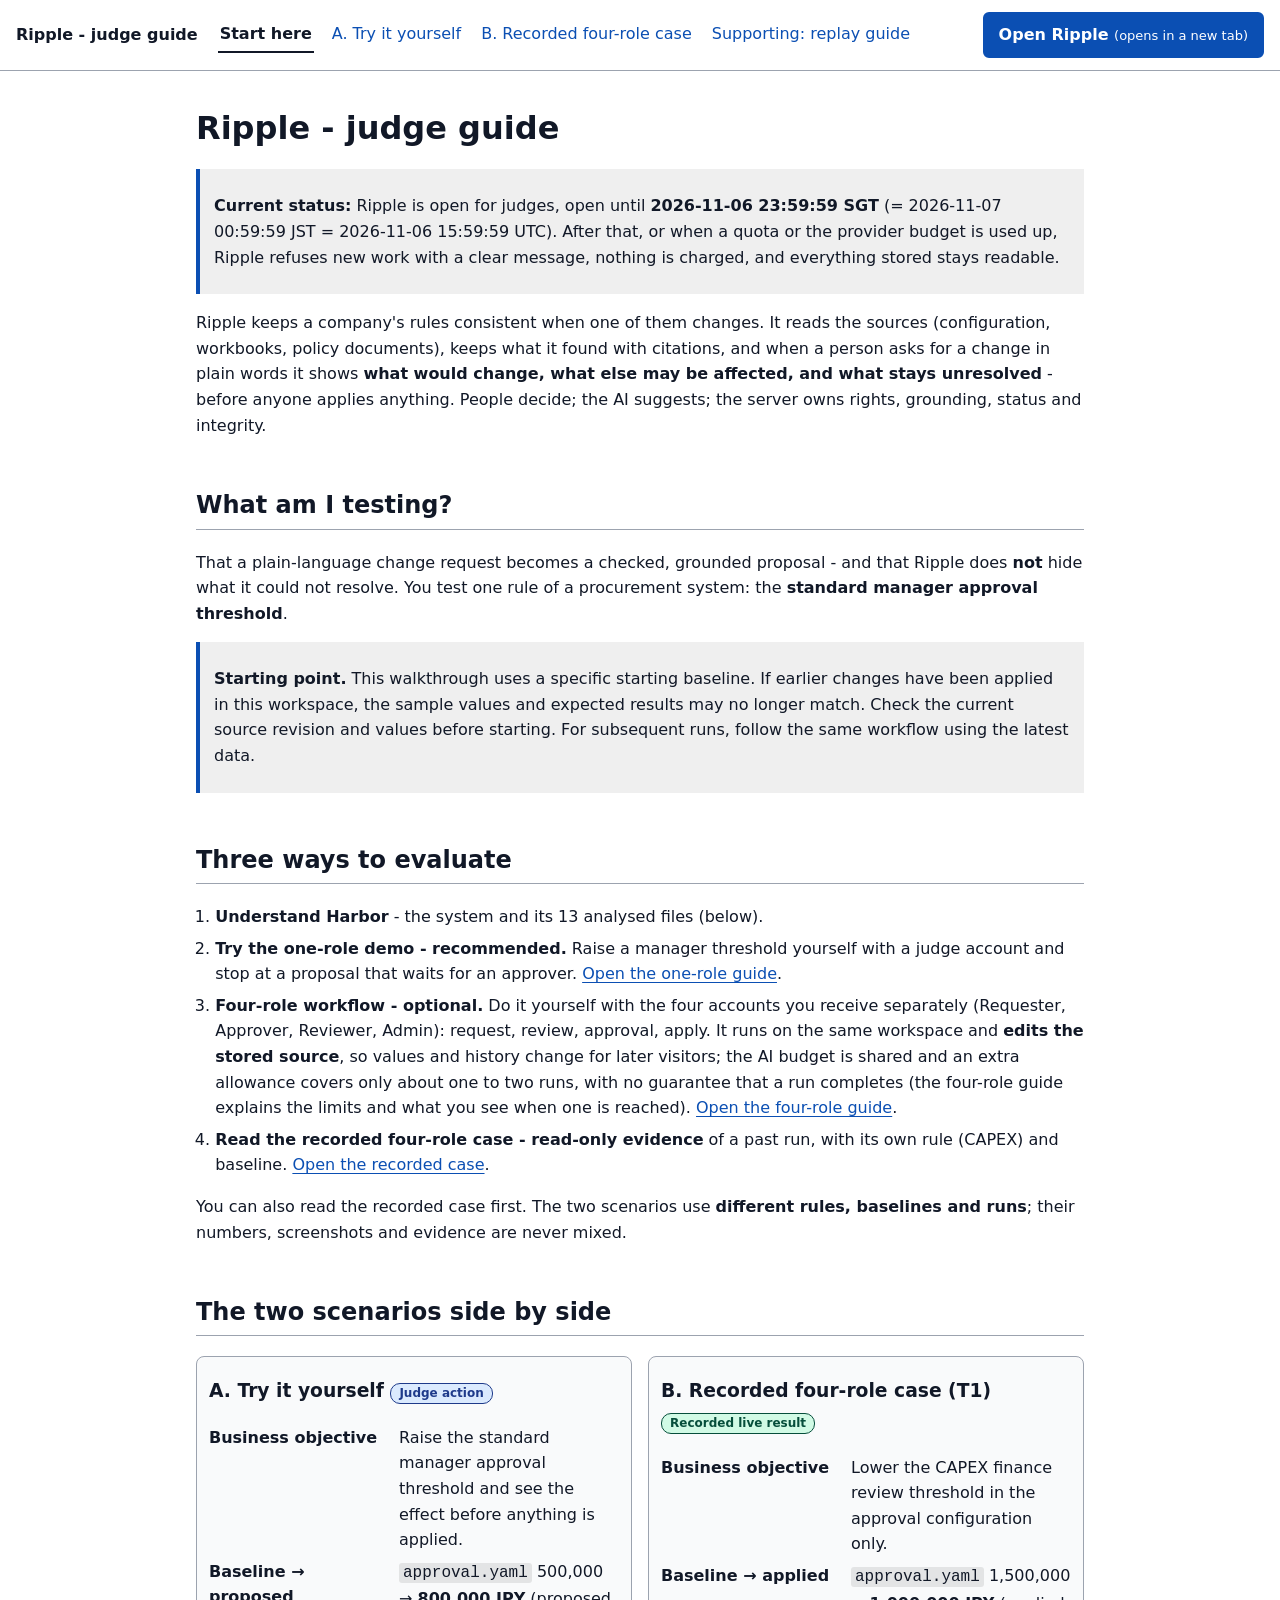
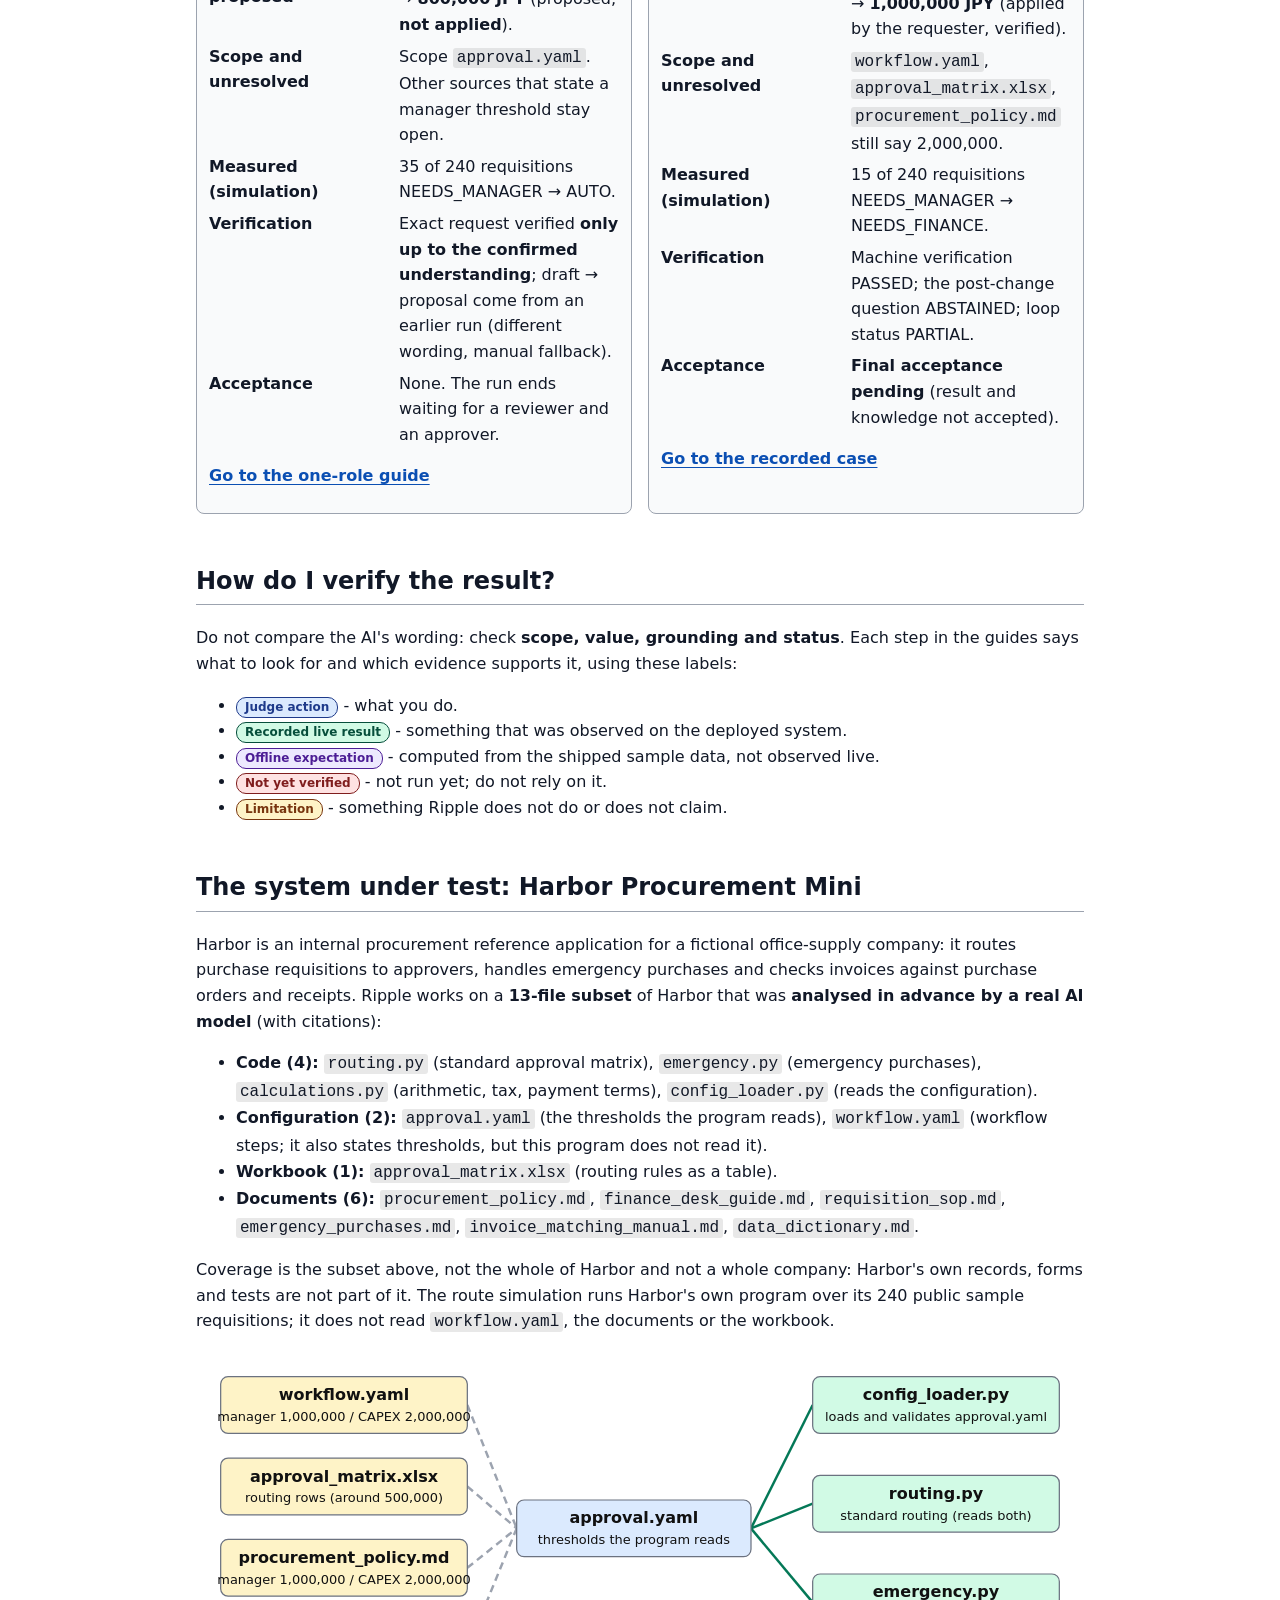
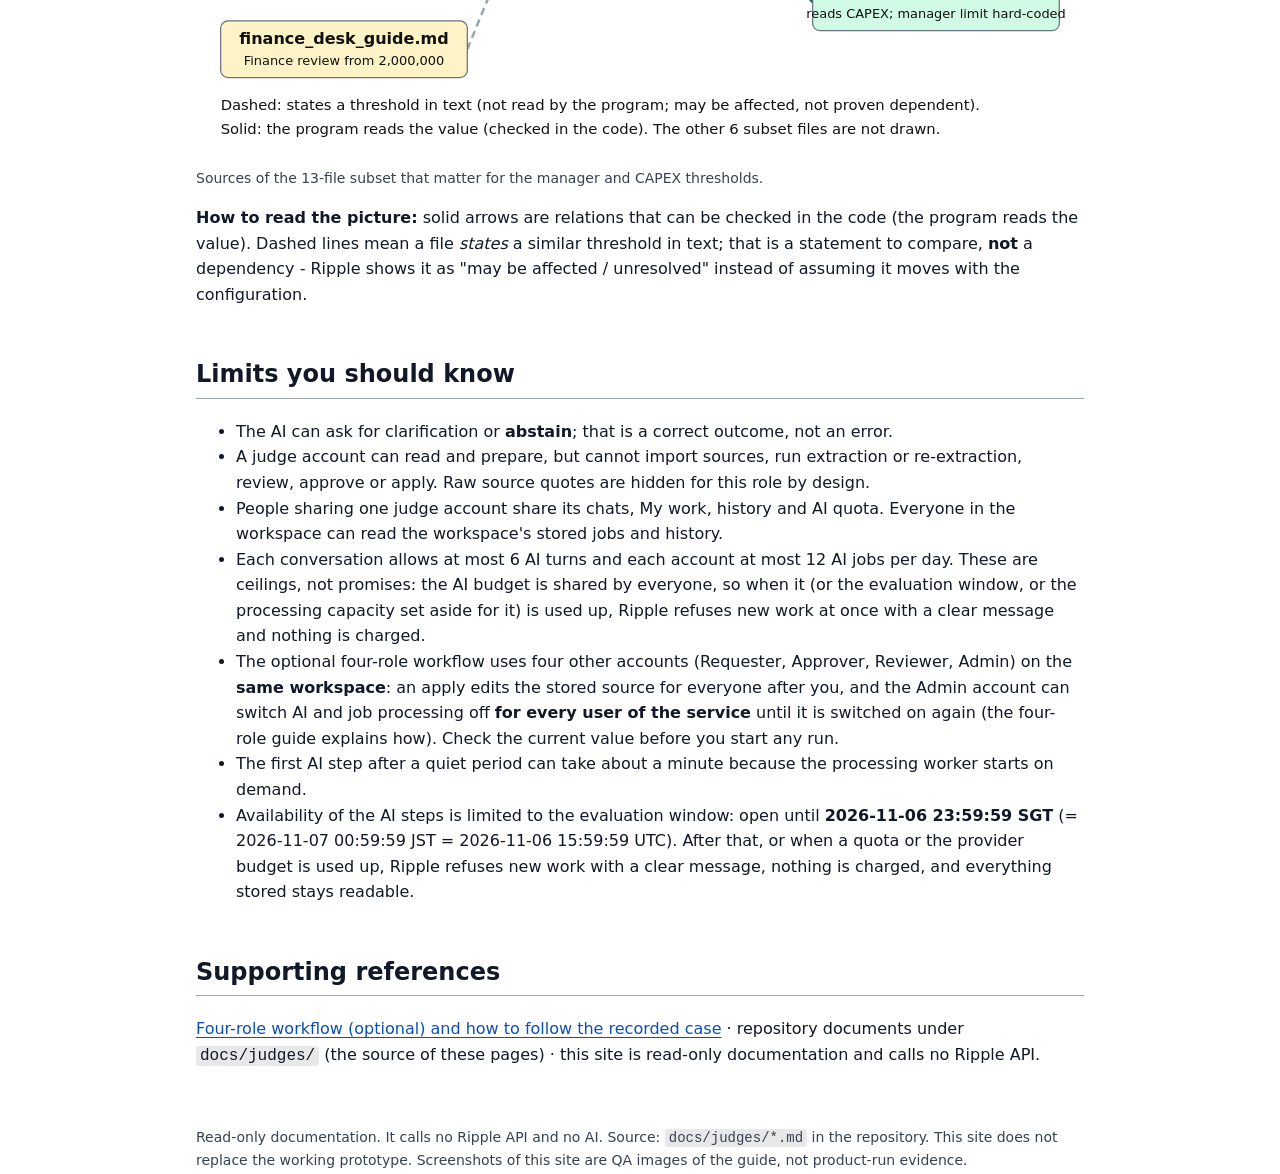
<file: site/judges/index.html>
<!doctype html>
<html lang="en"><head><meta charset="utf-8"><meta name="viewport" content="width=device-width, initial-scale=1">
<title>Start here - Ripple judge guide</title><meta name="robots" content="noindex"><link rel="stylesheet" href="style.css"><script src="site.js" defer></script></head>
<body><a class="skip" href="#main">Skip to content</a>
<header><strong>Ripple - judge guide</strong><nav aria-label="Guide"><a href="index.html" aria-current="page">Start here</a><a href="one-role-guide.html">A. Try it yourself</a><a href="four-role-case.html">B. Recorded four-role case</a><a href="four-role-replay.html">Supporting: replay guide</a></nav><a class="btn" href="https://pitchrc---ripple-s6pcepa2cq-as.a.run.app/app-next/" target="_blank" rel="noopener noreferrer">Open Ripple <span class="ext">(opens in a new tab)</span></a></header>
<main id="main"><h1>Ripple - judge guide</h1>
<blockquote>
<p><strong>Current status:</strong> Ripple is open for judges, open until <strong>2026-11-06 23:59:59 SGT</strong> (= 2026-11-07 00:59:59 JST = 2026-11-06 15:59:59 UTC). After that, or when a quota or the provider budget is used up, Ripple refuses new work with a clear message, nothing is charged, and everything stored stays readable.</p>
</blockquote>
<p>Ripple keeps a company's rules consistent when one of them changes. It reads the sources (configuration, workbooks, policy documents), keeps what it found with citations, and when a person asks for a change in plain words it shows <strong>what would change, what else may be affected, and what stays unresolved</strong> - before anyone applies anything. People decide; the AI suggests; the server owns rights, grounding, status and integrity.</p>
<h2>What am I testing?</h2>
<p>That a plain-language change request becomes a checked, grounded proposal - and that Ripple does <strong>not</strong> hide what it could not resolve. You test one rule of a procurement system: the <strong>standard manager approval threshold</strong>.</p>
<blockquote>
<p><strong>Starting point.</strong> This walkthrough uses a specific starting baseline. If earlier changes have been applied in this workspace, the sample values and expected results may no longer match. Check the current source revision and values before starting. For subsequent runs, follow the same workflow using the latest data.</p>
</blockquote>
<h2>Three ways to evaluate</h2>
<ol class="route">
<li><strong>Understand Harbor</strong> - the system and its 13 analysed files (below).</li>
<li><strong>Try the one-role demo - recommended.</strong> Raise a manager threshold yourself with a judge account and stop at a proposal that waits for an approver. <a href="one-role-guide.html">Open the one-role guide</a>.</li>
<li><strong>Four-role workflow - optional.</strong> Do it yourself with the four accounts you receive separately (Requester, Approver, Reviewer, Admin): request, review, approval, apply. It runs on the same workspace and <strong>edits the stored source</strong>, so values and history change for later visitors; the AI budget is shared and an extra allowance covers only about one to two runs, with no guarantee that a run completes (the four-role guide explains the limits and what you see when one is reached). <a href="four-role-replay.html">Open the four-role guide</a>.</li>
<li><strong>Read the recorded four-role case - read-only evidence</strong> of a past run, with its own rule (CAPEX) and baseline. <a href="four-role-case.html">Open the recorded case</a>.</li>
</ol>

<p>You can also read the recorded case first. The two scenarios use <strong>different rules, baselines and runs</strong>; their numbers, screenshots and evidence are never mixed.</p>
<h2>The two scenarios side by side</h2>
<div class="cards">
<section class="card" aria-labelledby="sc-a">
<h3 id="sc-a">A. Try it yourself <span class="tag t-judge">Judge action</span></h3>
<dl>
<dt>Business objective</dt><dd>Raise the standard manager approval threshold and see the effect before anything is applied.</dd>
<dt>Baseline → proposed</dt><dd><code>approval.yaml</code> 500,000 → <strong>800,000 JPY</strong> (proposed, <strong>not applied</strong>).</dd>
<dt>Scope and unresolved</dt><dd>Scope <code>approval.yaml</code>. Other sources that state a manager threshold stay open.</dd>
<dt>Measured (simulation)</dt><dd>35 of 240 requisitions NEEDS_MANAGER → AUTO.</dd>
<dt>Verification</dt><dd>Exact request verified <strong>only up to the confirmed understanding</strong>; draft → proposal come from an earlier run (different wording, manual fallback).</dd>
<dt>Acceptance</dt><dd>None. The run ends waiting for a reviewer and an approver.</dd>
</dl>
<p><a class="cta-link" href="one-role-guide.html">Go to the one-role guide</a></p>
</section>
<section class="card" aria-labelledby="sc-b">
<h3 id="sc-b">B. Recorded four-role case (T1) <span class="tag t-live">Recorded live result</span></h3>
<dl>
<dt>Business objective</dt><dd>Lower the CAPEX finance review threshold in the approval configuration only.</dd>
<dt>Baseline → applied</dt><dd><code>approval.yaml</code> 1,500,000 → <strong>1,000,000 JPY</strong> (applied by the requester, verified).</dd>
<dt>Scope and unresolved</dt><dd><code>workflow.yaml</code>, <code>approval_matrix.xlsx</code>, <code>procurement_policy.md</code> still say 2,000,000.</dd>
<dt>Measured (simulation)</dt><dd>15 of 240 requisitions NEEDS_MANAGER → NEEDS_FINANCE.</dd>
<dt>Verification</dt><dd>Machine verification PASSED; the post-change question ABSTAINED; loop status PARTIAL.</dd>
<dt>Acceptance</dt><dd><strong>Final acceptance pending</strong> (result and knowledge not accepted).</dd>
</dl>
<p><a class="cta-link" href="four-role-case.html">Go to the recorded case</a></p>
</section>
</div>

<h2>How do I verify the result?</h2>
<p>Do not compare the AI's wording: check <strong>scope, value, grounding and status</strong>. Each step in the guides says what to look for and which evidence supports it, using these labels:</p>
<ul>
<li><span class="tag t-judge">Judge action</span> - what you do.</li>
<li><span class="tag t-live">Recorded live result</span> - something that was observed on the deployed system.</li>
<li><span class="tag t-off">Offline expectation</span> - computed from the shipped sample data, not observed live.</li>
<li><span class="tag t-nv">Not yet verified</span> - not run yet; do not rely on it.</li>
<li><span class="tag t-lim">Limitation</span> - something Ripple does not do or does not claim.</li>
</ul>
<h2>The system under test: Harbor Procurement Mini</h2>
<p>Harbor is an internal procurement reference application for a fictional office-supply company: it routes purchase requisitions to approvers, handles emergency purchases and checks invoices against purchase orders and receipts. Ripple works on a <strong>13-file subset</strong> of Harbor that was <strong>analysed in advance by a real AI model</strong> (with citations):</p>
<ul>
<li><strong>Code (4):</strong> <code>routing.py</code> (standard approval matrix), <code>emergency.py</code> (emergency purchases), <code>calculations.py</code> (arithmetic, tax, payment terms), <code>config_loader.py</code> (reads the configuration).</li>
<li><strong>Configuration (2):</strong> <code>approval.yaml</code> (the thresholds the program reads), <code>workflow.yaml</code> (workflow steps; it also states thresholds, but this program does not read it).</li>
<li><strong>Workbook (1):</strong> <code>approval_matrix.xlsx</code> (routing rules as a table).</li>
<li><strong>Documents (6):</strong> <code>procurement_policy.md</code>, <code>finance_desk_guide.md</code>, <code>requisition_sop.md</code>, <code>emergency_purchases.md</code>, <code>invoice_matching_manual.md</code>, <code>data_dictionary.md</code>.</li>
</ul>
<p>Coverage is the subset above, not the whole of Harbor and not a whole company: Harbor's own records, forms and tests are not part of it. The route simulation runs Harbor's own program over its 240 public sample requisitions; it does not read <code>workflow.yaml</code>, the documents or the workbook.</p>
<figure><svg viewBox="0 0 720 330" role="img" aria-labelledby="sm-t sm-d" class="flow"><title id="sm-t">Sources of the Harbor subset and how they relate</title><desc id="sm-d">Solid arrows: the program reads the value (checked in the code). Dashed lines: a file states a similar threshold in text; this is a statement to compare, not a dependency.</desc><line x1="220" y1="43" x2="260" y2="143" stroke="#9ca3af" stroke-width="2" stroke-dasharray="6 4"/><line x1="220" y1="109" x2="260" y2="143" stroke="#9ca3af" stroke-width="2" stroke-dasharray="6 4"/><line x1="220" y1="175" x2="260" y2="143" stroke="#9ca3af" stroke-width="2" stroke-dasharray="6 4"/><line x1="220" y1="241" x2="260" y2="143" stroke="#9ca3af" stroke-width="2" stroke-dasharray="6 4"/><line x1="450" y1="143" x2="500" y2="43" stroke="#047857" stroke-width="2"/><line x1="450" y1="143" x2="500" y2="123" stroke="#047857" stroke-width="2"/><line x1="450" y1="143" x2="500" y2="203" stroke="#047857" stroke-width="2"/><rect x="20" y="20" width="200" height="46" rx="6" fill="#fef3c7" stroke="#6b7280"/><text x="120.0" y="39" text-anchor="middle" font-size="13" font-weight="600" fill="#111">workflow.yaml</text><text x="120.0" y="56" text-anchor="middle" font-size="10.5" fill="#111">manager 1,000,000 / CAPEX 2,000,000</text><rect x="20" y="86" width="200" height="46" rx="6" fill="#fef3c7" stroke="#6b7280"/><text x="120.0" y="105" text-anchor="middle" font-size="13" font-weight="600" fill="#111">approval_matrix.xlsx</text><text x="120.0" y="122" text-anchor="middle" font-size="10.5" fill="#111">routing rows (around 500,000)</text><rect x="20" y="152" width="200" height="46" rx="6" fill="#fef3c7" stroke="#6b7280"/><text x="120.0" y="171" text-anchor="middle" font-size="13" font-weight="600" fill="#111">procurement_policy.md</text><text x="120.0" y="188" text-anchor="middle" font-size="10.5" fill="#111">manager 1,000,000 / CAPEX 2,000,000</text><rect x="20" y="218" width="200" height="46" rx="6" fill="#fef3c7" stroke="#6b7280"/><text x="120.0" y="237" text-anchor="middle" font-size="13" font-weight="600" fill="#111">finance_desk_guide.md</text><text x="120.0" y="254" text-anchor="middle" font-size="10.5" fill="#111">Finance review from 2,000,000</text><rect x="260" y="120" width="190" height="46" rx="6" fill="#dbeafe" stroke="#6b7280"/><text x="355.0" y="139" text-anchor="middle" font-size="13" font-weight="600" fill="#111">approval.yaml</text><text x="355.0" y="156" text-anchor="middle" font-size="10.5" fill="#111">thresholds the program reads</text><rect x="500" y="20" width="200" height="46" rx="6" fill="#d1fae5" stroke="#6b7280"/><text x="600.0" y="39" text-anchor="middle" font-size="13" font-weight="600" fill="#111">config_loader.py</text><text x="600.0" y="56" text-anchor="middle" font-size="10.5" fill="#111">loads and validates approval.yaml</text><rect x="500" y="100" width="200" height="46" rx="6" fill="#d1fae5" stroke="#6b7280"/><text x="600.0" y="119" text-anchor="middle" font-size="13" font-weight="600" fill="#111">routing.py</text><text x="600.0" y="136" text-anchor="middle" font-size="10.5" fill="#111">standard routing (reads both)</text><rect x="500" y="180" width="200" height="46" rx="6" fill="#d1fae5" stroke="#6b7280"/><text x="600.0" y="199" text-anchor="middle" font-size="13" font-weight="600" fill="#111">emergency.py</text><text x="600.0" y="216" text-anchor="middle" font-size="10.5" fill="#111">reads CAPEX; manager limit hard-coded</text><text x="20" y="290" font-size="12" fill="#111">Dashed: states a threshold in text (not read by the program; may be affected, not proven dependent).</text><text x="20" y="310" font-size="12" fill="#111">Solid: the program reads the value (checked in the code). The other 6 subset files are not drawn.</text></svg><figcaption>Sources of the 13-file subset that matter for the manager and CAPEX thresholds.</figcaption></figure>
<p><strong>How to read the picture:</strong> solid arrows are relations that can be checked in the code (the program reads the value). Dashed lines mean a file <em>states</em> a similar threshold in text; that is a statement to compare, <strong>not</strong> a dependency - Ripple shows it as "may be affected / unresolved" instead of assuming it moves with the configuration.</p>
<h2>Limits you should know</h2>
<ul>
<li>The AI can ask for clarification or <strong>abstain</strong>; that is a correct outcome, not an error.</li>
<li>A judge account can read and prepare, but cannot import sources, run extraction or re-extraction, review, approve or apply. Raw source quotes are hidden for this role by design.</li>
<li>People sharing one judge account share its chats, My work, history and AI quota. Everyone in the workspace can read the workspace's stored jobs and history.</li>
<li>Each conversation allows at most 6 AI turns and each account at most 12 AI jobs per day. These are ceilings, not promises: the AI budget is shared by everyone, so when it (or the evaluation window, or the processing capacity set aside for it) is used up, Ripple refuses new work at once with a clear message and nothing is charged.</li>
<li>The optional four-role workflow uses four other accounts (Requester, Approver, Reviewer, Admin) on the <strong>same workspace</strong>: an apply edits the stored source for everyone after you, and the Admin account can switch AI and job processing off <strong>for every user of the service</strong> until it is switched on again (the four-role guide explains how). Check the current value before you start any run.</li>
<li>The first AI step after a quiet period can take about a minute because the processing worker starts on demand.</li>
<li>Availability of the AI steps is limited to the evaluation window: open until <strong>2026-11-06 23:59:59 SGT</strong> (= 2026-11-07 00:59:59 JST = 2026-11-06 15:59:59 UTC). After that, or when a quota or the provider budget is used up, Ripple refuses new work with a clear message, nothing is charged, and everything stored stays readable.</li>
</ul>
<h2>Supporting references</h2>
<p><a href="four-role-replay.html">Four-role workflow (optional) and how to follow the recorded case</a> · repository documents under <code>docs/judges/</code> (the source of these pages) · this site is read-only documentation and calls no Ripple API.</p></main>
<footer><p>Read-only documentation. It calls no Ripple API and no AI. Source: <code>docs/judges/*.md</code> in the repository. This site does not replace the working prototype. Screenshots of this site are QA images of the guide, not product-run evidence.</p></footer></body></html>
</file>
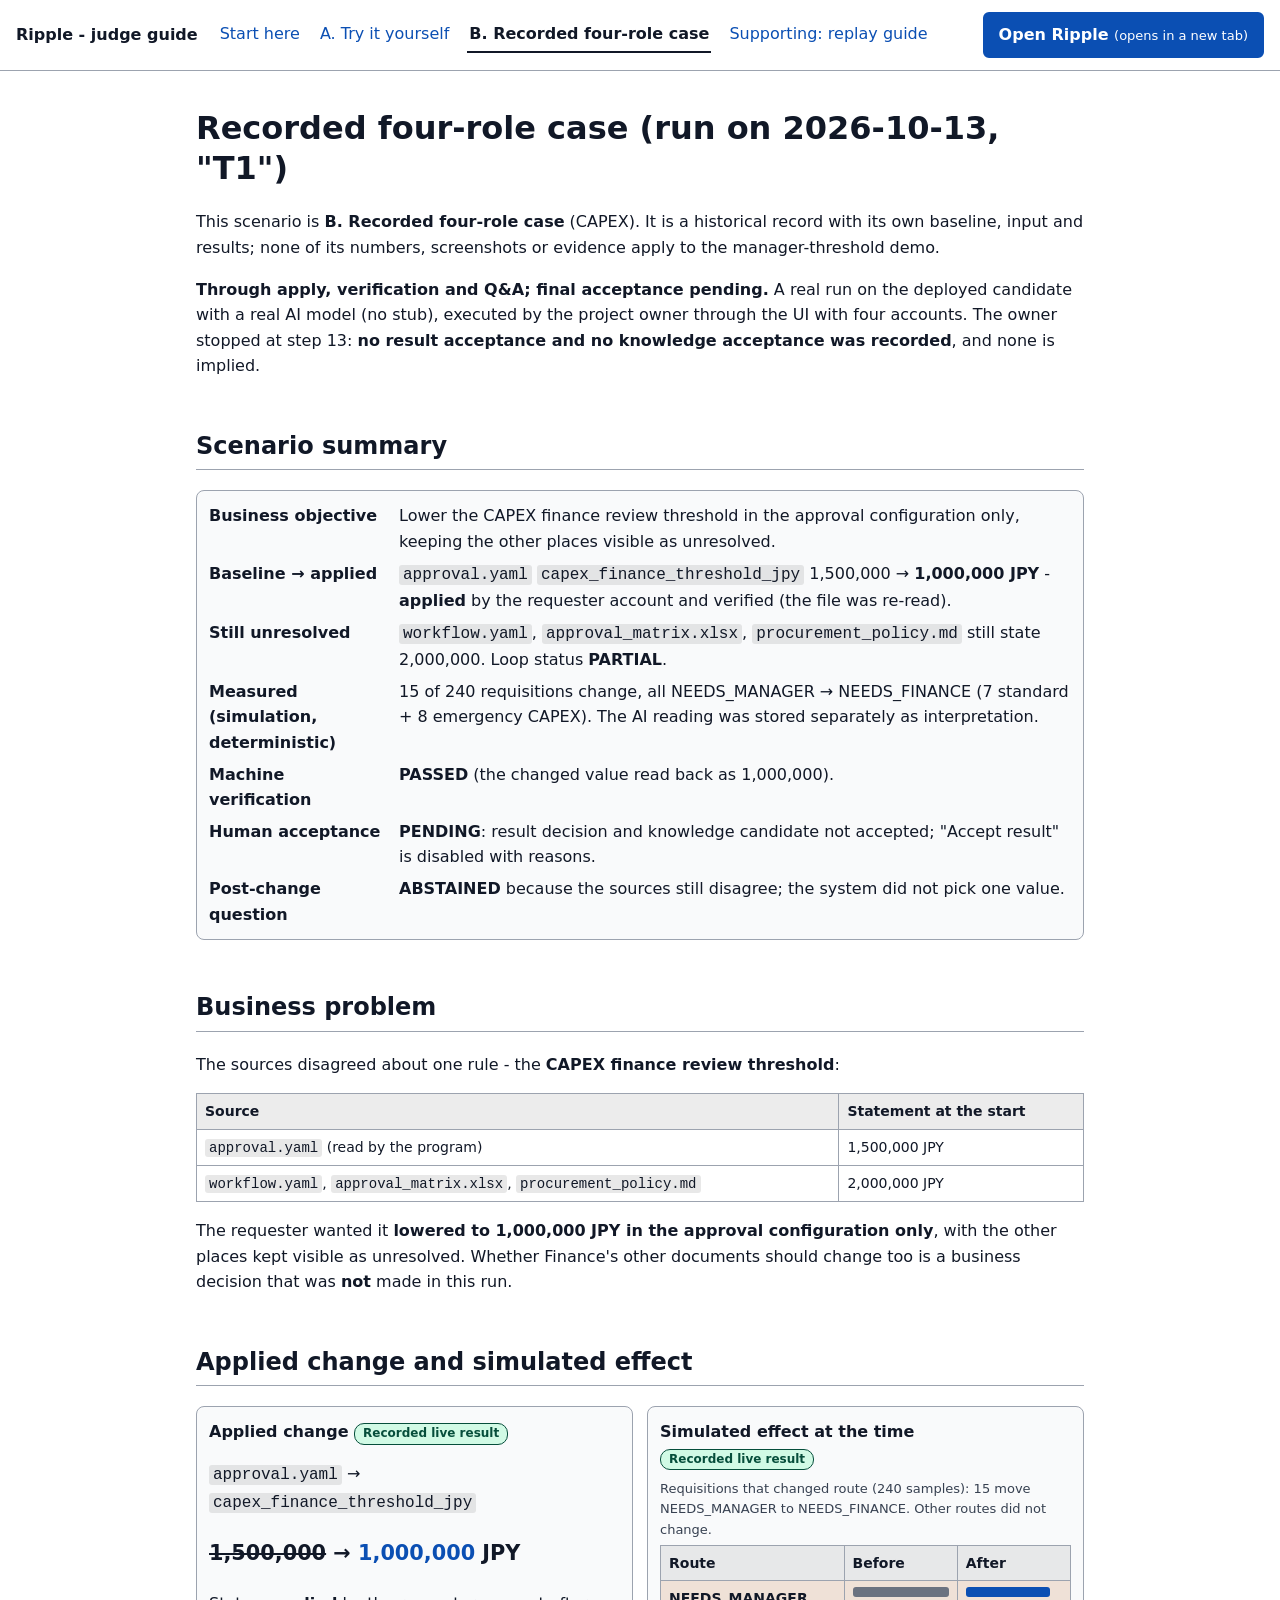
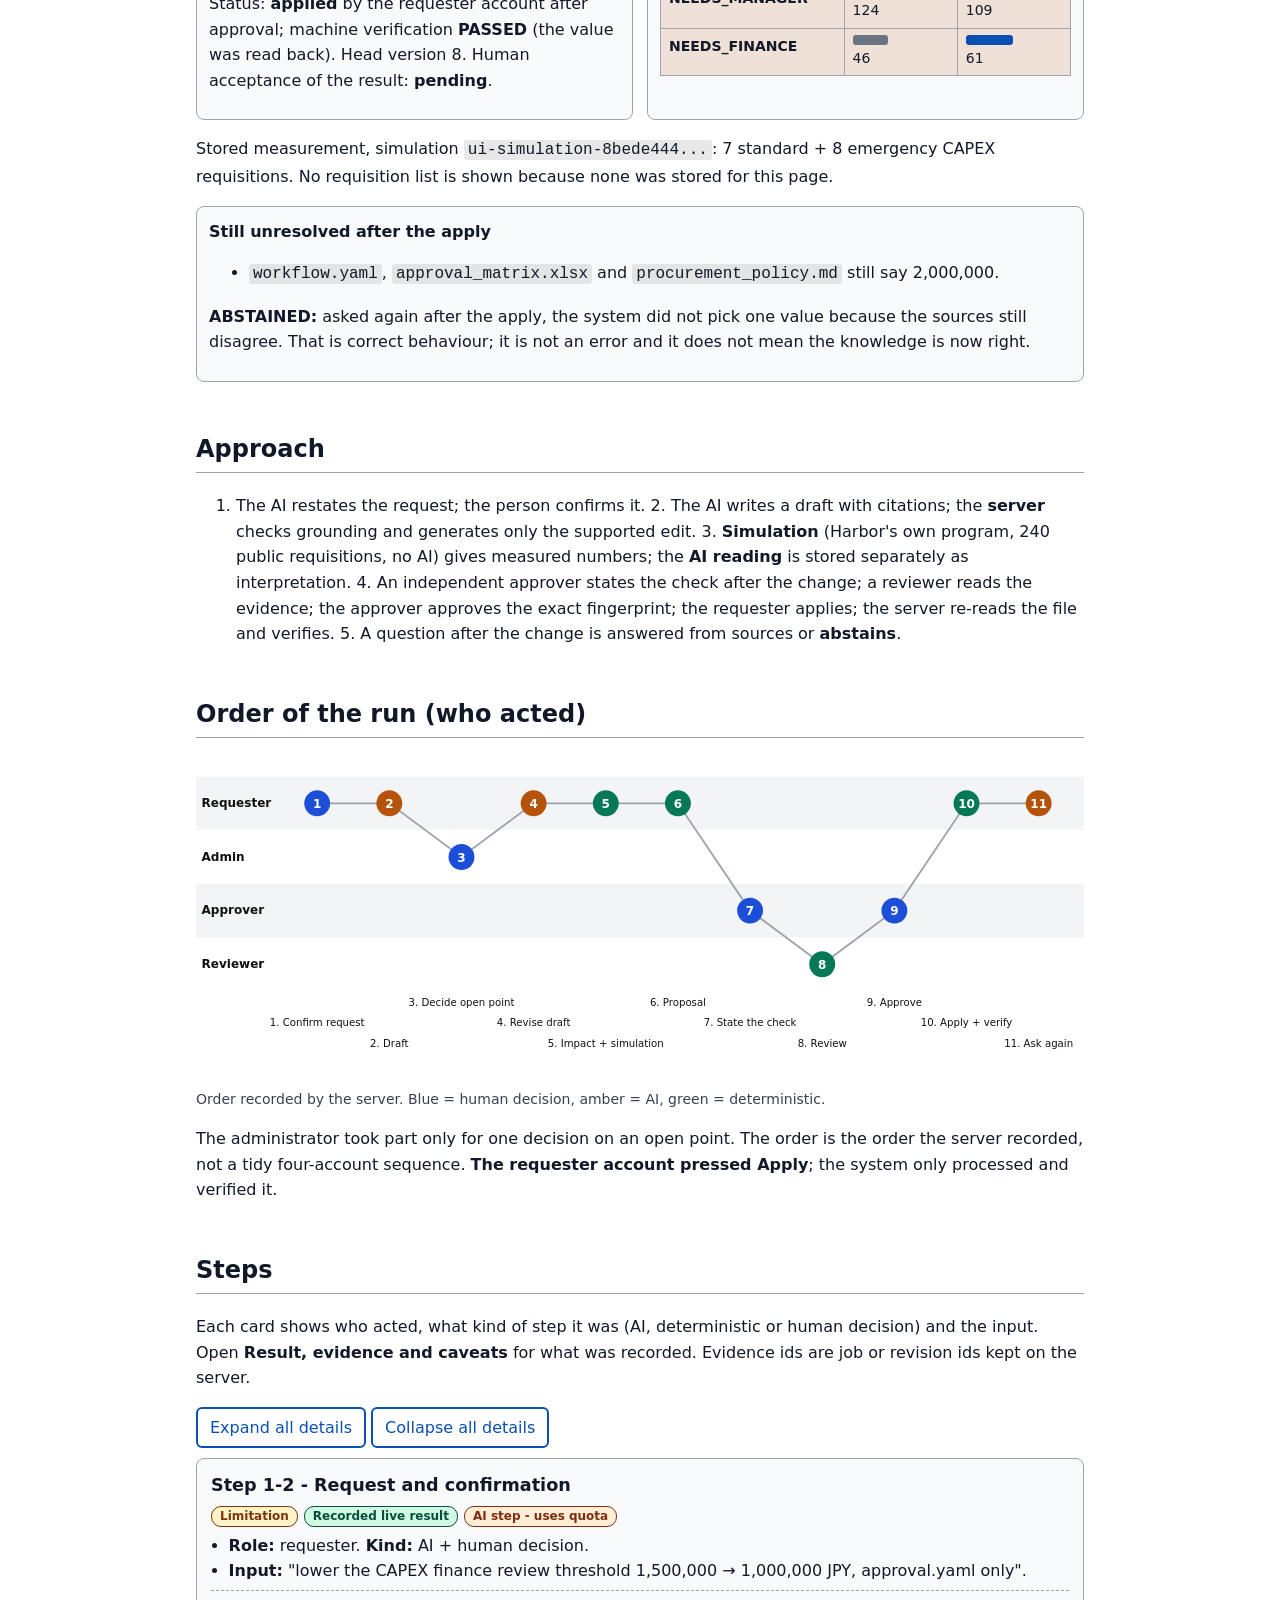
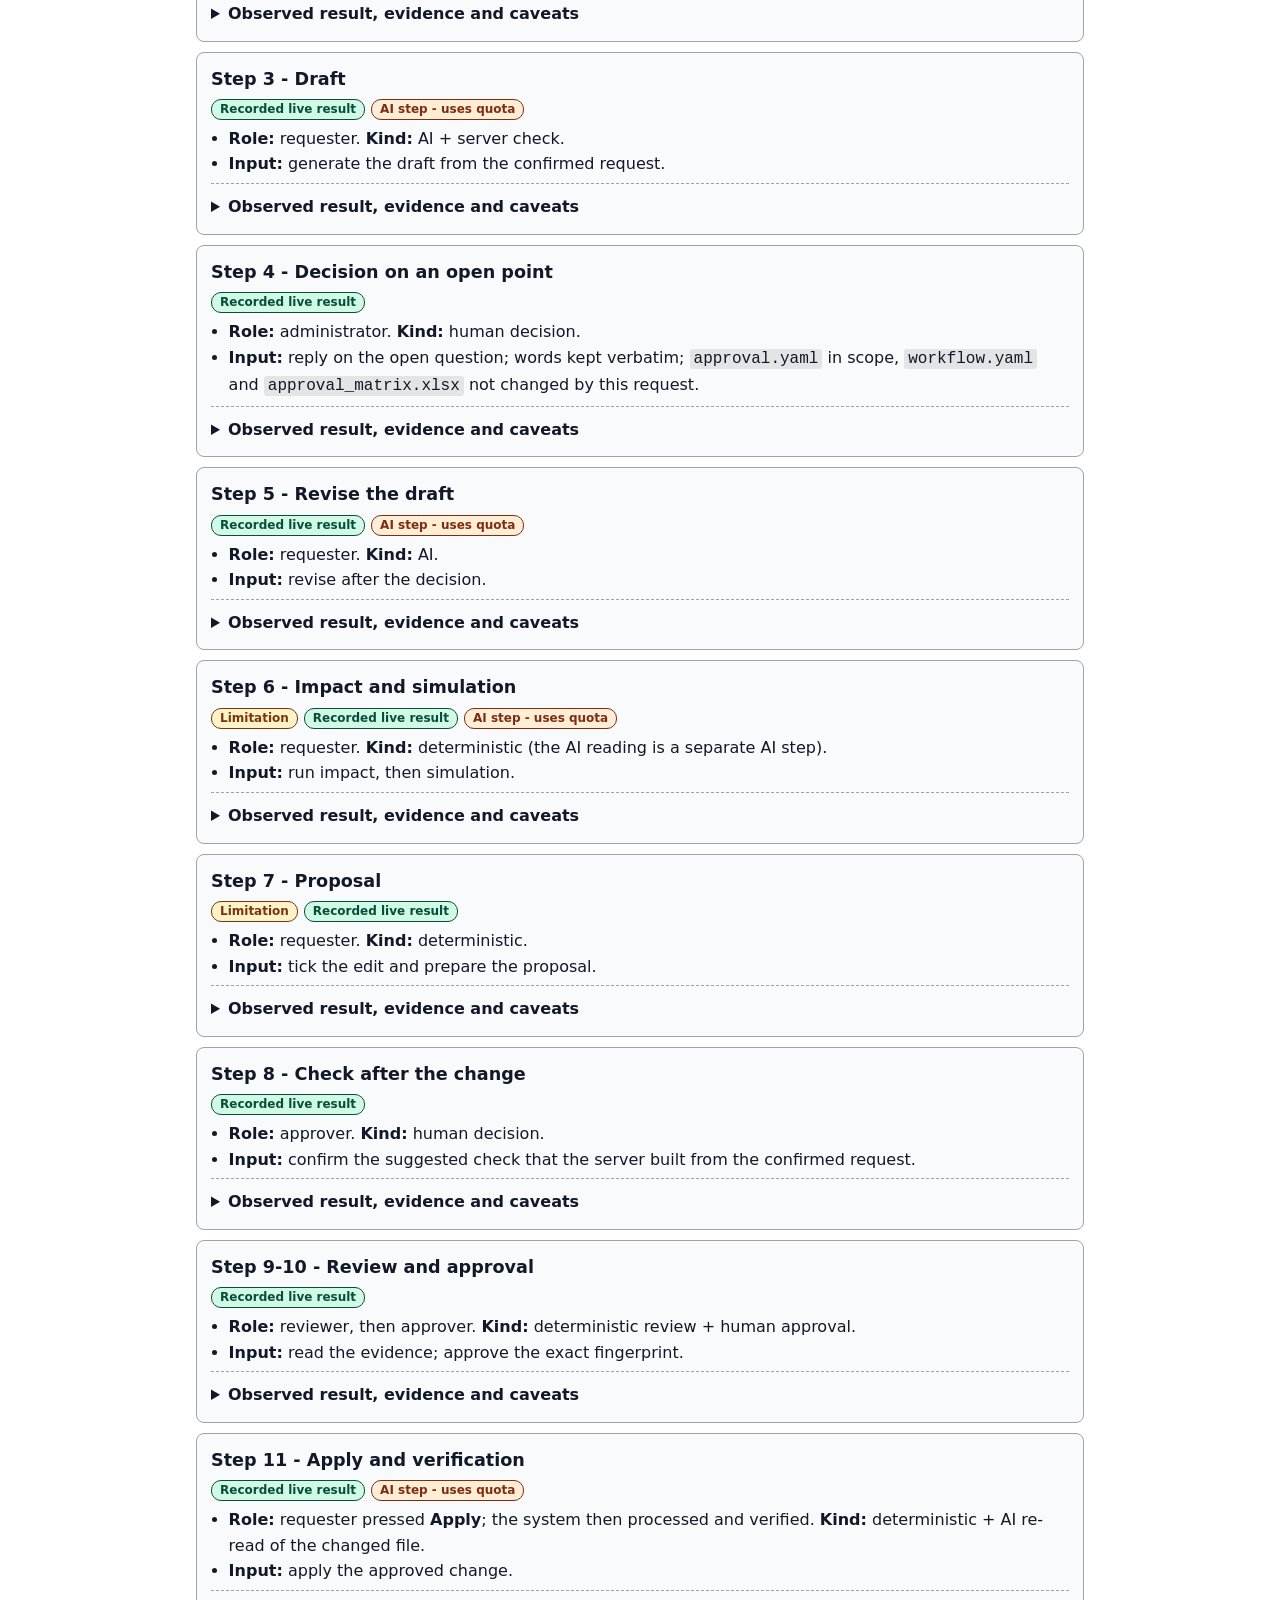
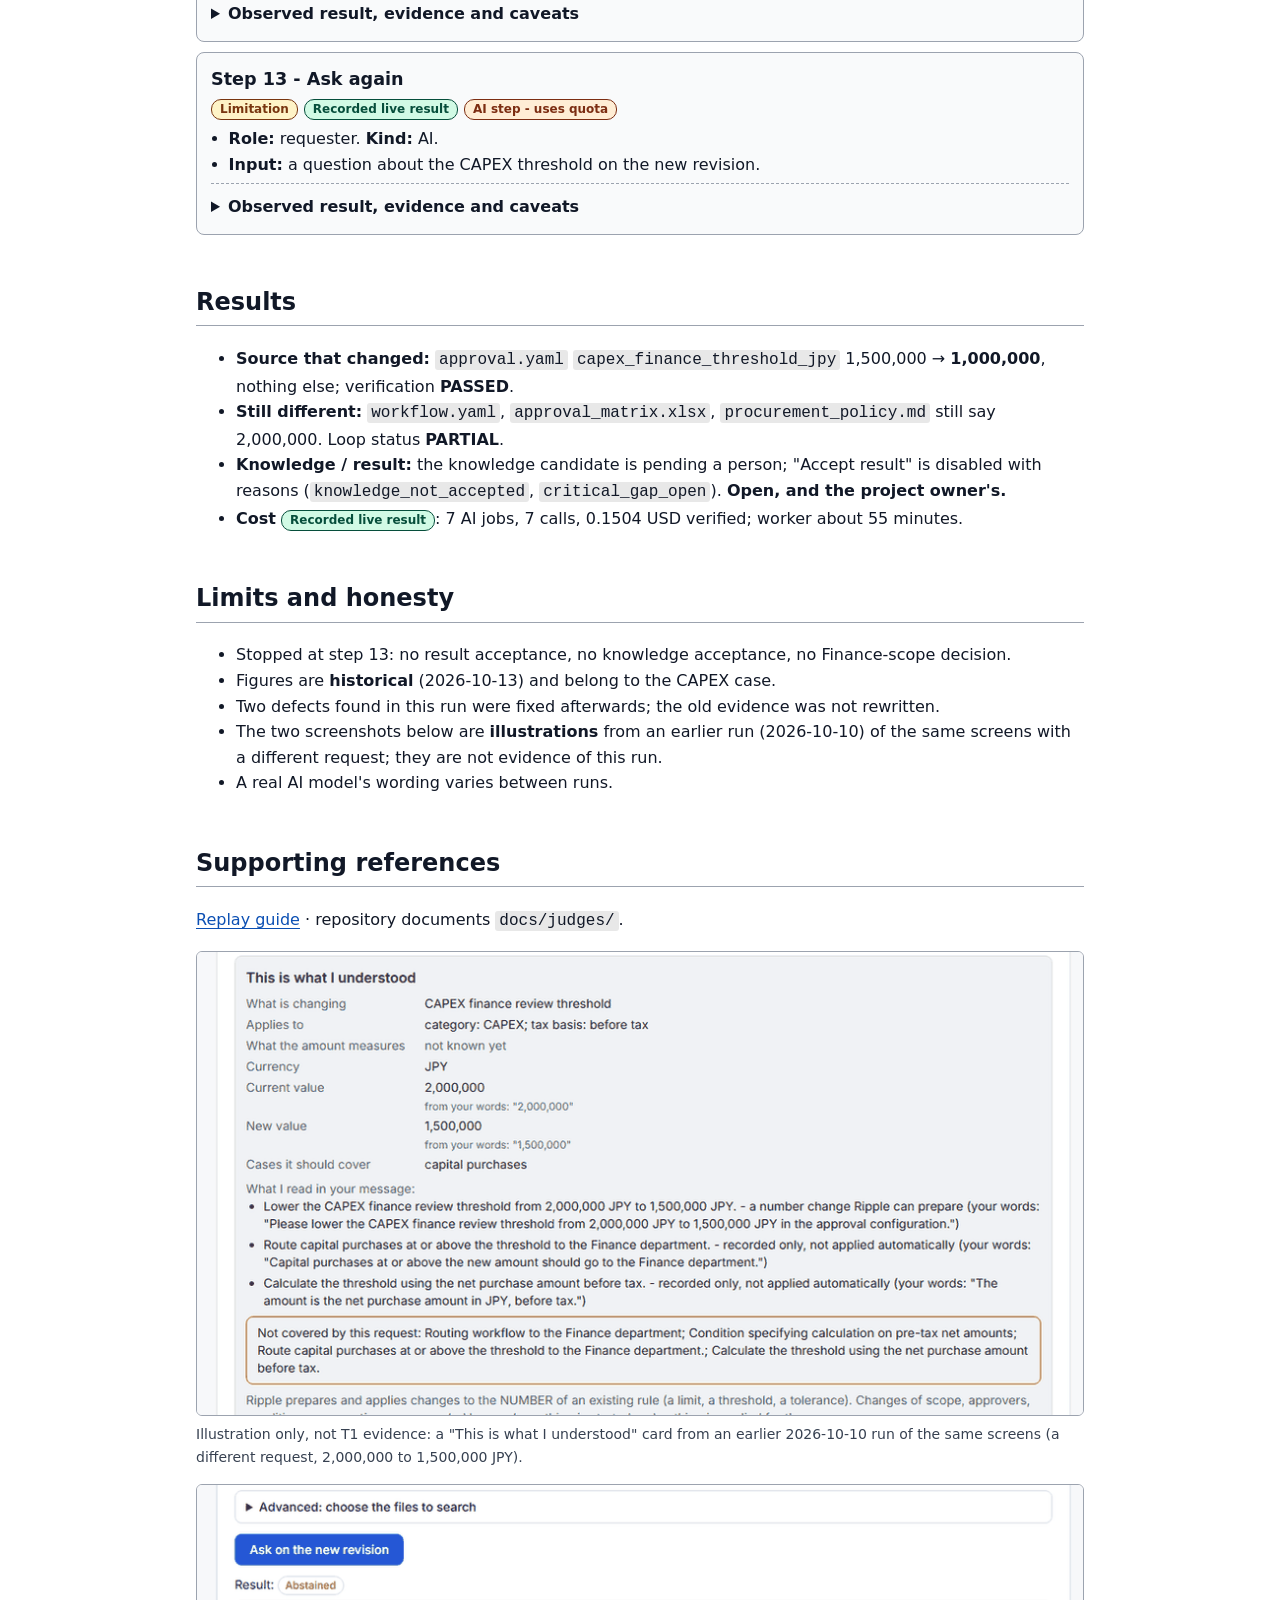
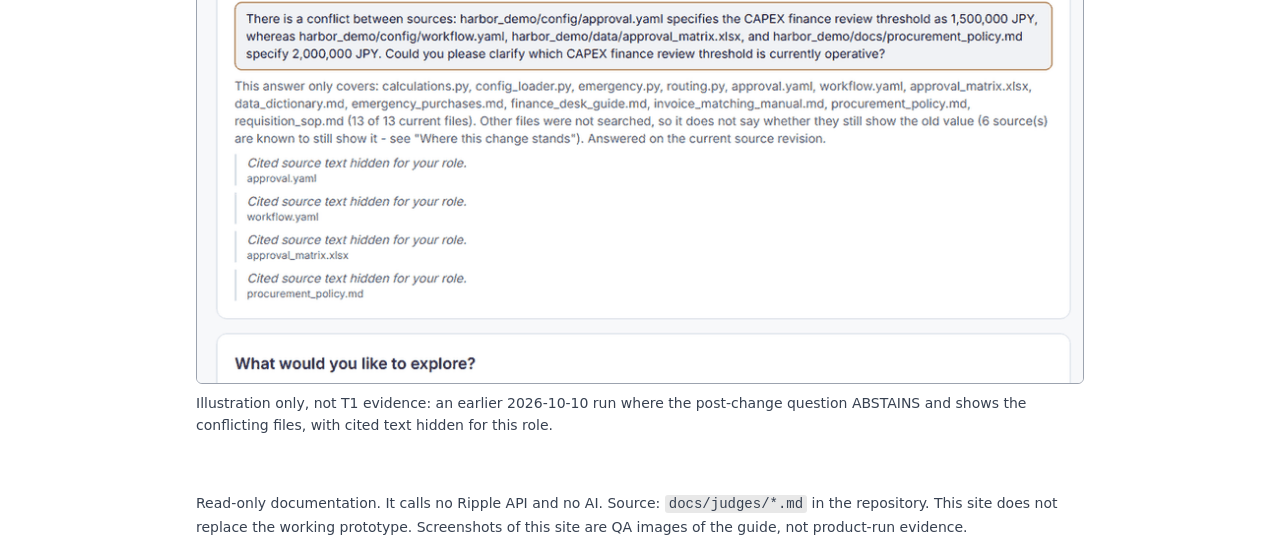
<file: site/judges/four-role-case.html>
<!doctype html>
<html lang="en"><head><meta charset="utf-8"><meta name="viewport" content="width=device-width, initial-scale=1">
<title>B. Recorded four-role case - Ripple judge guide</title><meta name="robots" content="noindex"><link rel="stylesheet" href="style.css"><script src="site.js" defer></script></head>
<body><a class="skip" href="#main">Skip to content</a>
<header><strong>Ripple - judge guide</strong><nav aria-label="Guide"><a href="index.html">Start here</a><a href="one-role-guide.html">A. Try it yourself</a><a href="four-role-case.html" aria-current="page">B. Recorded four-role case</a><a href="four-role-replay.html">Supporting: replay guide</a></nav><a class="btn" href="https://pitchrc---ripple-s6pcepa2cq-as.a.run.app/app-next/" target="_blank" rel="noopener noreferrer">Open Ripple <span class="ext">(opens in a new tab)</span></a></header>
<main id="main"><h1>Recorded four-role case (run on 2026-10-13, "T1")</h1>
<p>This scenario is <strong>B. Recorded four-role case</strong> (CAPEX). It is a historical record with its own baseline, input and results; none of its numbers, screenshots or evidence apply to the manager-threshold demo.</p>
<p><strong>Through apply, verification and Q&A; final acceptance pending.</strong> A real run on the deployed candidate with a real AI model (no stub), executed by the project owner through the UI with four accounts. The owner stopped at step 13: <strong>no result acceptance and no knowledge acceptance was recorded</strong>, and none is implied.</p>
<h2>Scenario summary</h2>
<dl class="summary">
<dt>Business objective</dt><dd>Lower the CAPEX finance review threshold in the approval configuration only, keeping the other places visible as unresolved.</dd>
<dt>Baseline → applied</dt><dd><code>approval.yaml</code> <code>capex_finance_threshold_jpy</code> 1,500,000 → <strong>1,000,000 JPY</strong> - <strong>applied</strong> by the requester account and verified (the file was re-read).</dd>
<dt>Still unresolved</dt><dd><code>workflow.yaml</code>, <code>approval_matrix.xlsx</code>, <code>procurement_policy.md</code> still state 2,000,000. Loop status <strong>PARTIAL</strong>.</dd>
<dt>Measured (simulation, deterministic)</dt><dd>15 of 240 requisitions change, all NEEDS_MANAGER → NEEDS_FINANCE (7 standard + 8 emergency CAPEX). The AI reading was stored separately as interpretation.</dd>
<dt>Machine verification</dt><dd><strong>PASSED</strong> (the changed value read back as 1,000,000).</dd>
<dt>Human acceptance</dt><dd><strong>PENDING</strong>: result decision and knowledge candidate not accepted; "Accept result" is disabled with reasons.</dd>
<dt>Post-change question</dt><dd><strong>ABSTAINED</strong> because the sources still disagree; the system did not pick one value.</dd>
</dl>

<h2>Business problem</h2>
<p>The sources disagreed about one rule - the <strong>CAPEX finance review threshold</strong>:</p>
<div class="tw" tabindex="0" role="region" aria-label="Table (scrolls only if the screen is very narrow)"><table>
<thead>
<tr>
<th>Source</th>
<th>Statement at the start</th>
</tr>
</thead>
<tbody>
<tr>
<td><code>approval.yaml</code> (read by the program)</td>
<td>1,500,000 JPY</td>
</tr>
<tr>
<td><code>workflow.yaml</code>, <code>approval_matrix.xlsx</code>, <code>procurement_policy.md</code></td>
<td>2,000,000 JPY</td>
</tr>
</tbody>
</table></div>
<p>The requester wanted it <strong>lowered to 1,000,000 JPY in the approval configuration only</strong>, with the other places kept visible as unresolved. Whether Finance's other documents should change too is a business decision that was <strong>not</strong> made in this run.</p>
<h2>Applied change and simulated effect</h2>
<div class="panels"><section class="panel" aria-labelledby="pc-c"><h4 id="pc-c">Applied change <span class="tag t-live">Recorded live result</span></h4><p><code>approval.yaml</code> &rarr; <code>capex_finance_threshold_jpy</code></p><p class="delta"><span class="from">1,500,000</span> &rarr; <span class="to">1,000,000</span> JPY</p><p>Status: <strong>applied</strong> by the requester account after approval; machine verification <strong>PASSED</strong> (the value was read back). Head version 8. Human acceptance of the result: <strong>pending</strong>.</p></section><section class="panel" aria-labelledby="se-c"><h4 id="se-c">Simulated effect at the time <span class="tag t-live">Recorded live result</span></h4><table class="bars"><caption>Requisitions that changed route (240 samples): 15 move NEEDS_MANAGER to NEEDS_FINANCE. Other routes did not change.</caption><thead><tr><th scope="col">Route</th><th scope="col">Before</th><th scope="col">After</th></tr></thead><tbody><tr class="chg"><th scope="row">NEEDS_MANAGER</th><td><span class="bar b w100"></span><span class="num">124</span></td><td><span class="bar a w88"></span><span class="num">109</span></td></tr><tr class="chg"><th scope="row">NEEDS_FINANCE</th><td><span class="bar b w37"></span><span class="num">46</span></td><td><span class="bar a w49"></span><span class="num">61</span></td></tr></tbody></table></div><p>Stored measurement, simulation <code>ui-simulation-8bede444...</code>: 7 standard + 8 emergency CAPEX requisitions. No requisition list is shown because none was stored for this page.</p></section><section class="panel wide" aria-labelledby="un-c"><h4 id="un-c">Still unresolved after the apply</h4><ul><li><code>workflow.yaml</code>, <code>approval_matrix.xlsx</code> and <code>procurement_policy.md</code> still say 2,000,000.</li></ul><p><strong>ABSTAINED:</strong> asked again after the apply, the system did not pick one value because the sources still disagree. That is correct behaviour; it is not an error and it does not mean the knowledge is now right.</p></section></div>
<h2>Approach</h2>
<ol>
<li>The AI restates the request; the person confirms it. 2. The AI writes a draft with citations; the <strong>server</strong> checks grounding and generates only the supported edit. 3. <strong>Simulation</strong> (Harbor's own program, 240 public requisitions, no AI) gives measured numbers; the <strong>AI reading</strong> is stored separately as interpretation. 4. An independent approver states the check after the change; a reviewer reads the evidence; the approver approves the exact fingerprint; the requester applies; the server re-reads the file and verifies. 5. A question after the change is answered from sources or <strong>abstains</strong>.</li>
</ol>
<h2>Order of the run (who acted)</h2>
<figure><svg viewBox="0 0 960 348" role="img" aria-labelledby="fd-t fd-d" class="flow"><title id="fd-t">Order of the recorded four-role run</title><desc id="fd-d">Eleven steps in the order the server recorded them, drawn in the lane of the role that acted. Blue is a human decision, amber an AI call, green deterministic work.</desc><rect x="0" y="20" width="960" height="58" fill="#f3f4f6"/><text x="6" y="53.0" font-size="13" font-weight="600" fill="#111">Requester</text><rect x="0" y="78" width="960" height="58" fill="#ffffff"/><text x="6" y="111.0" font-size="13" font-weight="600" fill="#111">Admin</text><rect x="0" y="136" width="960" height="58" fill="#f3f4f6"/><text x="6" y="169.0" font-size="13" font-weight="600" fill="#111">Approver</text><rect x="0" y="194" width="960" height="58" fill="#ffffff"/><text x="6" y="227.0" font-size="13" font-weight="600" fill="#111">Reviewer</text><polyline fill="none" stroke="#9ca3af" stroke-width="2" points="131,49 209,49 287,107 365,49 443,49 521,49 599,165 677,223 755,165 833,49 911,49"/><circle cx="131" cy="49" r="14" fill="#1d4ed8"/><text x="131" y="54" text-anchor="middle" font-size="13" fill="#fff" font-weight="700">1</text><text x="131" y="290" text-anchor="middle" font-size="11" fill="#111">1. Confirm request</text><circle cx="209" cy="49" r="14" fill="#b45309"/><text x="209" y="54" text-anchor="middle" font-size="13" fill="#fff" font-weight="700">2</text><text x="209" y="312" text-anchor="middle" font-size="11" fill="#111">2. Draft</text><circle cx="287" cy="107" r="14" fill="#1d4ed8"/><text x="287" y="112" text-anchor="middle" font-size="13" fill="#fff" font-weight="700">3</text><text x="287" y="268" text-anchor="middle" font-size="11" fill="#111">3. Decide open point</text><circle cx="365" cy="49" r="14" fill="#b45309"/><text x="365" y="54" text-anchor="middle" font-size="13" fill="#fff" font-weight="700">4</text><text x="365" y="290" text-anchor="middle" font-size="11" fill="#111">4. Revise draft</text><circle cx="443" cy="49" r="14" fill="#047857"/><text x="443" y="54" text-anchor="middle" font-size="13" fill="#fff" font-weight="700">5</text><text x="443" y="312" text-anchor="middle" font-size="11" fill="#111">5. Impact + simulation</text><circle cx="521" cy="49" r="14" fill="#047857"/><text x="521" y="54" text-anchor="middle" font-size="13" fill="#fff" font-weight="700">6</text><text x="521" y="268" text-anchor="middle" font-size="11" fill="#111">6. Proposal</text><circle cx="599" cy="165" r="14" fill="#1d4ed8"/><text x="599" y="170" text-anchor="middle" font-size="13" fill="#fff" font-weight="700">7</text><text x="599" y="290" text-anchor="middle" font-size="11" fill="#111">7. State the check</text><circle cx="677" cy="223" r="14" fill="#047857"/><text x="677" y="228" text-anchor="middle" font-size="13" fill="#fff" font-weight="700">8</text><text x="677" y="312" text-anchor="middle" font-size="11" fill="#111">8. Review</text><circle cx="755" cy="165" r="14" fill="#1d4ed8"/><text x="755" y="170" text-anchor="middle" font-size="13" fill="#fff" font-weight="700">9</text><text x="755" y="268" text-anchor="middle" font-size="11" fill="#111">9. Approve</text><circle cx="833" cy="49" r="14" fill="#047857"/><text x="833" y="54" text-anchor="middle" font-size="13" fill="#fff" font-weight="700">10</text><text x="833" y="290" text-anchor="middle" font-size="11" fill="#111">10. Apply + verify</text><circle cx="911" cy="49" r="14" fill="#b45309"/><text x="911" y="54" text-anchor="middle" font-size="13" fill="#fff" font-weight="700">11</text><text x="911" y="312" text-anchor="middle" font-size="11" fill="#111">11. Ask again</text></svg><figcaption>Order recorded by the server. Blue = human decision, amber = AI, green = deterministic.</figcaption></figure>
<p>The administrator took part only for one decision on an open point. The order is the order the server recorded, not a tidy four-account sequence. <strong>The requester account pressed Apply</strong>; the system only processed and verified it.</p>
<h2>Steps</h2>
<p>Each card shows who acted, what kind of step it was (AI, deterministic or human decision) and the input. Open <strong>Result, evidence and caveats</strong> for what was recorded. Evidence ids are job or revision ids kept on the server.</p>
<div class="stepbar"><button type="button" data-expand="1">Expand all details</button> <button type="button" data-expand="0">Collapse all details</button></div><article class="stepcard"><h3>Step 1-2 - Request and confirmation</h3><p class="strip"><span class="tag t-lim">Limitation</span> <span class="tag t-live">Recorded live result</span> <span class="tag t-ai">AI step - uses quota</span></p><ul class="vis"><li><strong>Role:</strong> requester. <strong>Kind:</strong> AI + human decision.</li><li><strong>Input:</strong> "lower the CAPEX finance review threshold 1,500,000 → 1,000,000 JPY, approval.yaml only".</li></ul><details><summary>Observed result, evidence and caveats</summary><ul><li><strong>Result</strong> <span class="tag t-live">Recorded live result</span>: card READY; intent <code>intent-ddf0f579fb59...</code> confirmed.</li><li><strong>Caveat</strong> <span class="tag t-lim">Limitation</span>: the scope limit was recorded as a note, <strong>not enforced</strong>; "applies to" showed "not known yet".</li></ul></details></article>
<article class="stepcard"><h3>Step 3 - Draft</h3><p class="strip"><span class="tag t-live">Recorded live result</span> <span class="tag t-ai">AI step - uses quota</span></p><ul class="vis"><li><strong>Role:</strong> requester. <strong>Kind:</strong> AI + server check.</li><li><strong>Input:</strong> generate the draft from the confirmed request.</li></ul><details><summary>Observed result, evidence and caveats</summary><ul><li><strong>Result</strong> <span class="tag t-live">Recorded live result</span>: PARTIAL; one supported edit 1,500,000 → 1,000,000; open: one question, <code>workflow.yaml</code> steps, 2 findings. Draft <code>ui-draft-084893443fec...</code>.</li></ul></details></article>
<article class="stepcard"><h3>Step 4 - Decision on an open point</h3><p class="strip"><span class="tag t-live">Recorded live result</span> </p><ul class="vis"><li><strong>Role:</strong> administrator. <strong>Kind:</strong> human decision.</li><li><strong>Input:</strong> reply on the open question; words kept verbatim; <code>approval.yaml</code> in scope, <code>workflow.yaml</code> and <code>approval_matrix.xlsx</code> not changed by this request.</li></ul><details><summary>Observed result, evidence and caveats</summary><ul><li><strong>Result</strong> <span class="tag t-live">Recorded live result</span>: decision epoch 2 → 3; "Recorded by the server" only after the save; chat <code>chat-6eeb290b7899...</code>.</li></ul></details></article>
<article class="stepcard"><h3>Step 5 - Revise the draft</h3><p class="strip"><span class="tag t-live">Recorded live result</span> <span class="tag t-ai">AI step - uses quota</span></p><ul class="vis"><li><strong>Role:</strong> requester. <strong>Kind:</strong> AI.</li><li><strong>Input:</strong> revise after the decision.</li></ul><details><summary>Observed result, evidence and caveats</summary><ul><li><strong>Result</strong> <span class="tag t-live">Recorded live result</span>: the new draft uses the decision (not stale); open items carried over. Draft <code>ui-draft-60012d4f3b0b...</code>.</li></ul></details></article>
<article class="stepcard"><h3>Step 6 - Impact and simulation</h3><p class="strip"><span class="tag t-lim">Limitation</span> <span class="tag t-live">Recorded live result</span> <span class="tag t-ai">AI step - uses quota</span></p><ul class="vis"><li><strong>Role:</strong> requester. <strong>Kind:</strong> deterministic (the AI reading is a separate AI step).</li><li><strong>Input:</strong> run impact, then simulation.</li></ul><details><summary>Observed result, evidence and caveats</summary><ul><li><strong>Result</strong> <span class="tag t-live">Recorded live result</span>: coverage 73/73; 240 cases, baseline reproduced 240/240, <strong>15 changed</strong> (NEEDS_MANAGER → NEEDS_FINANCE): 7 standard + 8 emergency CAPEX requisitions. Impact <code>ui-impact-13ee32c7...</code>, simulation <code>ui-simulation-8bede444...</code>.</li><li><strong>Caveat</strong> <span class="tag t-lim">Limitation</span>: for the 8 emergency rows Harbor's <code>emergency.py</code> checks the CAPEX threshold <strong>before</strong> its hard-coded 1,000,000 manager line, so a CAPEX edit moves them; the page's limit text implied otherwise and was corrected afterwards (the numbers were not).</li></ul></details></article>
<article class="stepcard"><h3>Step 7 - Proposal</h3><p class="strip"><span class="tag t-lim">Limitation</span> <span class="tag t-live">Recorded live result</span> </p><ul class="vis"><li><strong>Role:</strong> requester. <strong>Kind:</strong> deterministic.</li><li><strong>Input:</strong> tick the edit and prepare the proposal.</li></ul><details><summary>Observed result, evidence and caveats</summary><ul><li><strong>Result</strong> <span class="tag t-live">Recorded live result</span>: "Left for people": <code>workflow.yaml</code> (unresolved), <code>procurement_policy.md</code>. <code>ui-proposal-0701a3f3...</code>.</li><li><strong>Caveat</strong> <span class="tag t-lim">Limitation</span>: this list omitted <code>approval_matrix.xlsx</code> because of a defect found in this run and fixed afterwards (a model "exclude" closed the item). The old record is kept as it was.</li></ul></details></article>
<article class="stepcard"><h3>Step 8 - Check after the change</h3><p class="strip"><span class="tag t-live">Recorded live result</span> </p><ul class="vis"><li><strong>Role:</strong> approver. <strong>Kind:</strong> human decision.</li><li><strong>Input:</strong> confirm the suggested check that the server built from the confirmed request.</li></ul><details><summary>Observed result, evidence and caveats</summary><ul><li><strong>Result</strong> <span class="tag t-live">Recorded live result</span>: the file must say 1,000,000; contract <code>vc-b5d9801cace7...</code>.</li></ul></details></article>
<article class="stepcard"><h3>Step 9-10 - Review and approval</h3><p class="strip"><span class="tag t-live">Recorded live result</span> </p><ul class="vis"><li><strong>Role:</strong> reviewer, then approver. <strong>Kind:</strong> deterministic review + human approval.</li><li><strong>Input:</strong> read the evidence; approve the exact fingerprint.</li></ul><details><summary>Observed result, evidence and caveats</summary><ul><li><strong>Result</strong> <span class="tag t-live">Recorded live result</span>: review READY_FOR_HUMAN_REVIEW; approved. <code>ui-review-5bb3cd11...</code>, <code>ui-approval-185c7ffc...</code>.</li></ul></details></article>
<article class="stepcard"><h3>Step 11 - Apply and verification</h3><p class="strip"><span class="tag t-live">Recorded live result</span> <span class="tag t-ai">AI step - uses quota</span></p><ul class="vis"><li><strong>Role:</strong> requester pressed <strong>Apply</strong>; the system then processed and verified. <strong>Kind:</strong> deterministic + AI re-read of the changed file.</li><li><strong>Input:</strong> apply the approved change.</li></ul><details><summary>Observed result, evidence and caveats</summary><ul><li><strong>Result</strong> <span class="tag t-live">Recorded live result</span>: COMPLETED, verification <strong>PASSED</strong>; head moved to version 8. <code>ui-apply-dfcd1335...</code>.</li></ul></details></article>
<article class="stepcard"><h3>Step 13 - Ask again</h3><p class="strip"><span class="tag t-lim">Limitation</span> <span class="tag t-live">Recorded live result</span> <span class="tag t-ai">AI step - uses quota</span></p><ul class="vis"><li><strong>Role:</strong> requester. <strong>Kind:</strong> AI.</li><li><strong>Input:</strong> a question about the CAPEX threshold on the new revision.</li></ul><details><summary>Observed result, evidence and caveats</summary><ul><li><strong>Result</strong> <span class="tag t-live">Recorded live result</span>: <strong>ABSTAINED</strong>: <code>approval.yaml</code> 1,000,000 against <code>workflow.yaml</code>, <code>approval_matrix.xlsx</code>, <code>procurement_policy.md</code> at 2,000,000. The answering model <strong>declared</strong> that it examined all 13 authorised files; the server accepts a "not found" answer only when that declared scope equals the authorised list, and it checks every citation against the stored text. That is a scope check, <strong>not proof that every file was understood</strong>. Quotes are hidden for the requester by design.</li><li><strong>Caveat</strong> <span class="tag t-lim">Limitation</span>: abstaining is the correct behaviour when sources disagree - the system does not pick one value. It does <strong>not</strong> mean the knowledge is now correct; it means the disagreement is still open.</li></ul></details></article>
<h2>Results</h2>
<ul>
<li><strong>Source that changed:</strong> <code>approval.yaml</code> <code>capex_finance_threshold_jpy</code> 1,500,000 → <strong>1,000,000</strong>, nothing else; verification <strong>PASSED</strong>.</li>
<li><strong>Still different:</strong> <code>workflow.yaml</code>, <code>approval_matrix.xlsx</code>, <code>procurement_policy.md</code> still say 2,000,000. Loop status <strong>PARTIAL</strong>.</li>
<li><strong>Knowledge / result:</strong> the knowledge candidate is pending a person; "Accept result" is disabled with reasons (<code>knowledge_not_accepted</code>, <code>critical_gap_open</code>). <strong>Open, and the project owner's.</strong></li>
<li><strong>Cost</strong> <span class="tag t-live">Recorded live result</span>: 7 AI jobs, 7 calls, 0.1504 USD verified; worker about 55 minutes.</li>
</ul>
<h2>Limits and honesty</h2>
<ul>
<li>Stopped at step 13: no result acceptance, no knowledge acceptance, no Finance-scope decision.</li>
<li>Figures are <strong>historical</strong> (2026-10-13) and belong to the CAPEX case.</li>
<li>Two defects found in this run were fixed afterwards; the old evidence was not rewritten.</li>
<li>The two screenshots below are <strong>illustrations</strong> from an earlier run (2026-10-10) of the same screens with a different request; they are not evidence of this run.</li>
<li>A real AI model's wording varies between runs.</li>
</ul>
<h2>Supporting references</h2>
<p><a href="four-role-replay.html">Replay guide</a> · repository documents <code>docs/judges/</code>.</p><figure class="shot"><img src="img/understanding.png" alt="Illustration only, not T1 evidence: a &quot;This is what I understood&quot; card from an earlier 2026-10-10 run of the same screens (a different request, 2,000,000 to 1,500,000 JPY)." loading="lazy"><figcaption>Illustration only, not T1 evidence: a &quot;This is what I understood&quot; card from an earlier 2026-10-10 run of the same screens (a different request, 2,000,000 to 1,500,000 JPY).</figcaption></figure><figure class="shot"><img src="img/ask_again_abstained.png" alt="Illustration only, not T1 evidence: an earlier 2026-10-10 run where the post-change question ABSTAINS and shows the conflicting files, with cited text hidden for this role." loading="lazy"><figcaption>Illustration only, not T1 evidence: an earlier 2026-10-10 run where the post-change question ABSTAINS and shows the conflicting files, with cited text hidden for this role.</figcaption></figure></main>
<footer><p>Read-only documentation. It calls no Ripple API and no AI. Source: <code>docs/judges/*.md</code> in the repository. This site does not replace the working prototype. Screenshots of this site are QA images of the guide, not product-run evidence.</p></footer></body></html>
</file>
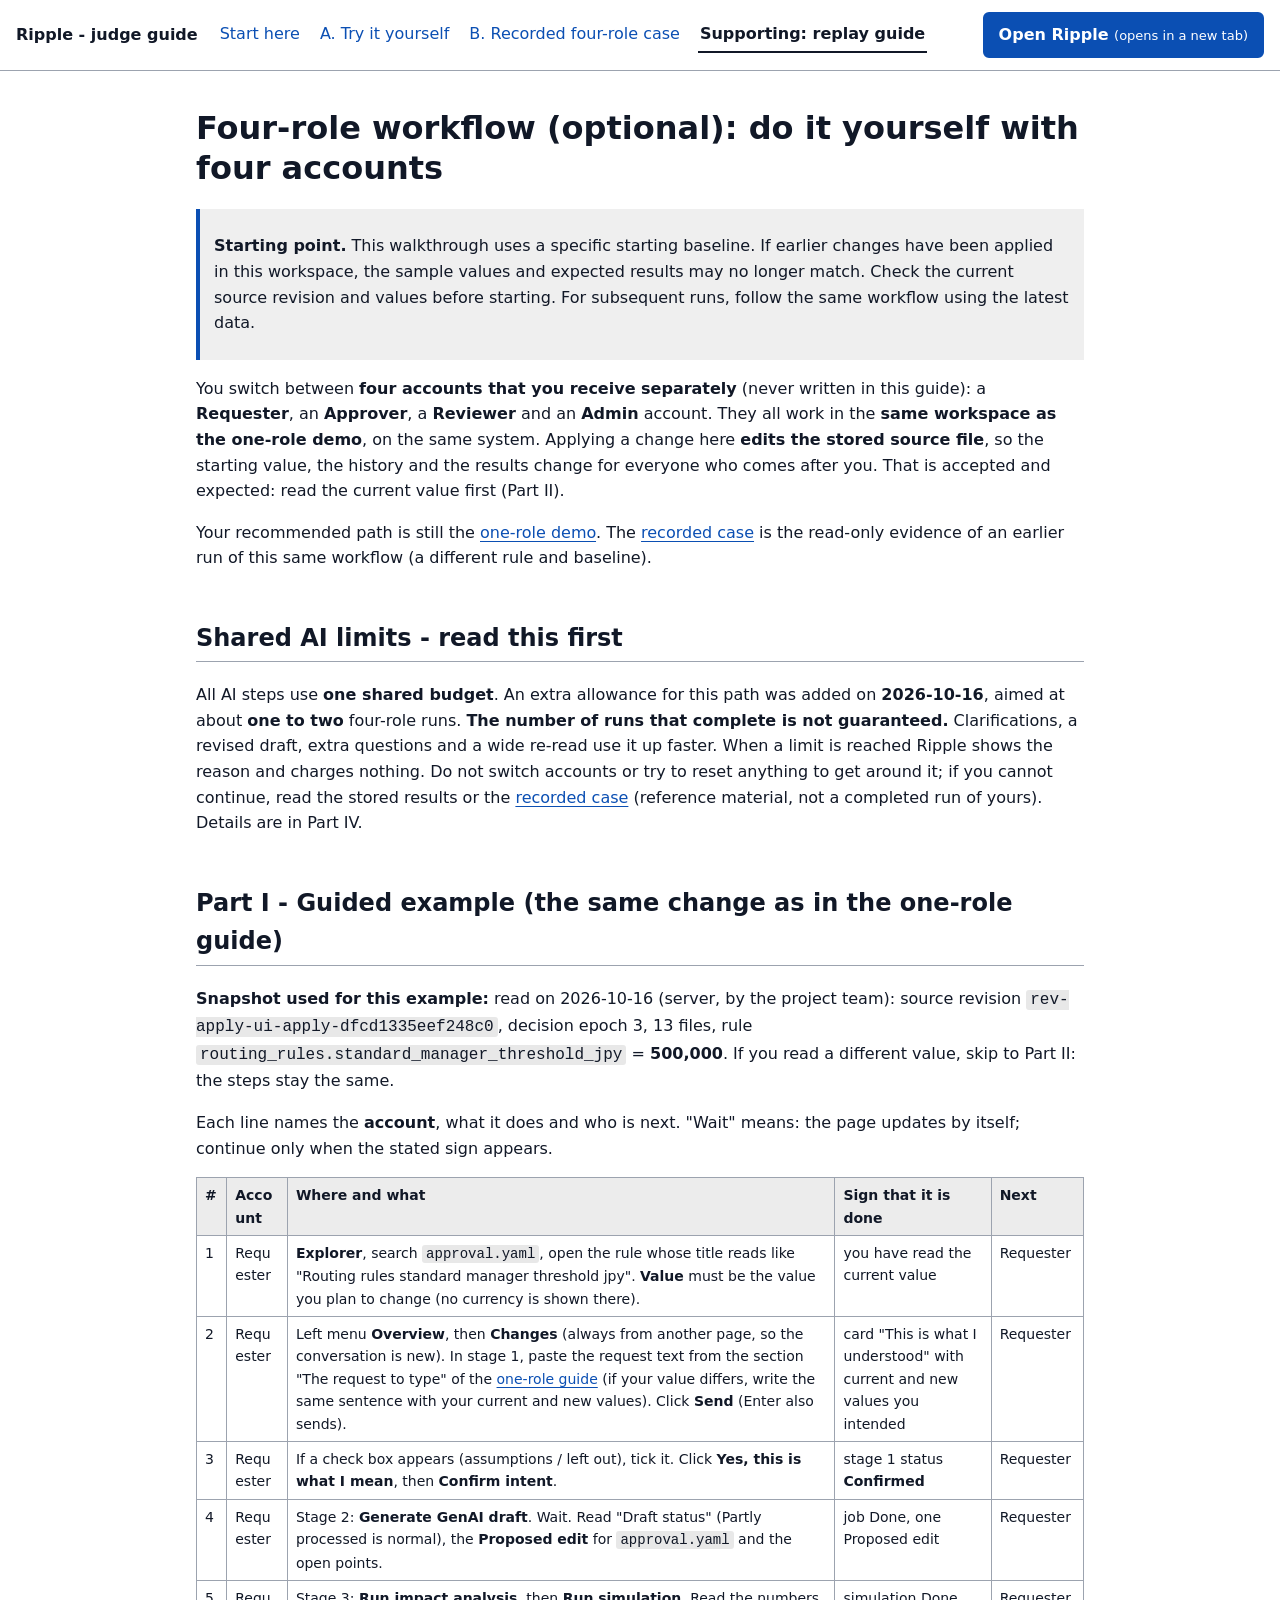
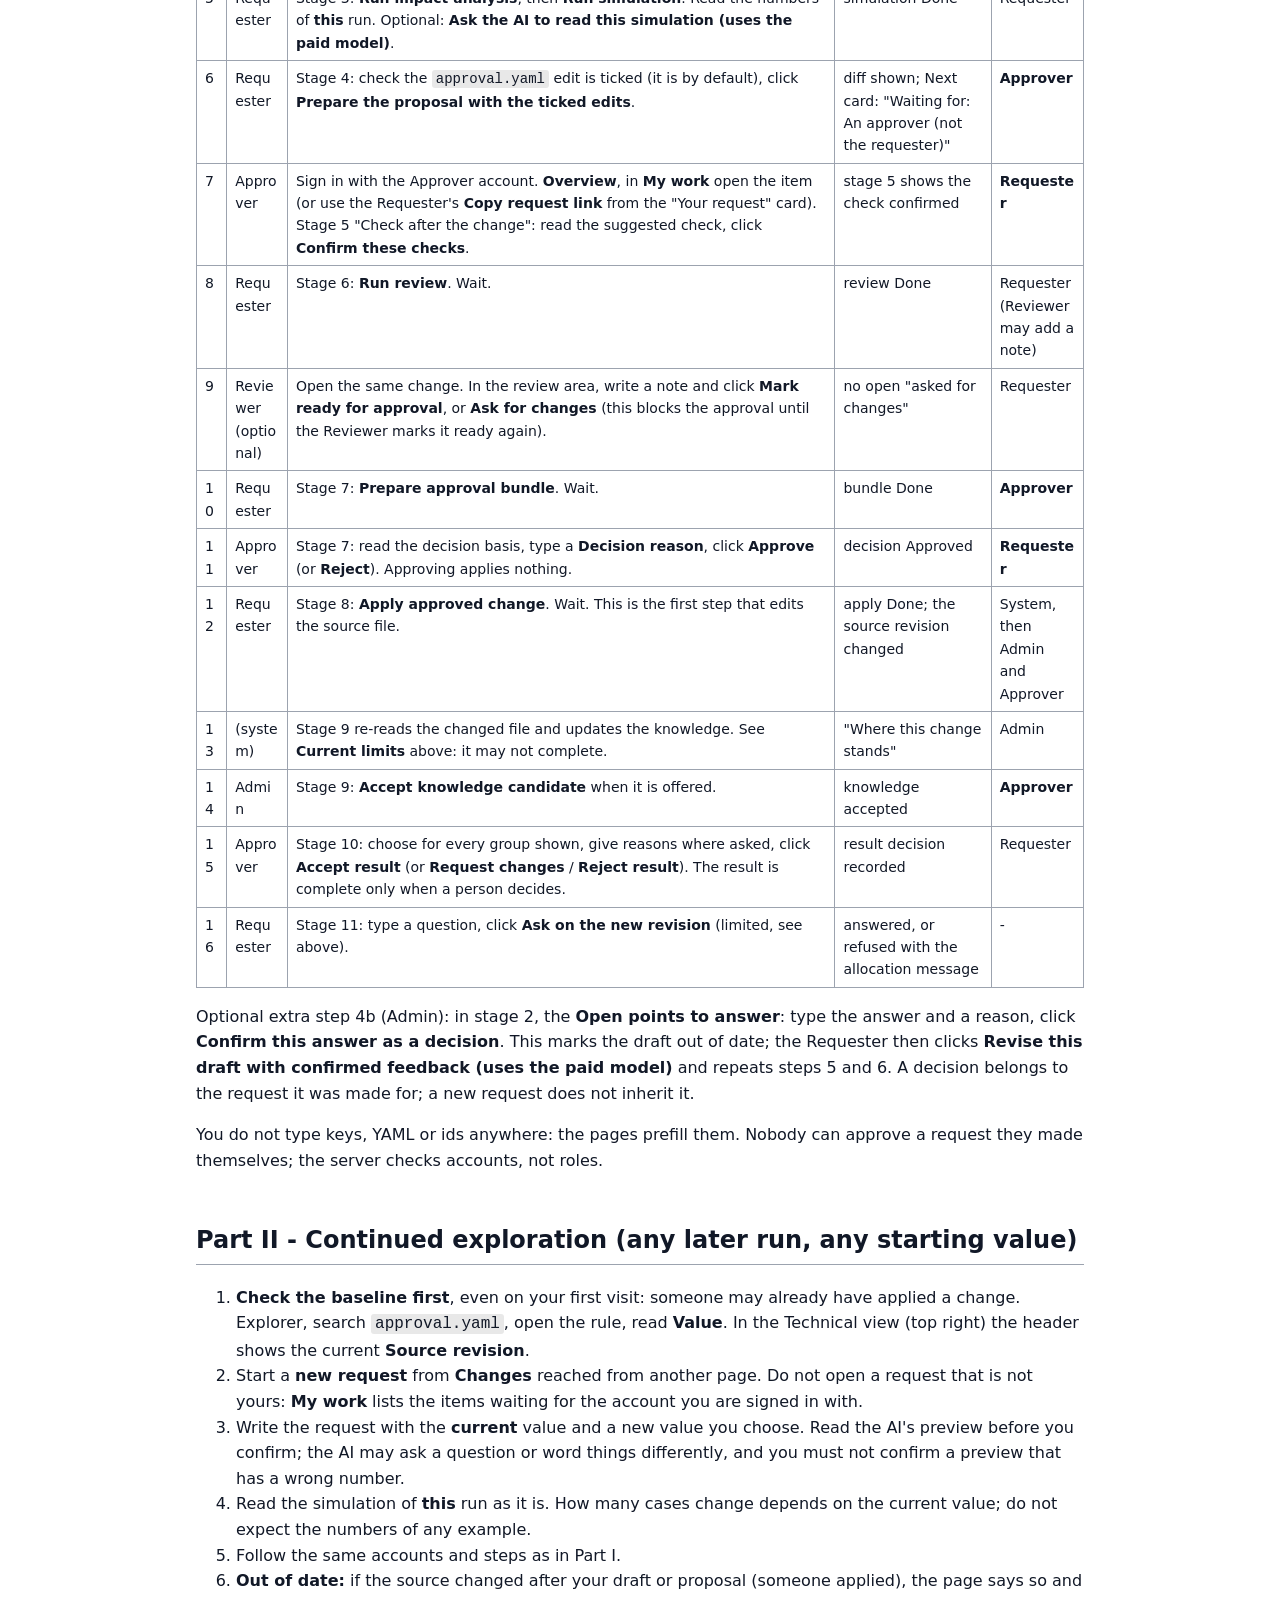
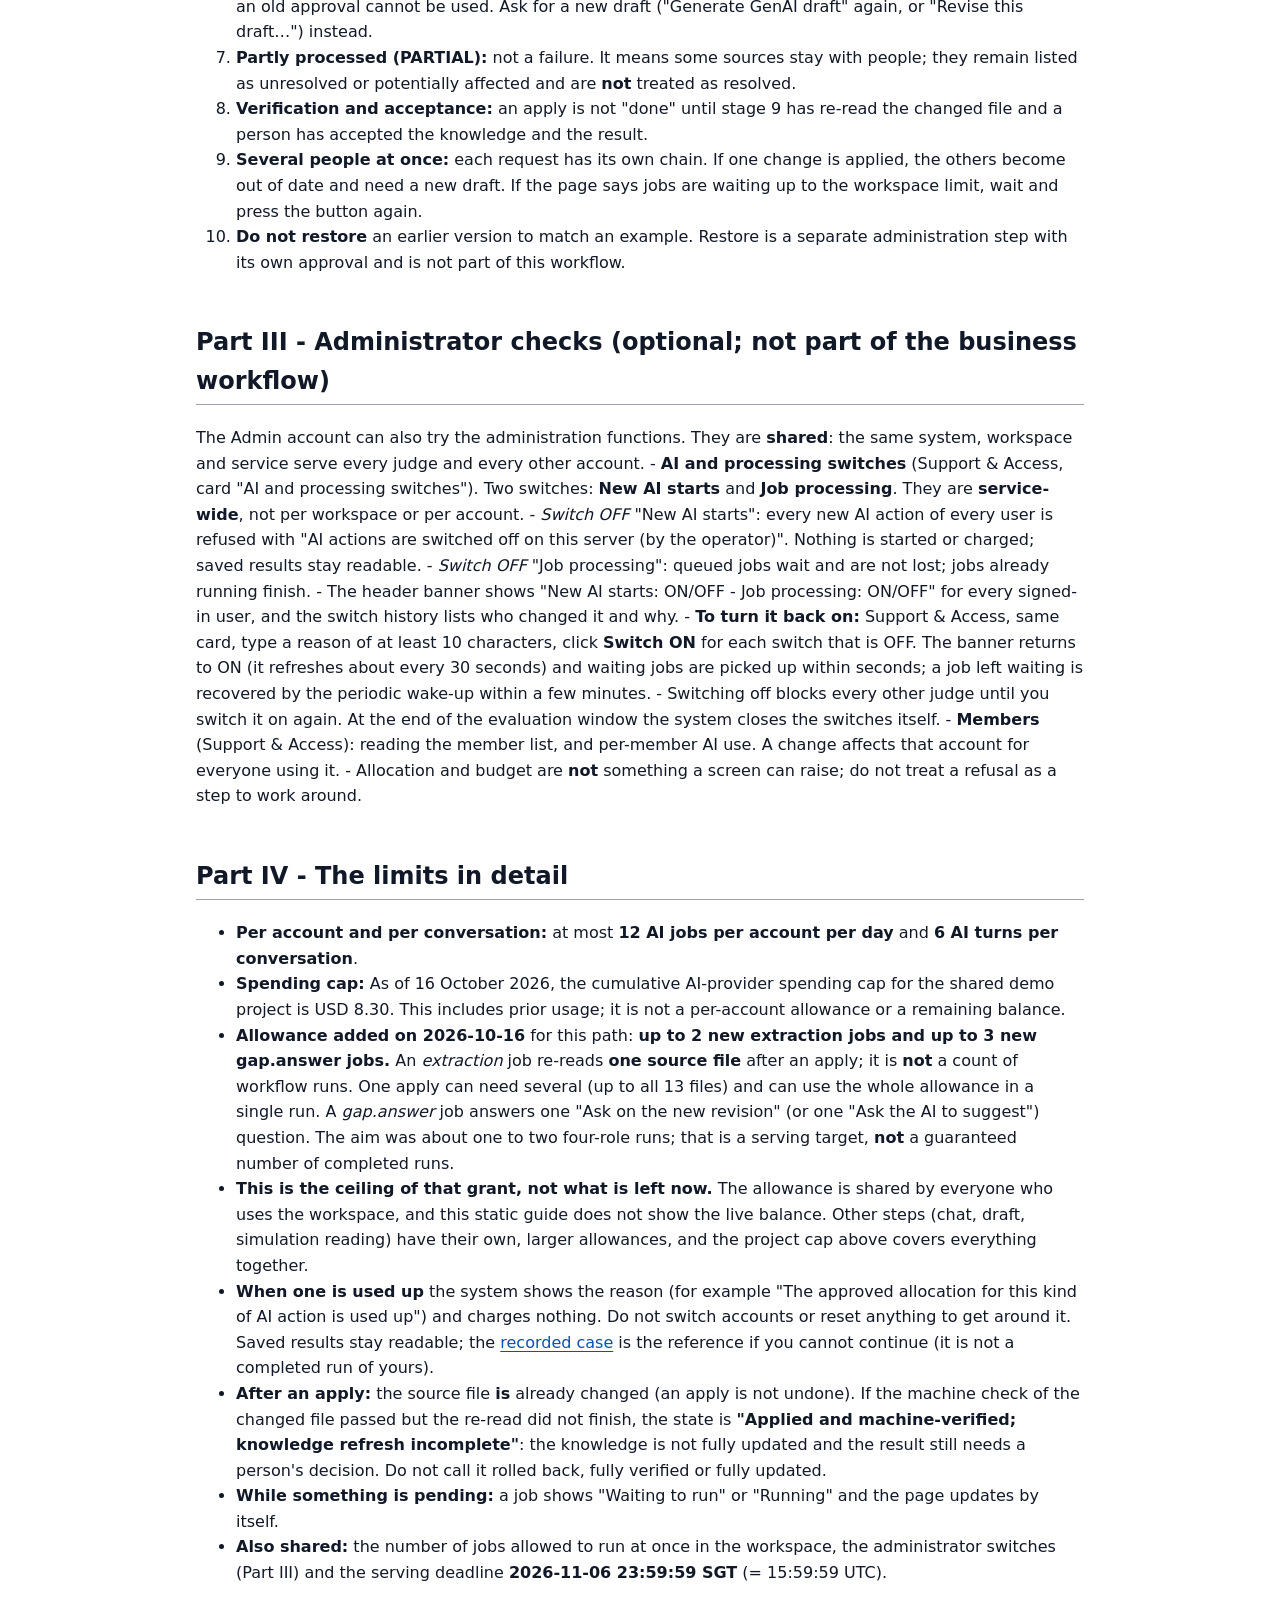
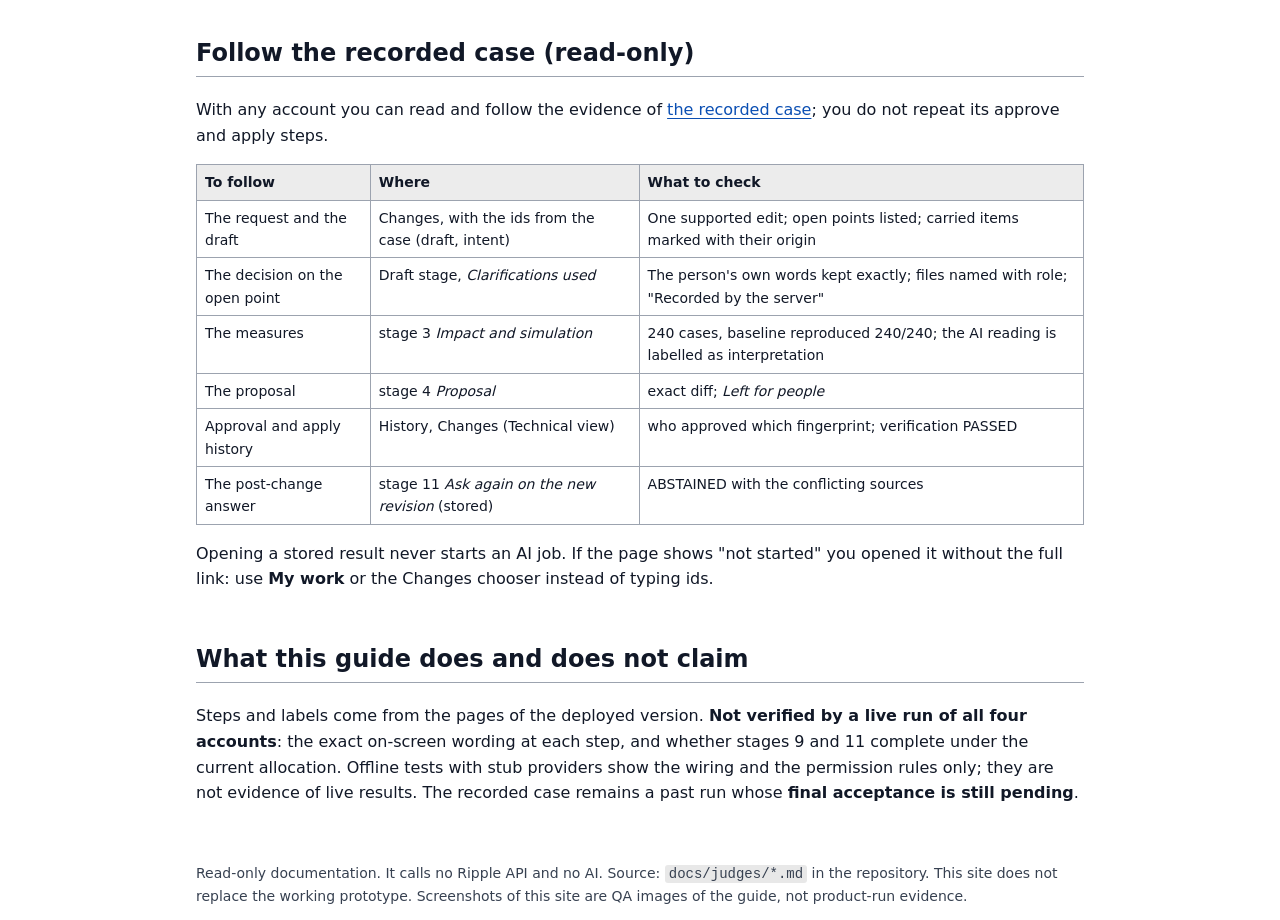
<file: site/judges/four-role-replay.html>
<!doctype html>
<html lang="en"><head><meta charset="utf-8"><meta name="viewport" content="width=device-width, initial-scale=1">
<title>Supporting: replay guide - Ripple judge guide</title><meta name="robots" content="noindex"><link rel="stylesheet" href="style.css"><script src="site.js" defer></script></head>
<body><a class="skip" href="#main">Skip to content</a>
<header><strong>Ripple - judge guide</strong><nav aria-label="Guide"><a href="index.html">Start here</a><a href="one-role-guide.html">A. Try it yourself</a><a href="four-role-case.html">B. Recorded four-role case</a><a href="four-role-replay.html" aria-current="page">Supporting: replay guide</a></nav><a class="btn" href="https://pitchrc---ripple-s6pcepa2cq-as.a.run.app/app-next/" target="_blank" rel="noopener noreferrer">Open Ripple <span class="ext">(opens in a new tab)</span></a></header>
<main id="main"><h1>Four-role workflow (optional): do it yourself with four accounts</h1>
<blockquote>
<p><strong>Starting point.</strong> This walkthrough uses a specific starting baseline. If earlier changes have been applied in this workspace, the sample values and expected results may no longer match. Check the current source revision and values before starting. For subsequent runs, follow the same workflow using the latest data.</p>
</blockquote>
<p>You switch between <strong>four accounts that you receive separately</strong> (never written in this guide): a <strong>Requester</strong>, an <strong>Approver</strong>, a <strong>Reviewer</strong> and an <strong>Admin</strong> account. They all work in the <strong>same workspace as the one-role demo</strong>, on the same system. Applying a change here <strong>edits the stored source file</strong>, so the starting value, the history and the results change for everyone who comes after you. That is accepted and expected: read the current value first (Part II).</p>
<p>Your recommended path is still the <a href="one-role-guide.html">one-role demo</a>. The <a href="four-role-case.html">recorded case</a> is the read-only evidence of an earlier run of this same workflow (a different rule and baseline).</p>
<h2>Shared AI limits - read this first</h2>
<p>All AI steps use <strong>one shared budget</strong>. An extra allowance for this path was added on <strong>2026-10-16</strong>, aimed at about <strong>one to two</strong> four-role runs. <strong>The number of runs that complete is not guaranteed.</strong> Clarifications, a revised draft, extra questions and a wide re-read use it up faster. When a limit is reached Ripple shows the reason and charges nothing. Do not switch accounts or try to reset anything to get around it; if you cannot continue, read the stored results or the <a href="four-role-case.html">recorded case</a> (reference material, not a completed run of yours). Details are in Part IV.</p>
<h2>Part I - Guided example (the same change as in the one-role guide)</h2>
<p><strong>Snapshot used for this example:</strong> read on 2026-10-16 (server, by the project team): source revision <code>rev-apply-ui-apply-dfcd1335eef248c0</code>, decision epoch 3, 13 files, rule <code>routing_rules.standard_manager_threshold_jpy</code> = <strong>500,000</strong>. If you read a different value, skip to Part II: the steps stay the same.</p>
<p>Each line names the <strong>account</strong>, what it does and who is next. "Wait" means: the page updates by itself; continue only when the stated sign appears.</p>
<div class="tw" tabindex="0" role="region" aria-label="Table (scrolls only if the screen is very narrow)"><table>
<thead>
<tr>
<th>#</th>
<th>Account</th>
<th>Where and what</th>
<th>Sign that it is done</th>
<th>Next</th>
</tr>
</thead>
<tbody>
<tr>
<td>1</td>
<td>Requester</td>
<td><strong>Explorer</strong>, search <code>approval.yaml</code>, open the rule whose title reads like "Routing rules standard manager threshold jpy". <strong>Value</strong> must be the value you plan to change (no currency is shown there).</td>
<td>you have read the current value</td>
<td>Requester</td>
</tr>
<tr>
<td>2</td>
<td>Requester</td>
<td>Left menu <strong>Overview</strong>, then <strong>Changes</strong> (always from another page, so the conversation is new). In stage 1, paste the request text from the section "The request to type" of the <a href="one-role-guide.html">one-role guide</a> (if your value differs, write the same sentence with your current and new values). Click <strong>Send</strong> (Enter also sends).</td>
<td>card "This is what I understood" with current and new values you intended</td>
<td>Requester</td>
</tr>
<tr>
<td>3</td>
<td>Requester</td>
<td>If a check box appears (assumptions / left out), tick it. Click <strong>Yes, this is what I mean</strong>, then <strong>Confirm intent</strong>.</td>
<td>stage 1 status <strong>Confirmed</strong></td>
<td>Requester</td>
</tr>
<tr>
<td>4</td>
<td>Requester</td>
<td>Stage 2: <strong>Generate GenAI draft</strong>. Wait. Read "Draft status" (Partly processed is normal), the <strong>Proposed edit</strong> for <code>approval.yaml</code> and the open points.</td>
<td>job Done, one Proposed edit</td>
<td>Requester</td>
</tr>
<tr>
<td>5</td>
<td>Requester</td>
<td>Stage 3: <strong>Run impact analysis</strong>, then <strong>Run simulation</strong>. Read the numbers of <strong>this</strong> run. Optional: <strong>Ask the AI to read this simulation (uses the paid model)</strong>.</td>
<td>simulation Done</td>
<td>Requester</td>
</tr>
<tr>
<td>6</td>
<td>Requester</td>
<td>Stage 4: check the <code>approval.yaml</code> edit is ticked (it is by default), click <strong>Prepare the proposal with the ticked edits</strong>.</td>
<td>diff shown; Next card: "Waiting for: An approver (not the requester)"</td>
<td><strong>Approver</strong></td>
</tr>
<tr>
<td>7</td>
<td>Approver</td>
<td>Sign in with the Approver account. <strong>Overview</strong>, in <strong>My work</strong> open the item (or use the Requester's <strong>Copy request link</strong> from the "Your request" card). Stage 5 "Check after the change": read the suggested check, click <strong>Confirm these checks</strong>.</td>
<td>stage 5 shows the check confirmed</td>
<td><strong>Requester</strong></td>
</tr>
<tr>
<td>8</td>
<td>Requester</td>
<td>Stage 6: <strong>Run review</strong>. Wait.</td>
<td>review Done</td>
<td>Requester (Reviewer may add a note)</td>
</tr>
<tr>
<td>9</td>
<td>Reviewer (optional)</td>
<td>Open the same change. In the review area, write a note and click <strong>Mark ready for approval</strong>, or <strong>Ask for changes</strong> (this blocks the approval until the Reviewer marks it ready again).</td>
<td>no open "asked for changes"</td>
<td>Requester</td>
</tr>
<tr>
<td>10</td>
<td>Requester</td>
<td>Stage 7: <strong>Prepare approval bundle</strong>. Wait.</td>
<td>bundle Done</td>
<td><strong>Approver</strong></td>
</tr>
<tr>
<td>11</td>
<td>Approver</td>
<td>Stage 7: read the decision basis, type a <strong>Decision reason</strong>, click <strong>Approve</strong> (or <strong>Reject</strong>). Approving applies nothing.</td>
<td>decision Approved</td>
<td><strong>Requester</strong></td>
</tr>
<tr>
<td>12</td>
<td>Requester</td>
<td>Stage 8: <strong>Apply approved change</strong>. Wait. This is the first step that edits the source file.</td>
<td>apply Done; the source revision changed</td>
<td>System, then Admin and Approver</td>
</tr>
<tr>
<td>13</td>
<td>(system)</td>
<td>Stage 9 re-reads the changed file and updates the knowledge. See <strong>Current limits</strong> above: it may not complete.</td>
<td>"Where this change stands"</td>
<td>Admin</td>
</tr>
<tr>
<td>14</td>
<td>Admin</td>
<td>Stage 9: <strong>Accept knowledge candidate</strong> when it is offered.</td>
<td>knowledge accepted</td>
<td><strong>Approver</strong></td>
</tr>
<tr>
<td>15</td>
<td>Approver</td>
<td>Stage 10: choose for every group shown, give reasons where asked, click <strong>Accept result</strong> (or <strong>Request changes</strong> / <strong>Reject result</strong>). The result is complete only when a person decides.</td>
<td>result decision recorded</td>
<td>Requester</td>
</tr>
<tr>
<td>16</td>
<td>Requester</td>
<td>Stage 11: type a question, click <strong>Ask on the new revision</strong> (limited, see above).</td>
<td>answered, or refused with the allocation message</td>
<td>-</td>
</tr>
</tbody>
</table></div>
<p>Optional extra step 4b (Admin): in stage 2, the <strong>Open points to answer</strong>: type the answer and a reason, click <strong>Confirm this answer as a decision</strong>. This marks the draft out of date; the Requester then clicks <strong>Revise this draft with confirmed feedback (uses the paid model)</strong> and repeats steps 5 and 6. A decision belongs to the request it was made for; a new request does not inherit it.</p>
<p>You do not type keys, YAML or ids anywhere: the pages prefill them. Nobody can approve a request they made themselves; the server checks accounts, not roles.</p>
<h2>Part II - Continued exploration (any later run, any starting value)</h2>
<ol>
<li><strong>Check the baseline first</strong>, even on your first visit: someone may already have applied a change. Explorer, search <code>approval.yaml</code>, open the rule, read <strong>Value</strong>. In the Technical view (top right) the header shows the current <strong>Source revision</strong>.</li>
<li>Start a <strong>new request</strong> from <strong>Changes</strong> reached from another page. Do not open a request that is not yours: <strong>My work</strong> lists the items waiting for the account you are signed in with.</li>
<li>Write the request with the <strong>current</strong> value and a new value you choose. Read the AI's preview before you confirm; the AI may ask a question or word things differently, and you must not confirm a preview that has a wrong number.</li>
<li>Read the simulation of <strong>this</strong> run as it is. How many cases change depends on the current value; do not expect the numbers of any example.</li>
<li>Follow the same accounts and steps as in Part I.</li>
<li><strong>Out of date:</strong> if the source changed after your draft or proposal (someone applied), the page says so and an old approval cannot be used. Ask for a new draft ("Generate GenAI draft" again, or "Revise this draft…") instead.</li>
<li><strong>Partly processed (PARTIAL):</strong> not a failure. It means some sources stay with people; they remain listed as unresolved or potentially affected and are <strong>not</strong> treated as resolved.</li>
<li><strong>Verification and acceptance:</strong> an apply is not "done" until stage 9 has re-read the changed file and a person has accepted the knowledge and the result.</li>
<li><strong>Several people at once:</strong> each request has its own chain. If one change is applied, the others become out of date and need a new draft. If the page says jobs are waiting up to the workspace limit, wait and press the button again.</li>
<li><strong>Do not restore</strong> an earlier version to match an example. Restore is a separate administration step with its own approval and is not part of this workflow.</li>
</ol>
<h2>Part III - Administrator checks (optional; not part of the business workflow)</h2>
<p>The Admin account can also try the administration functions. They are <strong>shared</strong>: the same system, workspace and service serve every judge and every other account.
- <strong>AI and processing switches</strong> (Support &amp; Access, card "AI and processing switches"). Two switches: <strong>New AI starts</strong> and <strong>Job processing</strong>. They are <strong>service-wide</strong>, not per workspace or per account.
  - <em>Switch OFF</em> "New AI starts": every new AI action of every user is refused with "AI actions are switched off on this server (by the operator)". Nothing is started or charged; saved results stay readable.
  - <em>Switch OFF</em> "Job processing": queued jobs wait and are not lost; jobs already running finish.
  - The header banner shows "New AI starts: ON/OFF - Job processing: ON/OFF" for every signed-in user, and the switch history lists who changed it and why.
  - <strong>To turn it back on:</strong> Support &amp; Access, same card, type a reason of at least 10 characters, click <strong>Switch ON</strong> for each switch that is OFF. The banner returns to ON (it refreshes about every 30 seconds) and waiting jobs are picked up within seconds; a job left waiting is recovered by the periodic wake-up within a few minutes.
  - Switching off blocks every other judge until you switch it on again. At the end of the evaluation window the system closes the switches itself.
- <strong>Members</strong> (Support &amp; Access): reading the member list, and per-member AI use. A change affects that account for everyone using it.
- Allocation and budget are <strong>not</strong> something a screen can raise; do not treat a refusal as a step to work around.</p>
<h2>Part IV - The limits in detail</h2>
<ul>
<li><strong>Per account and per conversation:</strong> at most <strong>12 AI jobs per account per day</strong> and <strong>6 AI turns per conversation</strong>.</li>
<li><strong>Spending cap:</strong> As of 16 October 2026, the cumulative AI-provider spending cap for the shared demo project is USD 8.30. This includes prior usage; it is not a per-account allowance or a remaining balance.</li>
<li><strong>Allowance added on 2026-10-16</strong> for this path: <strong>up to 2 new extraction jobs and up to 3 new gap.answer jobs.</strong> An <em>extraction</em> job re-reads <strong>one source file</strong> after an apply; it is <strong>not</strong> a count of workflow runs. One apply can need several (up to all 13 files) and can use the whole allowance in a single run. A <em>gap.answer</em> job answers one "Ask on the new revision" (or one "Ask the AI to suggest") question. The aim was about one to two four-role runs; that is a serving target, <strong>not</strong> a guaranteed number of completed runs.</li>
<li><strong>This is the ceiling of that grant, not what is left now.</strong> The allowance is shared by everyone who uses the workspace, and this static guide does not show the live balance. Other steps (chat, draft, simulation reading) have their own, larger allowances, and the project cap above covers everything together.</li>
<li><strong>When one is used up</strong> the system shows the reason (for example "The approved allocation for this kind of AI action is used up") and charges nothing. Do not switch accounts or reset anything to get around it. Saved results stay readable; the <a href="four-role-case.html">recorded case</a> is the reference if you cannot continue (it is not a completed run of yours).</li>
<li><strong>After an apply:</strong> the source file <strong>is</strong> already changed (an apply is not undone). If the machine check of the changed file passed but the re-read did not finish, the state is <strong>"Applied and machine-verified; knowledge refresh incomplete"</strong>: the knowledge is not fully updated and the result still needs a person's decision. Do not call it rolled back, fully verified or fully updated.</li>
<li><strong>While something is pending:</strong> a job shows "Waiting to run" or "Running" and the page updates by itself.</li>
<li><strong>Also shared:</strong> the number of jobs allowed to run at once in the workspace, the administrator switches (Part III) and the serving deadline <strong>2026-11-06 23:59:59 SGT</strong> (= 15:59:59 UTC).</li>
</ul>
<h2>Follow the recorded case (read-only)</h2>
<p>With any account you can read and follow the evidence of <a href="four-role-case.html">the recorded case</a>; you do not repeat its approve and apply steps.</p>
<div class="tw" tabindex="0" role="region" aria-label="Table (scrolls only if the screen is very narrow)"><table>
<thead>
<tr>
<th>To follow</th>
<th>Where</th>
<th>What to check</th>
</tr>
</thead>
<tbody>
<tr>
<td>The request and the draft</td>
<td>Changes, with the ids from the case (draft, intent)</td>
<td>One supported edit; open points listed; carried items marked with their origin</td>
</tr>
<tr>
<td>The decision on the open point</td>
<td>Draft stage, <em>Clarifications used</em></td>
<td>The person's own words kept exactly; files named with role; "Recorded by the server"</td>
</tr>
<tr>
<td>The measures</td>
<td>stage 3 <em>Impact and simulation</em></td>
<td>240 cases, baseline reproduced 240/240; the AI reading is labelled as interpretation</td>
</tr>
<tr>
<td>The proposal</td>
<td>stage 4 <em>Proposal</em></td>
<td>exact diff; <em>Left for people</em></td>
</tr>
<tr>
<td>Approval and apply history</td>
<td>History, Changes (Technical view)</td>
<td>who approved which fingerprint; verification PASSED</td>
</tr>
<tr>
<td>The post-change answer</td>
<td>stage 11 <em>Ask again on the new revision</em> (stored)</td>
<td>ABSTAINED with the conflicting sources</td>
</tr>
</tbody>
</table></div>
<p>Opening a stored result never starts an AI job. If the page shows "not started" you opened it without the full link: use <strong>My work</strong> or the Changes chooser instead of typing ids.</p>
<h2>What this guide does and does not claim</h2>
<p>Steps and labels come from the pages of the deployed version. <strong>Not verified by a live run of all four accounts</strong>: the exact on-screen wording at each step, and whether stages 9 and 11 complete under the current allocation. Offline tests with stub providers show the wiring and the permission rules only; they are not evidence of live results. The recorded case remains a past run whose <strong>final acceptance is still pending</strong>.</p></main>
<footer><p>Read-only documentation. It calls no Ripple API and no AI. Source: <code>docs/judges/*.md</code> in the repository. This site does not replace the working prototype. Screenshots of this site are QA images of the guide, not product-run evidence.</p></footer></body></html>
</file>
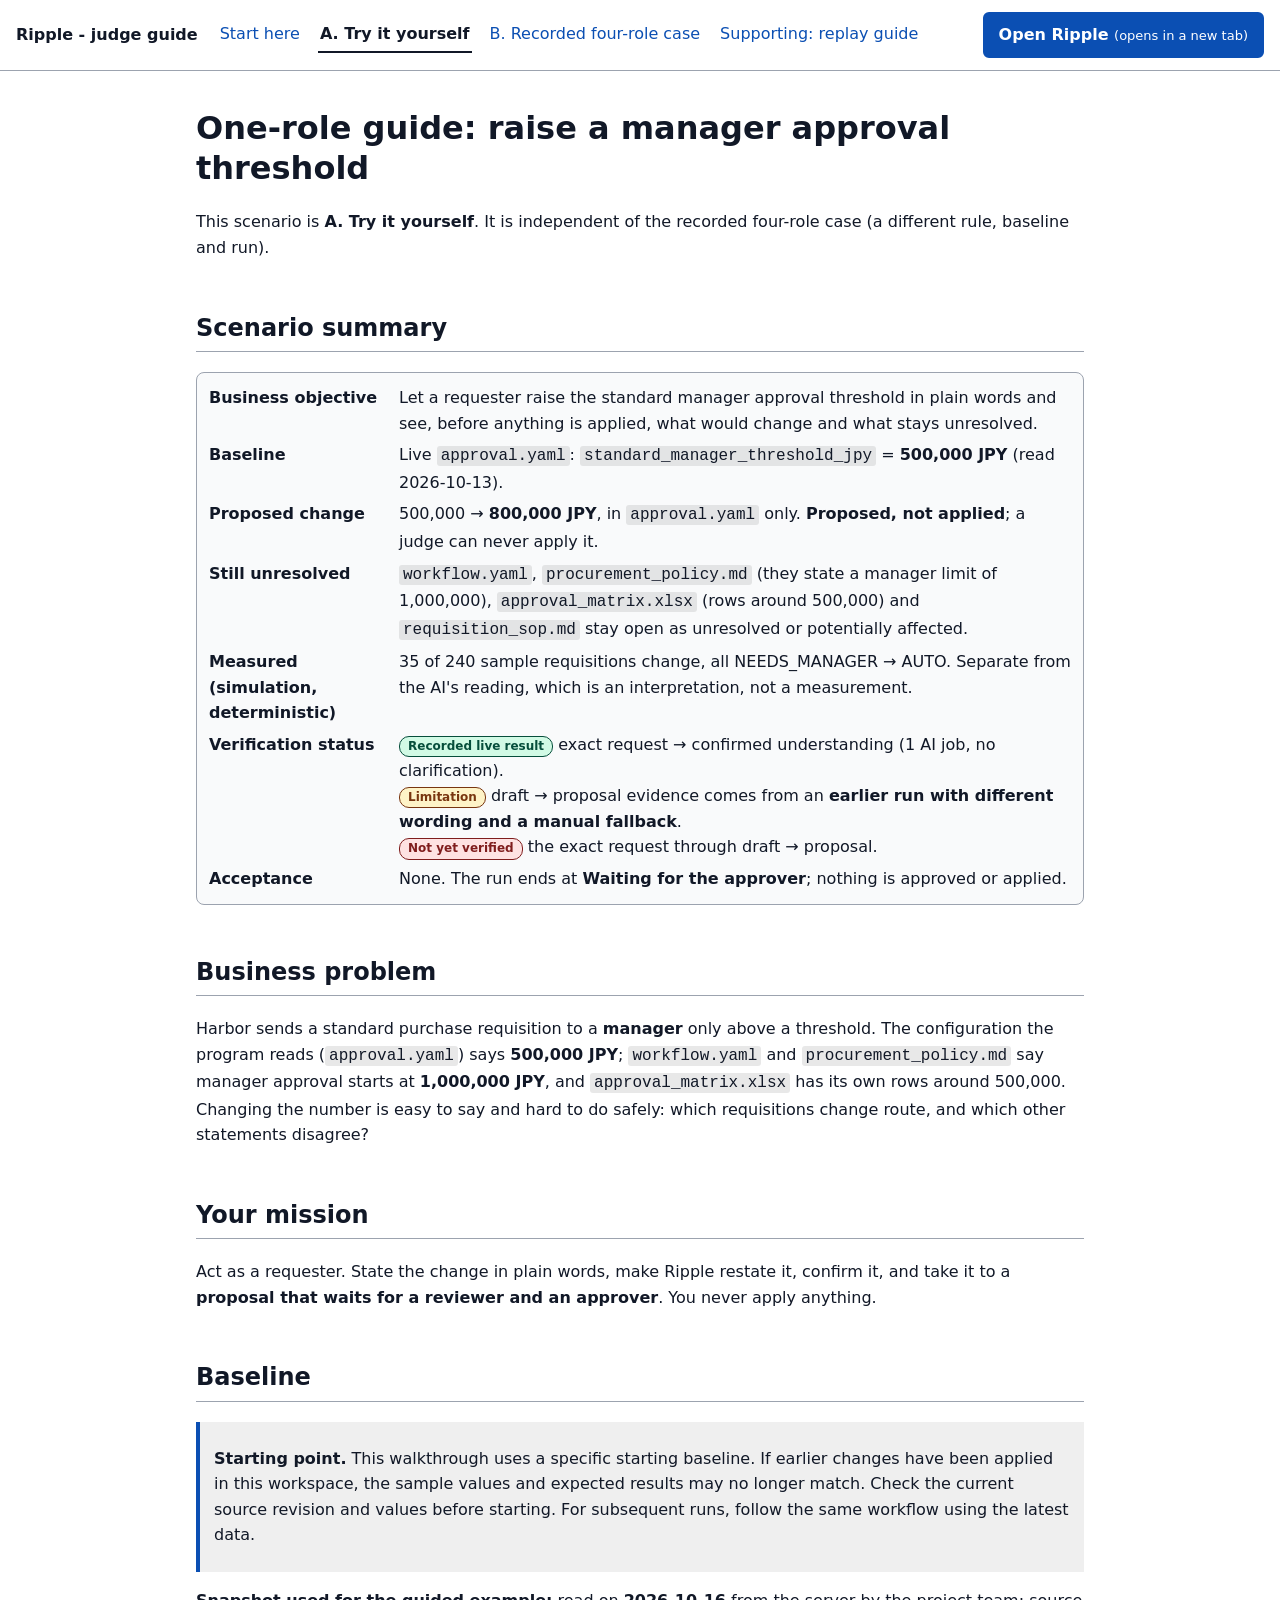
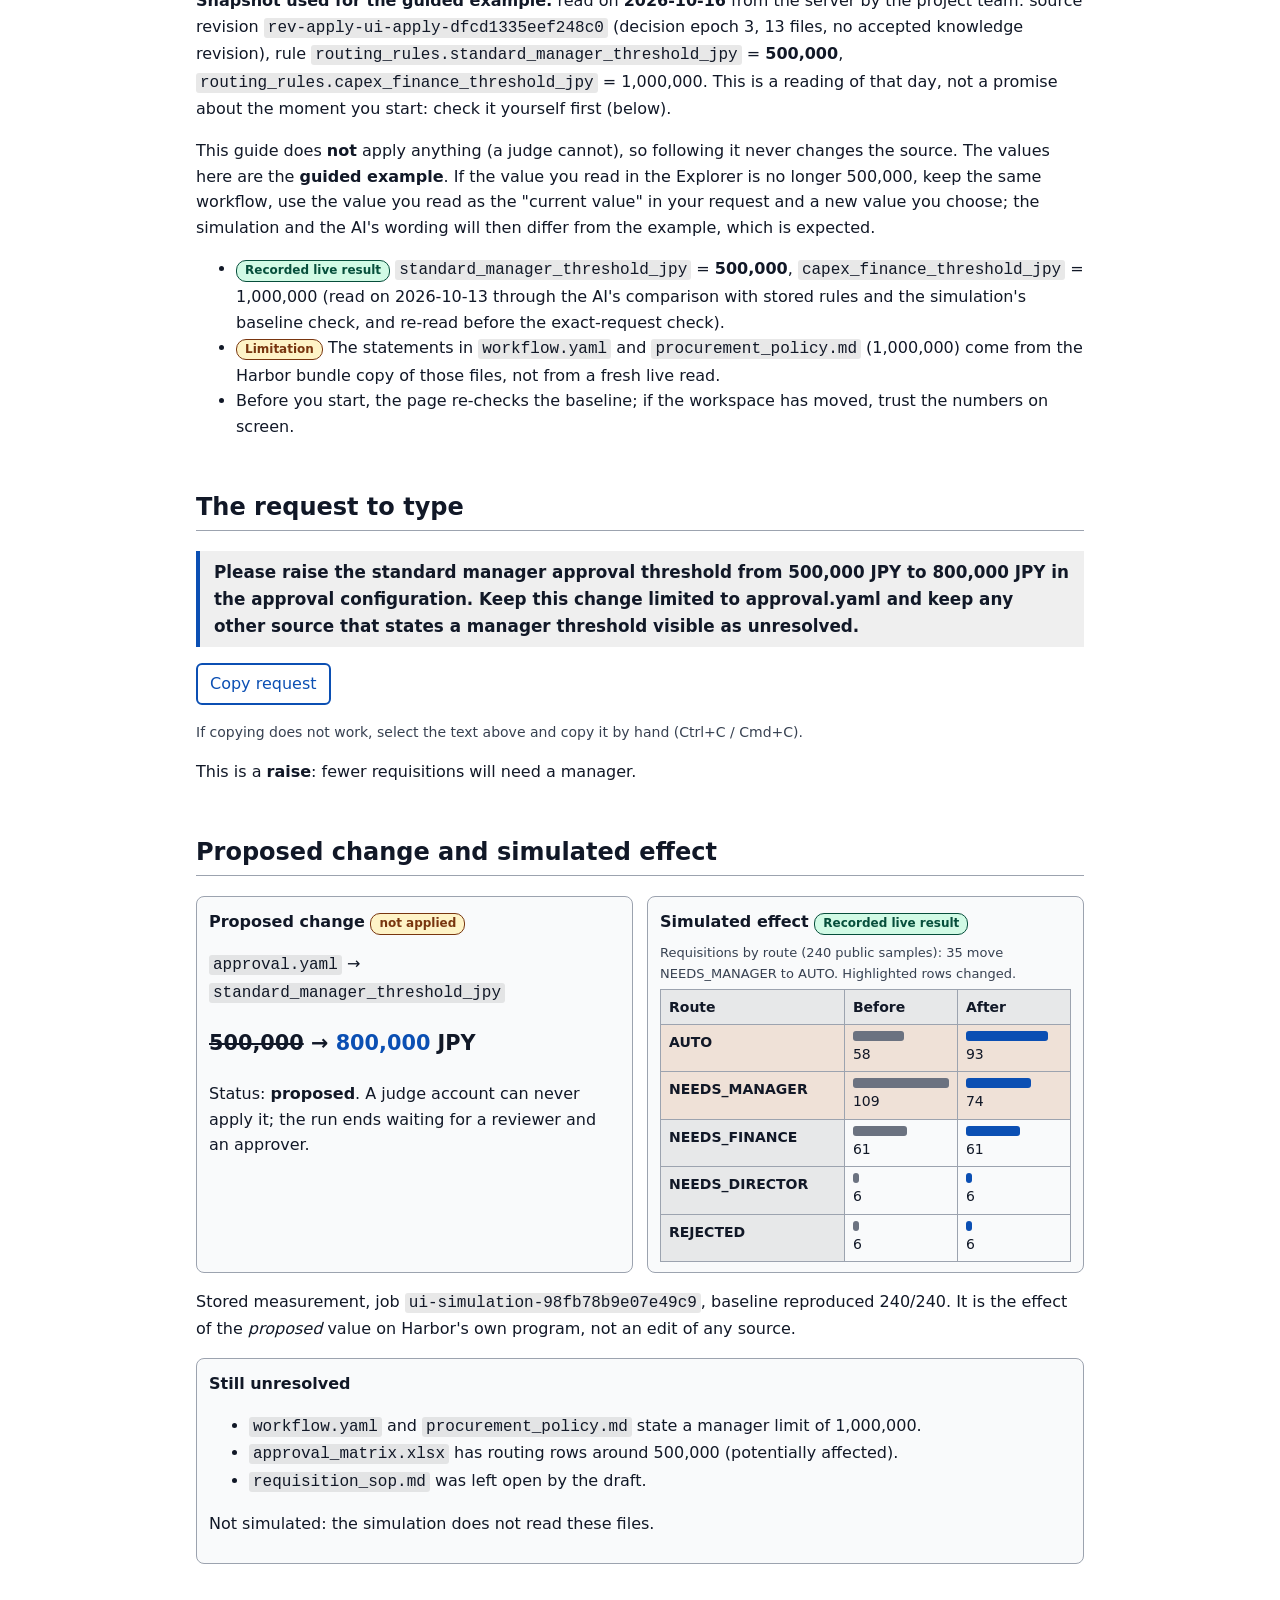
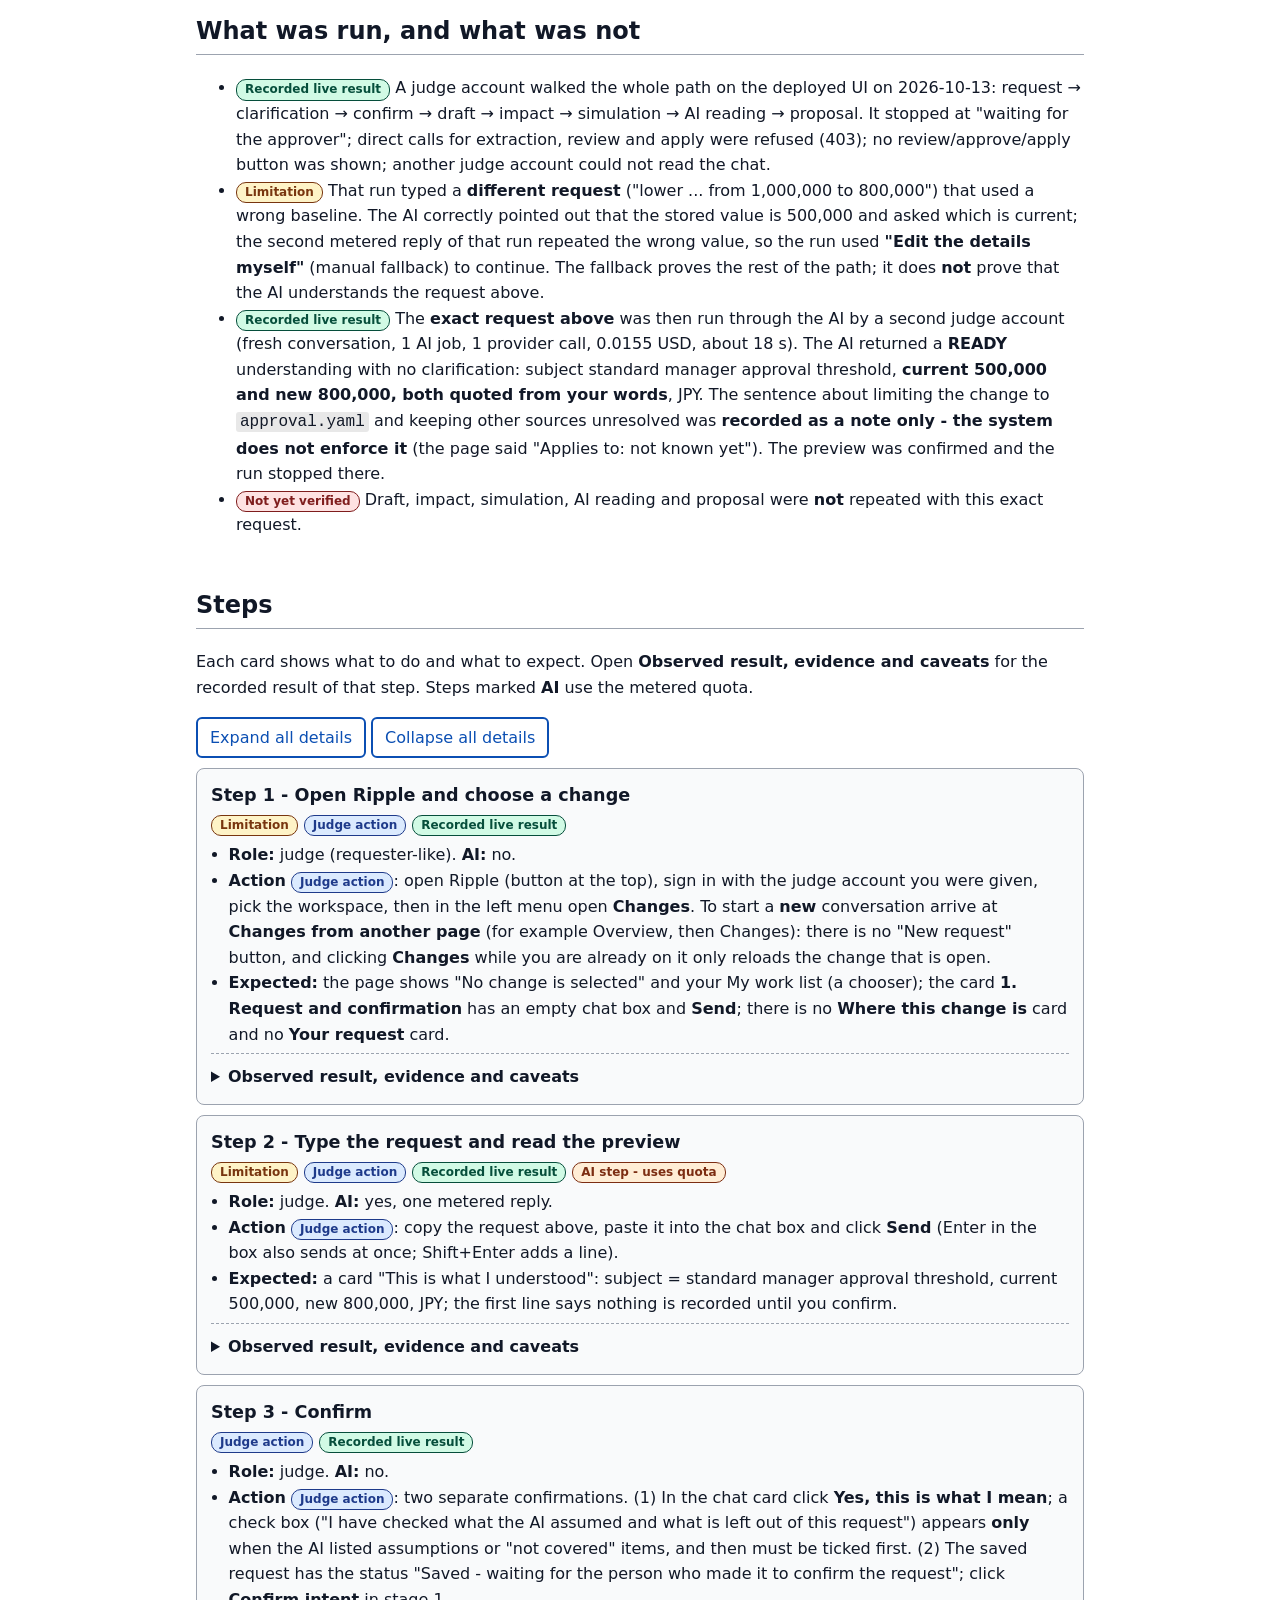
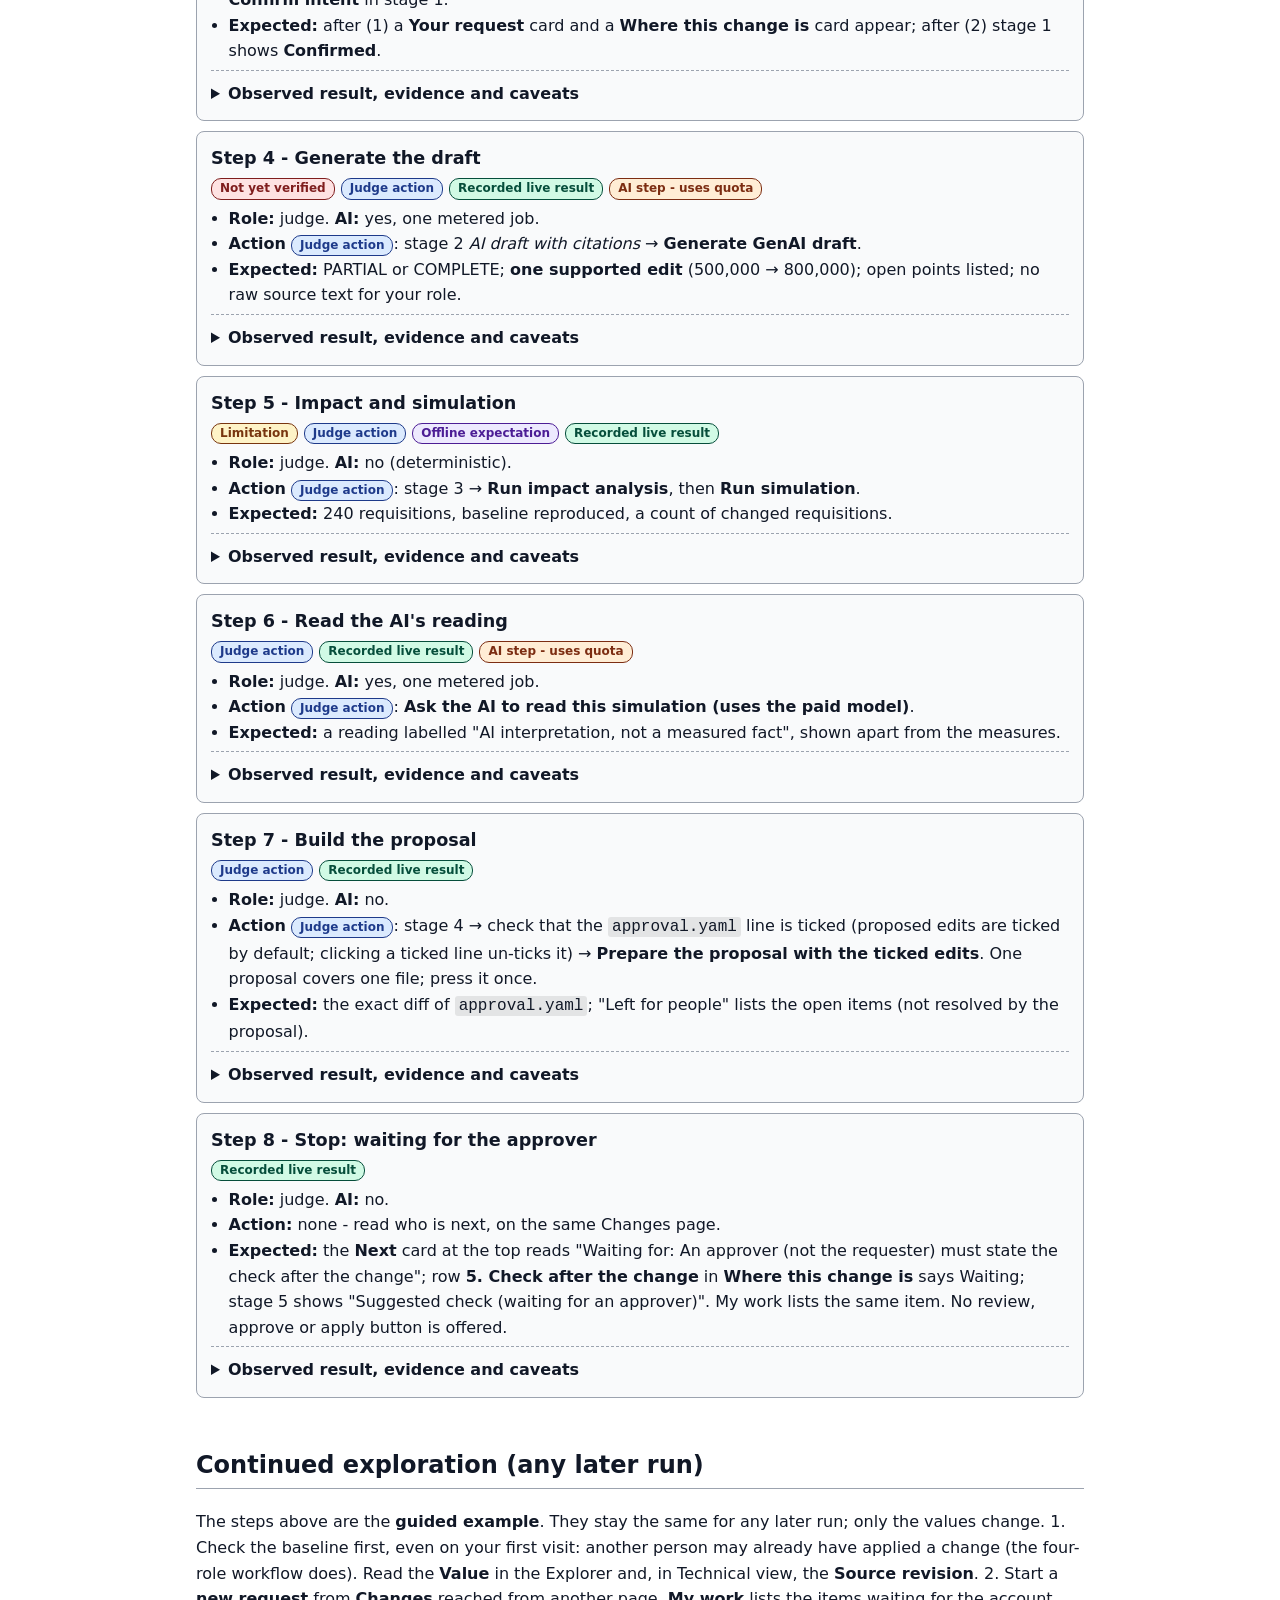
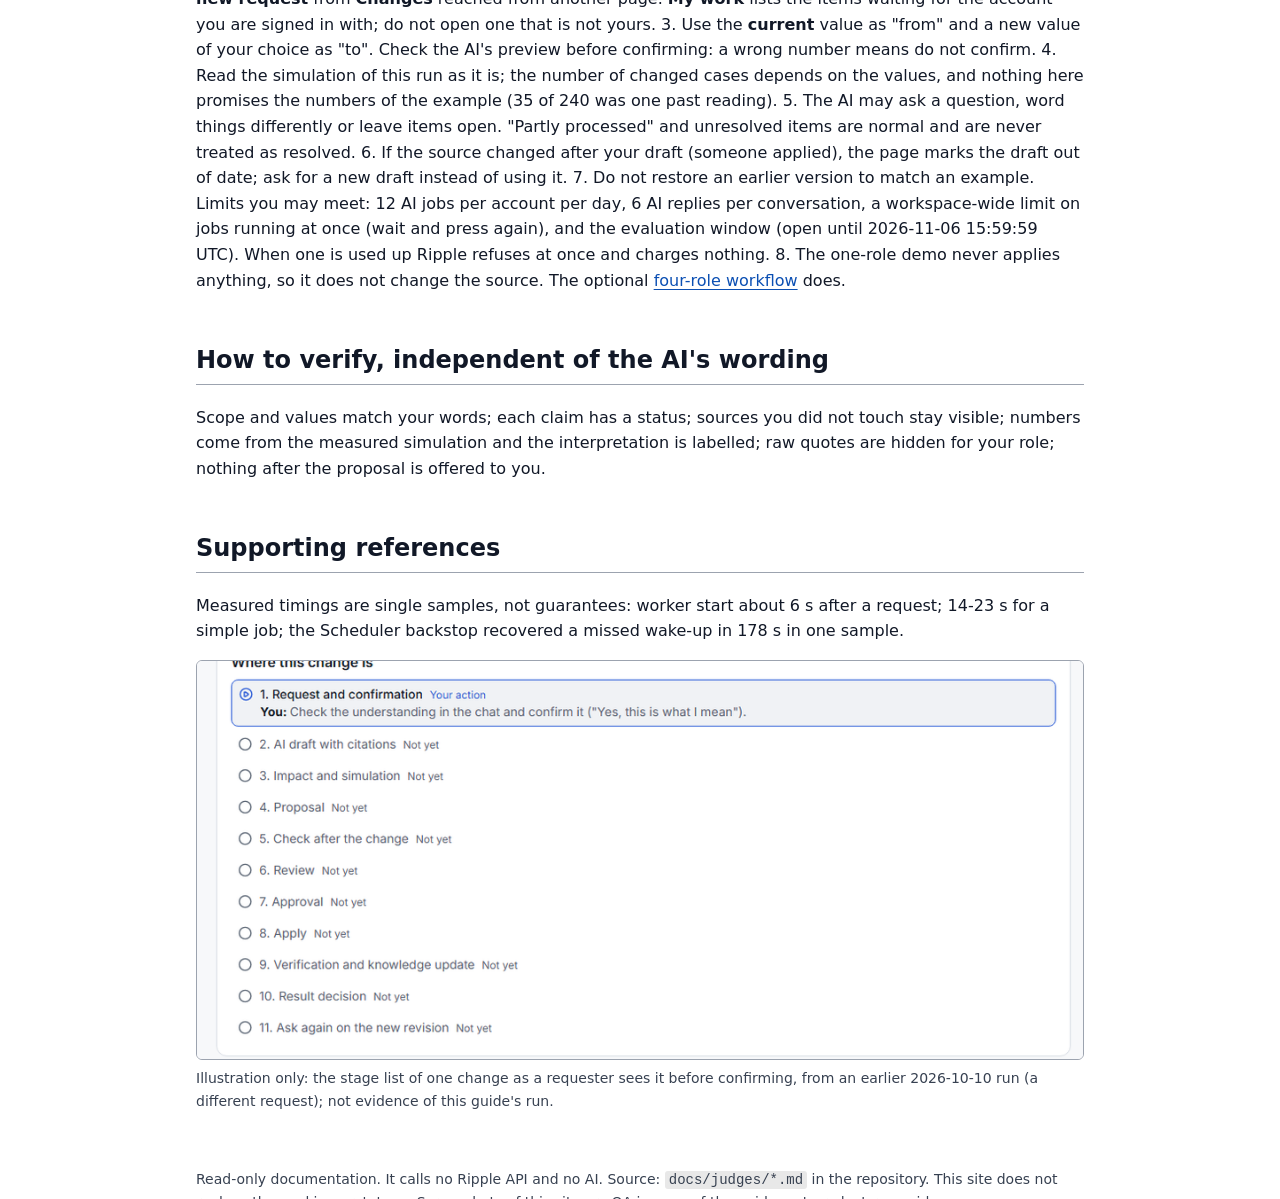
<file: site/judges/one-role-guide.html>
<!doctype html>
<html lang="en"><head><meta charset="utf-8"><meta name="viewport" content="width=device-width, initial-scale=1">
<title>A. Try it yourself - Ripple judge guide</title><meta name="robots" content="noindex"><link rel="stylesheet" href="style.css"><script src="site.js" defer></script></head>
<body><a class="skip" href="#main">Skip to content</a>
<header><strong>Ripple - judge guide</strong><nav aria-label="Guide"><a href="index.html">Start here</a><a href="one-role-guide.html" aria-current="page">A. Try it yourself</a><a href="four-role-case.html">B. Recorded four-role case</a><a href="four-role-replay.html">Supporting: replay guide</a></nav><a class="btn" href="https://pitchrc---ripple-s6pcepa2cq-as.a.run.app/app-next/" target="_blank" rel="noopener noreferrer">Open Ripple <span class="ext">(opens in a new tab)</span></a></header>
<main id="main"><h1>One-role guide: raise a manager approval threshold</h1>
<p>This scenario is <strong>A. Try it yourself</strong>. It is independent of the recorded four-role case (a different rule, baseline and run).</p>
<h2>Scenario summary</h2>
<dl class="summary">
<dt>Business objective</dt><dd>Let a requester raise the standard manager approval threshold in plain words and see, before anything is applied, what would change and what stays unresolved.</dd>
<dt>Baseline</dt><dd>Live <code>approval.yaml</code>: <code>standard_manager_threshold_jpy</code> = <strong>500,000 JPY</strong> (read 2026-10-13).</dd>
<dt>Proposed change</dt><dd>500,000 → <strong>800,000 JPY</strong>, in <code>approval.yaml</code> only. <strong>Proposed, not applied</strong>; a judge can never apply it.</dd>
<dt>Still unresolved</dt><dd><code>workflow.yaml</code>, <code>procurement_policy.md</code> (they state a manager limit of 1,000,000), <code>approval_matrix.xlsx</code> (rows around 500,000) and <code>requisition_sop.md</code> stay open as unresolved or potentially affected.</dd>
<dt>Measured (simulation, deterministic)</dt><dd>35 of 240 sample requisitions change, all NEEDS_MANAGER → AUTO. Separate from the AI's reading, which is an interpretation, not a measurement.</dd>
<dt>Verification status</dt><dd>
<span class="tag t-live">Recorded live result</span> exact request → confirmed understanding (1 AI job, no clarification).<br>
<span class="tag t-lim">Limitation</span> draft → proposal evidence comes from an <strong>earlier run with different wording and a manual fallback</strong>.<br>
<span class="tag t-nv">Not yet verified</span> the exact request through draft → proposal.</dd>
<dt>Acceptance</dt><dd>None. The run ends at <strong>Waiting for the approver</strong>; nothing is approved or applied.</dd>
</dl>

<h2>Business problem</h2>
<p>Harbor sends a standard purchase requisition to a <strong>manager</strong> only above a threshold. The configuration the program reads (<code>approval.yaml</code>) says <strong>500,000 JPY</strong>; <code>workflow.yaml</code> and <code>procurement_policy.md</code> say manager approval starts at <strong>1,000,000 JPY</strong>, and <code>approval_matrix.xlsx</code> has its own rows around 500,000. Changing the number is easy to say and hard to do safely: which requisitions change route, and which other statements disagree?</p>
<h2>Your mission</h2>
<p>Act as a requester. State the change in plain words, make Ripple restate it, confirm it, and take it to a <strong>proposal that waits for a reviewer and an approver</strong>. You never apply anything.</p>
<h2>Baseline</h2>
<blockquote>
<p><strong>Starting point.</strong> This walkthrough uses a specific starting baseline. If earlier changes have been applied in this workspace, the sample values and expected results may no longer match. Check the current source revision and values before starting. For subsequent runs, follow the same workflow using the latest data.</p>
</blockquote>
<p><strong>Snapshot used for the guided example:</strong> read on <strong>2026-10-16</strong> from the server by the project team: source revision <code>rev-apply-ui-apply-dfcd1335eef248c0</code> (decision epoch 3, 13 files, no accepted knowledge revision), rule <code>routing_rules.standard_manager_threshold_jpy</code> = <strong>500,000</strong>, <code>routing_rules.capex_finance_threshold_jpy</code> = 1,000,000. This is a reading of that day, not a promise about the moment you start: check it yourself first (below).</p>
<p>This guide does <strong>not</strong> apply anything (a judge cannot), so following it never changes the source. The values here are the <strong>guided example</strong>. If the value you read in the Explorer is no longer 500,000, keep the same workflow, use the value you read as the "current value" in your request and a new value you choose; the simulation and the AI's wording will then differ from the example, which is expected.</p>
<ul>
<li><span class="tag t-live">Recorded live result</span> <code>standard_manager_threshold_jpy</code> = <strong>500,000</strong>, <code>capex_finance_threshold_jpy</code> = 1,000,000 (read on 2026-10-13 through the AI's comparison with stored rules and the simulation's baseline check, and re-read before the exact-request check).</li>
<li><span class="tag t-lim">Limitation</span> The statements in <code>workflow.yaml</code> and <code>procurement_policy.md</code> (1,000,000) come from the Harbor bundle copy of those files, not from a fresh live read.</li>
<li>Before you start, the page re-checks the baseline; if the workspace has moved, trust the numbers on screen.</li>
</ul>
<h2>The request to type</h2>
<div class="reqbox"><blockquote id="reqtext" tabindex="0">Please raise the standard manager approval threshold from 500,000 JPY to 800,000 JPY in the approval configuration. Keep this change limited to approval.yaml and keep any other source that states a manager threshold visible as unresolved.</blockquote><p><button type="button" class="copybtn" data-copy-target="reqtext">Copy request</button> <span id="copystatus" class="copystatus" role="status" aria-live="polite"></span></p><p class="hint">If copying does not work, select the text above and copy it by hand (Ctrl+C / Cmd+C).</p></div>
<p>This is a <strong>raise</strong>: fewer requisitions will need a manager.</p>
<h2>Proposed change and simulated effect</h2>
<div class="panels"><section class="panel" aria-labelledby="pc-m"><h4 id="pc-m">Proposed change <span class="tag t-lim">not applied</span></h4><p><code>approval.yaml</code> &rarr; <code>standard_manager_threshold_jpy</code></p><p class="delta"><span class="from">500,000</span> &rarr; <span class="to">800,000</span> JPY</p><p>Status: <strong>proposed</strong>. A judge account can never apply it; the run ends waiting for a reviewer and an approver.</p></section><section class="panel" aria-labelledby="se-m"><h4 id="se-m">Simulated effect <span class="tag t-live">Recorded live result</span></h4><table class="bars"><caption>Requisitions by route (240 public samples): 35 move NEEDS_MANAGER to AUTO. Highlighted rows changed.</caption><thead><tr><th scope="col">Route</th><th scope="col">Before</th><th scope="col">After</th></tr></thead><tbody><tr class="chg"><th scope="row">AUTO</th><td><span class="bar b w53"></span><span class="num">58</span></td><td><span class="bar a w85"></span><span class="num">93</span></td></tr><tr class="chg"><th scope="row">NEEDS_MANAGER</th><td><span class="bar b w100"></span><span class="num">109</span></td><td><span class="bar a w68"></span><span class="num">74</span></td></tr><tr><th scope="row">NEEDS_FINANCE</th><td><span class="bar b w56"></span><span class="num">61</span></td><td><span class="bar a w56"></span><span class="num">61</span></td></tr><tr><th scope="row">NEEDS_DIRECTOR</th><td><span class="bar b w6"></span><span class="num">6</span></td><td><span class="bar a w6"></span><span class="num">6</span></td></tr><tr><th scope="row">REJECTED</th><td><span class="bar b w6"></span><span class="num">6</span></td><td><span class="bar a w6"></span><span class="num">6</span></td></tr></tbody></table></div><p>Stored measurement, job <code>ui-simulation-98fb78b9e07e49c9</code>, baseline reproduced 240/240. It is the effect of the <em>proposed</em> value on Harbor's own program, not an edit of any source.</p></section><section class="panel wide" aria-labelledby="un-m"><h4 id="un-m">Still unresolved</h4><ul><li><code>workflow.yaml</code> and <code>procurement_policy.md</code> state a manager limit of 1,000,000.</li><li><code>approval_matrix.xlsx</code> has routing rows around 500,000 (potentially affected).</li><li><code>requisition_sop.md</code> was left open by the draft.</li></ul><p>Not simulated: the simulation does not read these files.</p></section></div>
<h2>What was run, and what was not</h2>
<ul>
<li><span class="tag t-live">Recorded live result</span> A judge account walked the whole path on the deployed UI on 2026-10-13: request → clarification → confirm → draft → impact → simulation → AI reading → proposal. It stopped at "waiting for the approver"; direct calls for extraction, review and apply were refused (403); no review/approve/apply button was shown; another judge account could not read the chat.</li>
<li><span class="tag t-lim">Limitation</span> That run typed a <strong>different request</strong> ("lower ... from 1,000,000 to 800,000") that used a wrong baseline. The AI correctly pointed out that the stored value is 500,000 and asked which is current; the second metered reply of that run repeated the wrong value, so the run used <strong>"Edit the details myself"</strong> (manual fallback) to continue. The fallback proves the rest of the path; it does <strong>not</strong> prove that the AI understands the request above.</li>
<li><span class="tag t-live">Recorded live result</span> The <strong>exact request above</strong> was then run through the AI by a second judge account (fresh conversation, 1 AI job, 1 provider call, 0.0155 USD, about 18 s). The AI returned a <strong>READY</strong> understanding with no clarification: subject standard manager approval threshold, <strong>current 500,000 and new 800,000, both quoted from your words</strong>, JPY. The sentence about limiting the change to <code>approval.yaml</code> and keeping other sources unresolved was <strong>recorded as a note only - the system does not enforce it</strong> (the page said "Applies to: not known yet"). The preview was confirmed and the run stopped there.</li>
<li><span class="tag t-nv">Not yet verified</span> Draft, impact, simulation, AI reading and proposal were <strong>not</strong> repeated with this exact request.</li>
</ul>
<h2>Steps</h2>
<p>Each card shows what to do and what to expect. Open <strong>Observed result, evidence and caveats</strong> for the recorded result of that step. Steps marked <strong>AI</strong> use the metered quota.</p>
<div class="stepbar"><button type="button" data-expand="1">Expand all details</button> <button type="button" data-expand="0">Collapse all details</button></div><article class="stepcard"><h3>Step 1 - Open Ripple and choose a change</h3><p class="strip"><span class="tag t-lim">Limitation</span> <span class="tag t-judge">Judge action</span> <span class="tag t-live">Recorded live result</span> </p><ul class="vis"><li><strong>Role:</strong> judge (requester-like). <strong>AI:</strong> no.</li><li><strong>Action</strong> <span class="tag t-judge">Judge action</span>: open Ripple (button at the top), sign in with the judge account you were given, pick the workspace, then in the left menu open <strong>Changes</strong>. To start a <strong>new</strong> conversation arrive at <strong>Changes from another page</strong> (for example Overview, then Changes): there is no "New request" button, and clicking <strong>Changes</strong> while you are already on it only reloads the change that is open.</li><li><strong>Expected:</strong> the page shows "No change is selected" and your My work list (a chooser); the card <strong>1. Request and confirmation</strong> has an empty chat box and <strong>Send</strong>; there is no <strong>Where this change is</strong> card and no <strong>Your request</strong> card.</li></ul><details><summary>Observed result, evidence and caveats</summary><ul><li><strong>Continue when:</strong> the address ends with <code>#/ws/&lt;workspace&gt;/changes</code> (no <code>chat=</code>, <code>intent=</code> or <code>draft=</code>). If an older change is shown, go to another page and back to <strong>Changes</strong>. Do not use <strong>Open</strong> in My work: it reopens an existing change.</li><li><strong>Optional check of the baseline:</strong> left menu → <strong>Explorer</strong> → type <code>approval.yaml</code> in <strong>Search</strong> → open the file, then the rule about the standard manager threshold. Its title reads like "Routing rules standard manager threshold jpy" (the AI named it after the key in the file, so wording can differ); recognise it by <strong>Taken from: approval.yaml</strong> and <strong>Value</strong> (500,000 expected; the Explorer shows no currency for it because the rule carries no unit: JPY is a separate rule of the same file, <code>currency</code>, and the key name ends in <code>_jpy</code>). "Applies to: unresolved: true" is normal. Technical view (top right) shows the current <strong>Source revision</strong> in the header. Quotes under "Where it came from" are hidden for a judge by design.</li><li><strong>Observed</strong> <span class="tag t-live">Recorded live result</span>: chooser visible on first load.</li><li><strong>Caveat</strong> <span class="tag t-lim">Limitation</span>: if AI steps are refused with "evaluation window", the service is not open; nothing is charged.</li></ul></details></article>
<article class="stepcard"><h3>Step 2 - Type the request and read the preview</h3><p class="strip"><span class="tag t-lim">Limitation</span> <span class="tag t-judge">Judge action</span> <span class="tag t-live">Recorded live result</span> <span class="tag t-ai">AI step - uses quota</span></p><ul class="vis"><li><strong>Role:</strong> judge. <strong>AI:</strong> yes, one metered reply.</li><li><strong>Action</strong> <span class="tag t-judge">Judge action</span>: copy the request above, paste it into the chat box and click <strong>Send</strong> (Enter in the box also sends at once; Shift+Enter adds a line).</li><li><strong>Expected:</strong> a card "This is what I understood": subject = standard manager approval threshold, current 500,000, new 800,000, JPY; the first line says nothing is recorded until you confirm.</li></ul><details><summary>Observed result, evidence and caveats</summary><ul><li><strong>Observed</strong> <span class="tag t-live">Recorded live result</span>: exact request → READY card in about 18 s (worker already warm); the earlier, different request needed about 41 s including a cold worker start and two clarifications.</li><li><strong>Caveat</strong> <span class="tag t-lim">Limitation</span>: the "limit this change to approval.yaml" sentence is <strong>recorded only, not enforced</strong>.</li><li><strong>Continue when:</strong> the card heading is "This is what I understood" and current/new values read 500,000 and 800,000. Check the "from your words" lines under each value.</li><li><strong>Optional branches (not the main path; each AI reply is metered):</strong> if the heading is "I still need some details", answer with real data (for example "The current value is 500,000 JPY") in the <strong>Your answer</strong> box. If the AI cannot settle it, <strong>Edit the details myself</strong> → current 500000, new 800000 → <strong>Check my edits</strong> is deterministic (no AI) but is a fallback, not the intended path.</li></ul></details></article>
<article class="stepcard"><h3>Step 3 - Confirm</h3><p class="strip"><span class="tag t-judge">Judge action</span> <span class="tag t-live">Recorded live result</span> </p><ul class="vis"><li><strong>Role:</strong> judge. <strong>AI:</strong> no.</li><li><strong>Action</strong> <span class="tag t-judge">Judge action</span>: two separate confirmations. (1) In the chat card click <strong>Yes, this is what I mean</strong>; a check box ("I have checked what the AI assumed and what is left out of this request") appears <strong>only</strong> when the AI listed assumptions or "not covered" items, and then must be ticked first. (2) The saved request has the status "Saved - waiting for the person who made it to confirm the request"; click <strong>Confirm intent</strong> in stage 1.</li><li><strong>Expected:</strong> after (1) a <strong>Your request</strong> card and a <strong>Where this change is</strong> card appear; after (2) stage 1 shows <strong>Confirmed</strong>.</li></ul><details><summary>Observed result, evidence and caveats</summary><ul><li><strong>Continue when:</strong> the status reads <strong>Confirmed</strong>.</li><li><strong>Observed</strong> <span class="tag t-live">Recorded live result</span>: preview confirmed (exact request, conversation CONFIRMED). <strong>Confirm intent</strong> and later steps come from the earlier run: confirmed within seconds.</li></ul></details></article>
<article class="stepcard"><h3>Step 4 - Generate the draft</h3><p class="strip"><span class="tag t-nv">Not yet verified</span> <span class="tag t-judge">Judge action</span> <span class="tag t-live">Recorded live result</span> <span class="tag t-ai">AI step - uses quota</span></p><ul class="vis"><li><strong>Role:</strong> judge. <strong>AI:</strong> yes, one metered job.</li><li><strong>Action</strong> <span class="tag t-judge">Judge action</span>: stage 2 <em>AI draft with citations</em> → <strong>Generate GenAI draft</strong>.</li><li><strong>Expected:</strong> PARTIAL or COMPLETE; <strong>one supported edit</strong> (500,000 → 800,000); open points listed; no raw source text for your role.</li></ul><details><summary>Observed result, evidence and caveats</summary><ul><li><strong>Observed</strong> <span class="tag t-live">Recorded live result</span> (earlier run): 15 s; PARTIAL; one edit; open items for <code>approval_matrix.xlsx</code> (shown as <strong>potentially affected</strong>), <code>workflow.yaml</code>, <code>procurement_policy.md</code>, <code>requisition_sop.md</code>.</li><li><strong>Continue when:</strong> the status reads Done, and one "Proposed edit" for <code>approval.yaml</code> shows 500000 → 800000. PARTIAL is expected: it means some parts stay with people.</li><li><strong>Check:</strong> nothing that the AI left out disappears; each open item has a kind (unresolved, potentially affected, outside this request).</li><li><strong>Optional paths (not needed for the main path; each can use more AI):</strong> <strong>Revise this draft with confirmed feedback</strong>, <strong>Ask the AI to suggest</strong> (per open point) and, in stage 3, <strong>Ask the AI to look at up to 3 files</strong>.</li><li><strong>Caveat</strong> <span class="tag t-nv">Not yet verified</span> with the exact request.</li></ul></details></article>
<article class="stepcard"><h3>Step 5 - Impact and simulation</h3><p class="strip"><span class="tag t-lim">Limitation</span> <span class="tag t-judge">Judge action</span> <span class="tag t-off">Offline expectation</span> <span class="tag t-live">Recorded live result</span> </p><ul class="vis"><li><strong>Role:</strong> judge. <strong>AI:</strong> no (deterministic).</li><li><strong>Action</strong> <span class="tag t-judge">Judge action</span>: stage 3 → <strong>Run impact analysis</strong>, then <strong>Run simulation</strong>.</li><li><strong>Expected:</strong> 240 requisitions, baseline reproduced, a count of changed requisitions.</li></ul><details><summary>Observed result, evidence and caveats</summary><ul><li><strong>Observed</strong> <span class="tag t-live">Recorded live result</span>: impact 18 s, simulation 4 s: <strong>35 changed (NEEDS_MANAGER → AUTO)</strong>, 0 emergency rows; job <code>ui-simulation-98fb78b9e07e49c9</code>. <span class="tag t-off">Offline expectation</span> the same 35 from Harbor's shipped data.</li><li><strong>Caveat</strong> <span class="tag t-lim">Limitation</span>: the simulation runs Harbor's own program only; edits to <code>workflow.yaml</code>, documents or the workbook are not simulated.</li></ul></details></article>
<article class="stepcard"><h3>Step 6 - Read the AI's reading</h3><p class="strip"><span class="tag t-judge">Judge action</span> <span class="tag t-live">Recorded live result</span> <span class="tag t-ai">AI step - uses quota</span></p><ul class="vis"><li><strong>Role:</strong> judge. <strong>AI:</strong> yes, one metered job.</li><li><strong>Action</strong> <span class="tag t-judge">Judge action</span>: <strong>Ask the AI to read this simulation (uses the paid model)</strong>.</li><li><strong>Expected:</strong> a reading labelled "AI interpretation, not a measured fact", shown apart from the measures.</li></ul><details><summary>Observed result, evidence and caveats</summary><ul><li><strong>Observed</strong> <span class="tag t-live">Recorded live result</span>: 26 s (earlier run).</li></ul></details></article>
<article class="stepcard"><h3>Step 7 - Build the proposal</h3><p class="strip"><span class="tag t-judge">Judge action</span> <span class="tag t-live">Recorded live result</span> </p><ul class="vis"><li><strong>Role:</strong> judge. <strong>AI:</strong> no.</li><li><strong>Action</strong> <span class="tag t-judge">Judge action</span>: stage 4 → check that the <code>approval.yaml</code> line is ticked (proposed edits are ticked by default; clicking a ticked line un-ticks it) → <strong>Prepare the proposal with the ticked edits</strong>. One proposal covers one file; press it once.</li><li><strong>Expected:</strong> the exact diff of <code>approval.yaml</code>; "Left for people" lists the open items (not resolved by the proposal).</li></ul><details><summary>Observed result, evidence and caveats</summary><ul><li><strong>Observed</strong> <span class="tag t-live">Recorded live result</span>: 5 s (earlier run).</li></ul></details></article>
<article class="stepcard"><h3>Step 8 - Stop: waiting for the approver</h3><p class="strip"><span class="tag t-live">Recorded live result</span> </p><ul class="vis"><li><strong>Role:</strong> judge. <strong>AI:</strong> no.</li><li><strong>Action:</strong> none - read who is next, on the same Changes page.</li><li><strong>Expected:</strong> the <strong>Next</strong> card at the top reads "Waiting for: An approver (not the requester) must state the check after the change"; row <strong>5. Check after the change</strong> in <strong>Where this change is</strong> says Waiting; stage 5 shows "Suggested check (waiting for an approver)". My work lists the same item. No review, approve or apply button is offered.</li></ul><details><summary>Observed result, evidence and caveats</summary><ul><li><strong>Continue when:</strong> nothing more for a judge. The proposal is <strong>not applied</strong>; the source file is unchanged.</li><li><strong>Observed</strong> <span class="tag t-live">Recorded live result</span>: exactly that (earlier run). <strong>End of the guide.</strong> To see what happens after a proposal, read the <a href="four-role-case.html">recorded four-role case</a> (a different change with its own baseline).</li></ul></details></article>
<h2>Continued exploration (any later run)</h2>
<p>The steps above are the <strong>guided example</strong>. They stay the same for any later run; only the values change.
1. Check the baseline first, even on your first visit: another person may already have applied a change (the four-role workflow does). Read the <strong>Value</strong> in the Explorer and, in Technical view, the <strong>Source revision</strong>.
2. Start a <strong>new request</strong> from <strong>Changes</strong> reached from another page. <strong>My work</strong> lists the items waiting for the account you are signed in with; do not open one that is not yours.
3. Use the <strong>current</strong> value as "from" and a new value of your choice as "to". Check the AI's preview before confirming: a wrong number means do not confirm.
4. Read the simulation of this run as it is; the number of changed cases depends on the values, and nothing here promises the numbers of the example (35 of 240 was one past reading).
5. The AI may ask a question, word things differently or leave items open. "Partly processed" and unresolved items are normal and are never treated as resolved.
6. If the source changed after your draft (someone applied), the page marks the draft out of date; ask for a new draft instead of using it.
7. Do not restore an earlier version to match an example. Limits you may meet: 12 AI jobs per account per day, 6 AI replies per conversation, a workspace-wide limit on jobs running at once (wait and press again), and the evaluation window (open until 2026-11-06 15:59:59 UTC). When one is used up Ripple refuses at once and charges nothing.
8. The one-role demo never applies anything, so it does not change the source. The optional <a href="four-role-replay.html">four-role workflow</a> does.</p>
<h2>How to verify, independent of the AI's wording</h2>
<p>Scope and values match your words; each claim has a status; sources you did not touch stay visible; numbers come from the measured simulation and the interpretation is labelled; raw quotes are hidden for your role; nothing after the proposal is offered to you.</p>
<h2>Supporting references</h2>
<p>Measured timings are single samples, not guarantees: worker start about 6 s after a request; 14-23 s for a simple job; the Scheduler backstop recovered a missed wake-up in 178 s in one sample.</p><figure class="shot"><img src="img/stages_start.png" alt="Illustration only: the stage list of one change as a requester sees it before confirming, from an earlier 2026-10-10 run (a different request); not evidence of this guide&#x27;s run." loading="lazy"><figcaption>Illustration only: the stage list of one change as a requester sees it before confirming, from an earlier 2026-10-10 run (a different request); not evidence of this guide&#x27;s run.</figcaption></figure></main>
<footer><p>Read-only documentation. It calls no Ripple API and no AI. Source: <code>docs/judges/*.md</code> in the repository. This site does not replace the working prototype. Screenshots of this site are QA images of the guide, not product-run evidence.</p></footer></body></html>
</file>
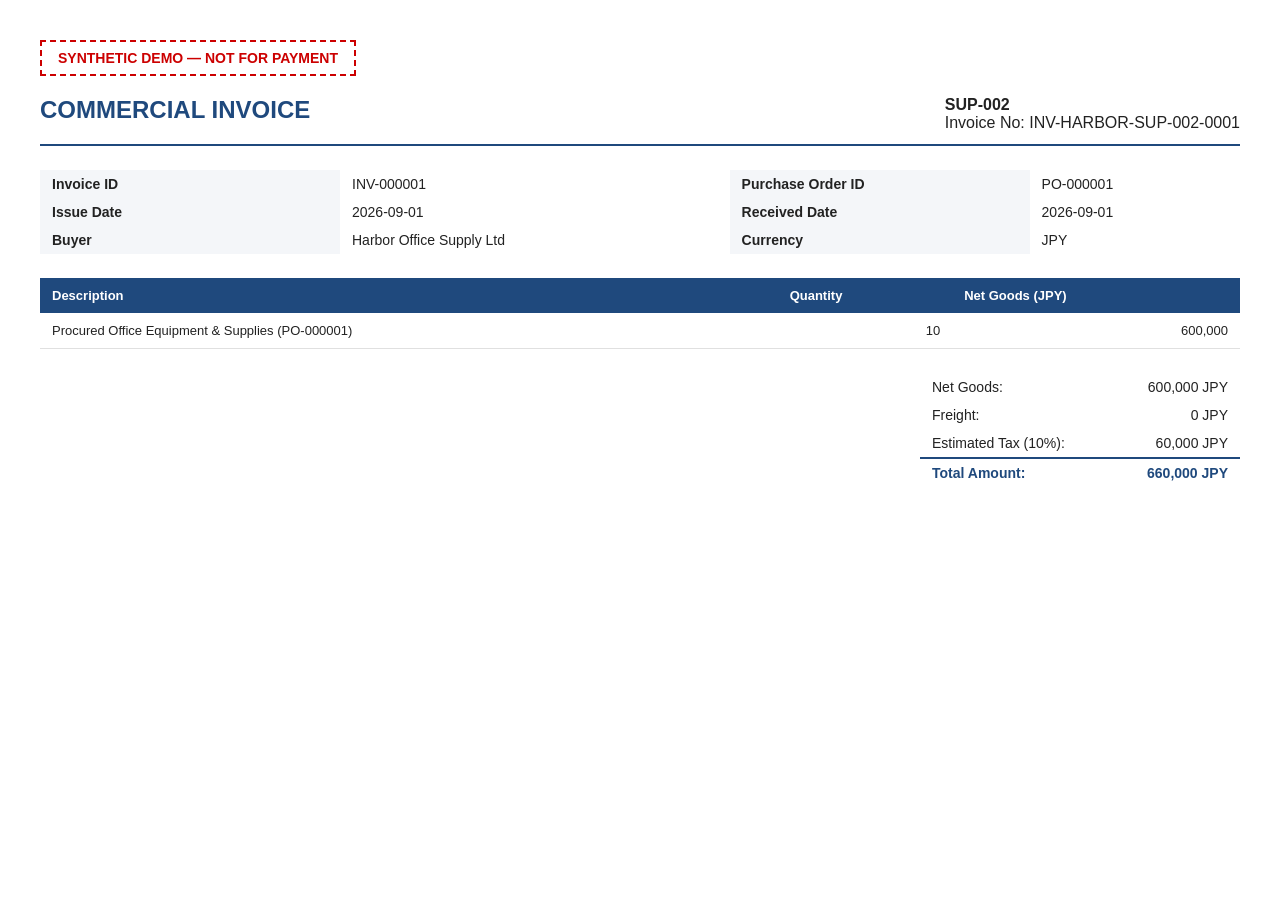
<file: ripple/_testdata/generated/bundles/harbor_demo/input/forms/invoices/INV-000001.html>
<!DOCTYPE html>
<html lang="en">
<head>
<meta charset="utf-8">
<title>Commercial Invoice - INV-000001</title>
<style>
  body { font-family: -apple-system, BlinkMacSystemFont, "Segoe UI", Roboto, Arial, sans-serif; margin: 40px; color: #222; }
  .watermark { color: #cc0000; font-weight: bold; font-size: 14px; text-transform: uppercase; border: 2px dashed #cc0000; padding: 8px 16px; display: inline-block; margin-bottom: 20px; }
  .header { display: flex; justify-content: space-between; border-bottom: 2px solid #1F497D; padding-bottom: 12px; margin-bottom: 24px; }
  .title { font-size: 24px; font-weight: bold; color: #1F497D; }
  .meta-table { width: 100%; border-collapse: collapse; margin-bottom: 24px; }
  .meta-table td { padding: 6px 12px; font-size: 14px; }
  .meta-label { font-weight: bold; width: 25%; background: #f4f6f9; }
  .items-table { width: 100%; border-collapse: collapse; margin-bottom: 24px; }
  .items-table th { background: #1F497D; color: #fff; text-align: left; padding: 10px 12px; font-size: 13px; }
  .items-table td { border-bottom: 1px solid #e0e0e0; padding: 10px 12px; font-size: 13px; }
  .text-right { text-align: right; }
  .totals { width: 320px; margin-left: auto; border-collapse: collapse; }
  .totals td { padding: 6px 12px; font-size: 14px; }
  .totals .grand-total { font-weight: bold; font-size: 16px; border-top: 2px solid #1F497D; color: #1F497D; }
</style>
</head>
<body>
  <div class="watermark">SYNTHETIC DEMO — NOT FOR PAYMENT</div>
  <div class="header">
    <div class="title">COMMERCIAL INVOICE</div>
    <div><strong>SUP-002</strong><br>Invoice No: INV-HARBOR-SUP-002-0001</div>
  </div>

  <table class="meta-table">
    <tr>
      <td class="meta-label">Invoice ID</td>
      <td>INV-000001</td>
      <td class="meta-label">Purchase Order ID</td>
      <td>PO-000001</td>
    </tr>
    <tr>
      <td class="meta-label">Issue Date</td>
      <td>2026-09-01</td>
      <td class="meta-label">Received Date</td>
      <td>2026-09-01</td>
    </tr>
    <tr>
      <td class="meta-label">Buyer</td>
      <td>Harbor Office Supply Ltd</td>
      <td class="meta-label">Currency</td>
      <td>JPY</td>
    </tr>
  </table>

  <table class="items-table">
    <thead>
      <tr>
        <th>Description</th>
        <th class="text-right">Quantity</th>
        <th class="text-right">Net Goods (JPY)</th>
      </tr>
    </thead>
    <tbody>
      <tr>
        <td>Procured Office Equipment & Supplies (PO-000001)</td>
        <td class="text-right">10</td>
        <td class="text-right">600,000</td>
      </tr>
    </tbody>
  </table>

  <table class="totals">
    <tr>
      <td>Net Goods:</td>
      <td class="text-right">600,000 JPY</td>
    </tr>
    <tr>
      <td>Freight:</td>
      <td class="text-right">0 JPY</td>
    </tr>
    <tr>
      <td>Estimated Tax (10%):</td>
      <td class="text-right">60,000 JPY</td>
    </tr>
    <tr class="grand-total">
      <td>Total Amount:</td>
      <td class="text-right">660,000 JPY</td>
    </tr>
  </table>
</body>
</html>
</file>
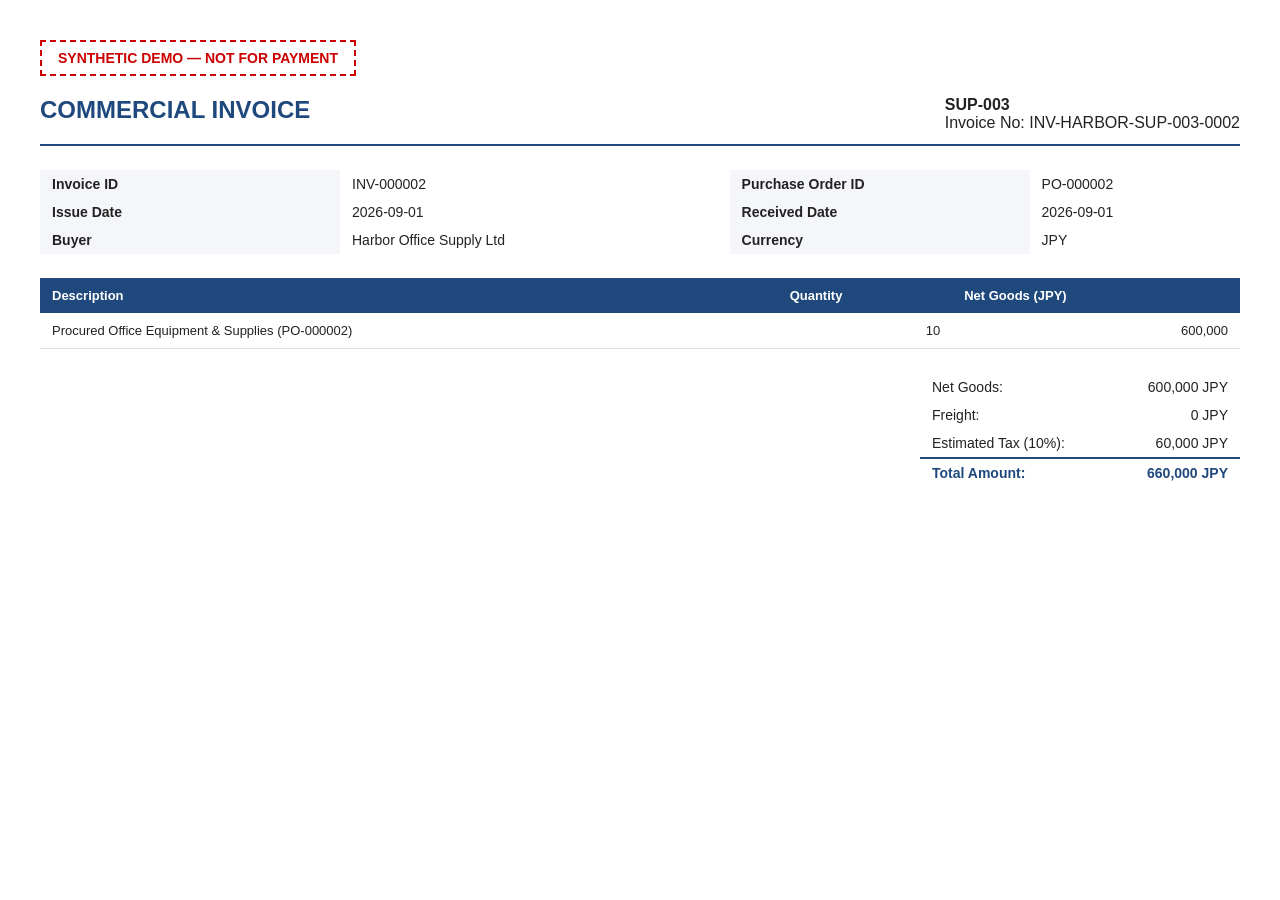
<file: ripple/_testdata/generated/bundles/harbor_demo/input/forms/invoices/INV-000002.html>
<!DOCTYPE html>
<html lang="en">
<head>
<meta charset="utf-8">
<title>Commercial Invoice - INV-000002</title>
<style>
  body { font-family: -apple-system, BlinkMacSystemFont, "Segoe UI", Roboto, Arial, sans-serif; margin: 40px; color: #222; }
  .watermark { color: #cc0000; font-weight: bold; font-size: 14px; text-transform: uppercase; border: 2px dashed #cc0000; padding: 8px 16px; display: inline-block; margin-bottom: 20px; }
  .header { display: flex; justify-content: space-between; border-bottom: 2px solid #1F497D; padding-bottom: 12px; margin-bottom: 24px; }
  .title { font-size: 24px; font-weight: bold; color: #1F497D; }
  .meta-table { width: 100%; border-collapse: collapse; margin-bottom: 24px; }
  .meta-table td { padding: 6px 12px; font-size: 14px; }
  .meta-label { font-weight: bold; width: 25%; background: #f4f6f9; }
  .items-table { width: 100%; border-collapse: collapse; margin-bottom: 24px; }
  .items-table th { background: #1F497D; color: #fff; text-align: left; padding: 10px 12px; font-size: 13px; }
  .items-table td { border-bottom: 1px solid #e0e0e0; padding: 10px 12px; font-size: 13px; }
  .text-right { text-align: right; }
  .totals { width: 320px; margin-left: auto; border-collapse: collapse; }
  .totals td { padding: 6px 12px; font-size: 14px; }
  .totals .grand-total { font-weight: bold; font-size: 16px; border-top: 2px solid #1F497D; color: #1F497D; }
</style>
</head>
<body>
  <div class="watermark">SYNTHETIC DEMO — NOT FOR PAYMENT</div>
  <div class="header">
    <div class="title">COMMERCIAL INVOICE</div>
    <div><strong>SUP-003</strong><br>Invoice No: INV-HARBOR-SUP-003-0002</div>
  </div>

  <table class="meta-table">
    <tr>
      <td class="meta-label">Invoice ID</td>
      <td>INV-000002</td>
      <td class="meta-label">Purchase Order ID</td>
      <td>PO-000002</td>
    </tr>
    <tr>
      <td class="meta-label">Issue Date</td>
      <td>2026-09-01</td>
      <td class="meta-label">Received Date</td>
      <td>2026-09-01</td>
    </tr>
    <tr>
      <td class="meta-label">Buyer</td>
      <td>Harbor Office Supply Ltd</td>
      <td class="meta-label">Currency</td>
      <td>JPY</td>
    </tr>
  </table>

  <table class="items-table">
    <thead>
      <tr>
        <th>Description</th>
        <th class="text-right">Quantity</th>
        <th class="text-right">Net Goods (JPY)</th>
      </tr>
    </thead>
    <tbody>
      <tr>
        <td>Procured Office Equipment & Supplies (PO-000002)</td>
        <td class="text-right">10</td>
        <td class="text-right">600,000</td>
      </tr>
    </tbody>
  </table>

  <table class="totals">
    <tr>
      <td>Net Goods:</td>
      <td class="text-right">600,000 JPY</td>
    </tr>
    <tr>
      <td>Freight:</td>
      <td class="text-right">0 JPY</td>
    </tr>
    <tr>
      <td>Estimated Tax (10%):</td>
      <td class="text-right">60,000 JPY</td>
    </tr>
    <tr class="grand-total">
      <td>Total Amount:</td>
      <td class="text-right">660,000 JPY</td>
    </tr>
  </table>
</body>
</html>
</file>
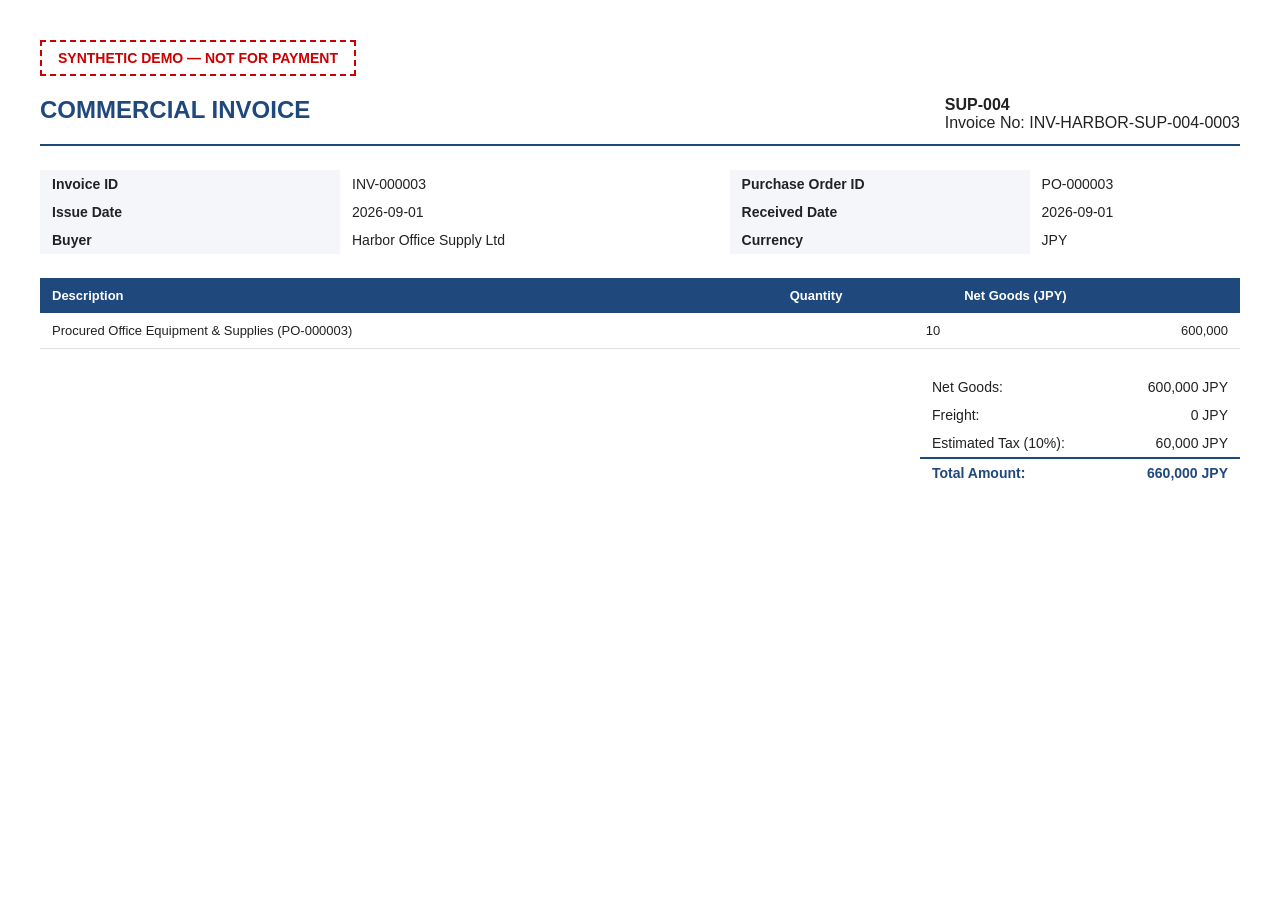
<file: ripple/_testdata/generated/bundles/harbor_demo/input/forms/invoices/INV-000003.html>
<!DOCTYPE html>
<html lang="en">
<head>
<meta charset="utf-8">
<title>Commercial Invoice - INV-000003</title>
<style>
  body { font-family: -apple-system, BlinkMacSystemFont, "Segoe UI", Roboto, Arial, sans-serif; margin: 40px; color: #222; }
  .watermark { color: #cc0000; font-weight: bold; font-size: 14px; text-transform: uppercase; border: 2px dashed #cc0000; padding: 8px 16px; display: inline-block; margin-bottom: 20px; }
  .header { display: flex; justify-content: space-between; border-bottom: 2px solid #1F497D; padding-bottom: 12px; margin-bottom: 24px; }
  .title { font-size: 24px; font-weight: bold; color: #1F497D; }
  .meta-table { width: 100%; border-collapse: collapse; margin-bottom: 24px; }
  .meta-table td { padding: 6px 12px; font-size: 14px; }
  .meta-label { font-weight: bold; width: 25%; background: #f4f6f9; }
  .items-table { width: 100%; border-collapse: collapse; margin-bottom: 24px; }
  .items-table th { background: #1F497D; color: #fff; text-align: left; padding: 10px 12px; font-size: 13px; }
  .items-table td { border-bottom: 1px solid #e0e0e0; padding: 10px 12px; font-size: 13px; }
  .text-right { text-align: right; }
  .totals { width: 320px; margin-left: auto; border-collapse: collapse; }
  .totals td { padding: 6px 12px; font-size: 14px; }
  .totals .grand-total { font-weight: bold; font-size: 16px; border-top: 2px solid #1F497D; color: #1F497D; }
</style>
</head>
<body>
  <div class="watermark">SYNTHETIC DEMO — NOT FOR PAYMENT</div>
  <div class="header">
    <div class="title">COMMERCIAL INVOICE</div>
    <div><strong>SUP-004</strong><br>Invoice No: INV-HARBOR-SUP-004-0003</div>
  </div>

  <table class="meta-table">
    <tr>
      <td class="meta-label">Invoice ID</td>
      <td>INV-000003</td>
      <td class="meta-label">Purchase Order ID</td>
      <td>PO-000003</td>
    </tr>
    <tr>
      <td class="meta-label">Issue Date</td>
      <td>2026-09-01</td>
      <td class="meta-label">Received Date</td>
      <td>2026-09-01</td>
    </tr>
    <tr>
      <td class="meta-label">Buyer</td>
      <td>Harbor Office Supply Ltd</td>
      <td class="meta-label">Currency</td>
      <td>JPY</td>
    </tr>
  </table>

  <table class="items-table">
    <thead>
      <tr>
        <th>Description</th>
        <th class="text-right">Quantity</th>
        <th class="text-right">Net Goods (JPY)</th>
      </tr>
    </thead>
    <tbody>
      <tr>
        <td>Procured Office Equipment & Supplies (PO-000003)</td>
        <td class="text-right">10</td>
        <td class="text-right">600,000</td>
      </tr>
    </tbody>
  </table>

  <table class="totals">
    <tr>
      <td>Net Goods:</td>
      <td class="text-right">600,000 JPY</td>
    </tr>
    <tr>
      <td>Freight:</td>
      <td class="text-right">0 JPY</td>
    </tr>
    <tr>
      <td>Estimated Tax (10%):</td>
      <td class="text-right">60,000 JPY</td>
    </tr>
    <tr class="grand-total">
      <td>Total Amount:</td>
      <td class="text-right">660,000 JPY</td>
    </tr>
  </table>
</body>
</html>
</file>
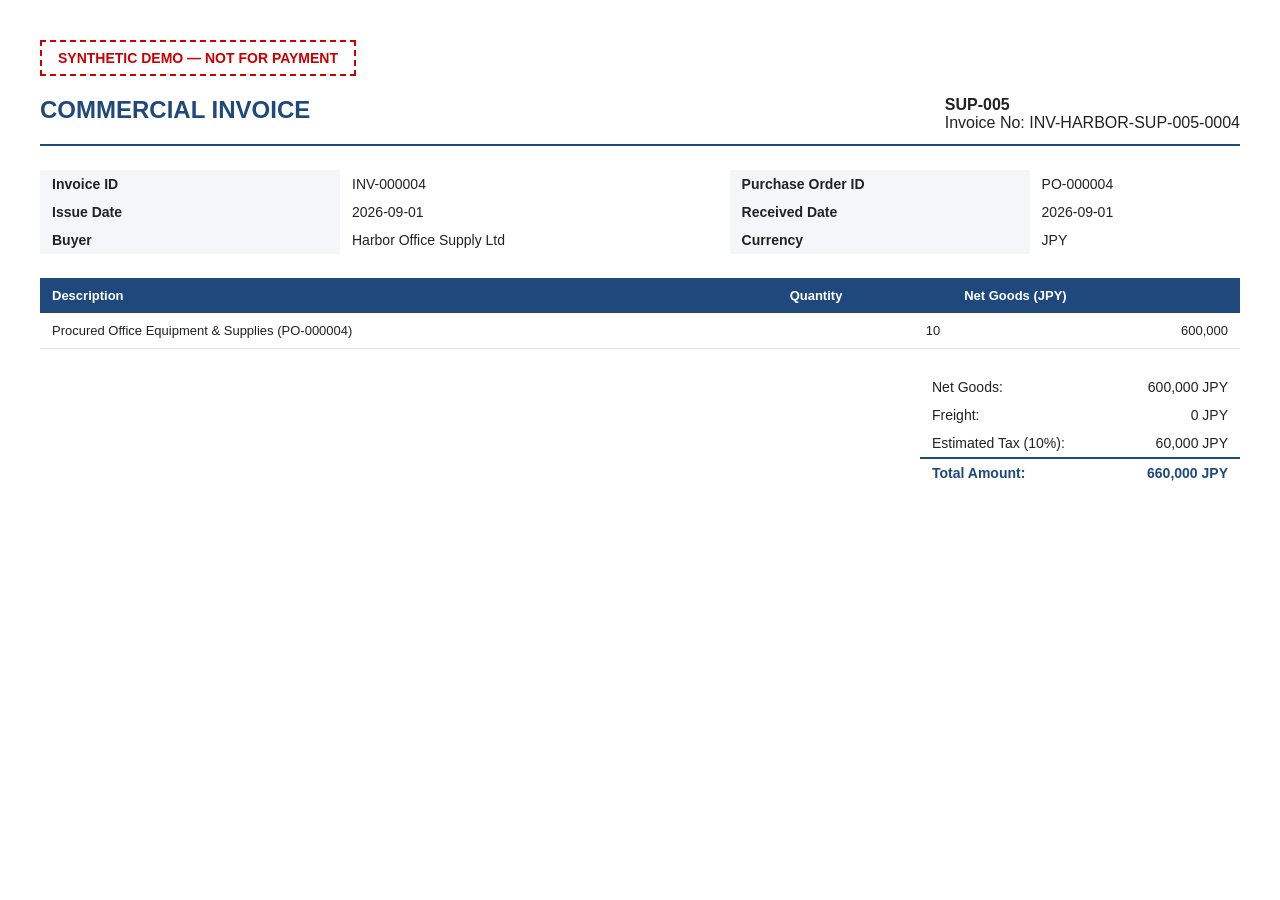
<file: ripple/_testdata/generated/bundles/harbor_demo/input/forms/invoices/INV-000004.html>
<!DOCTYPE html>
<html lang="en">
<head>
<meta charset="utf-8">
<title>Commercial Invoice - INV-000004</title>
<style>
  body { font-family: -apple-system, BlinkMacSystemFont, "Segoe UI", Roboto, Arial, sans-serif; margin: 40px; color: #222; }
  .watermark { color: #cc0000; font-weight: bold; font-size: 14px; text-transform: uppercase; border: 2px dashed #cc0000; padding: 8px 16px; display: inline-block; margin-bottom: 20px; }
  .header { display: flex; justify-content: space-between; border-bottom: 2px solid #1F497D; padding-bottom: 12px; margin-bottom: 24px; }
  .title { font-size: 24px; font-weight: bold; color: #1F497D; }
  .meta-table { width: 100%; border-collapse: collapse; margin-bottom: 24px; }
  .meta-table td { padding: 6px 12px; font-size: 14px; }
  .meta-label { font-weight: bold; width: 25%; background: #f4f6f9; }
  .items-table { width: 100%; border-collapse: collapse; margin-bottom: 24px; }
  .items-table th { background: #1F497D; color: #fff; text-align: left; padding: 10px 12px; font-size: 13px; }
  .items-table td { border-bottom: 1px solid #e0e0e0; padding: 10px 12px; font-size: 13px; }
  .text-right { text-align: right; }
  .totals { width: 320px; margin-left: auto; border-collapse: collapse; }
  .totals td { padding: 6px 12px; font-size: 14px; }
  .totals .grand-total { font-weight: bold; font-size: 16px; border-top: 2px solid #1F497D; color: #1F497D; }
</style>
</head>
<body>
  <div class="watermark">SYNTHETIC DEMO — NOT FOR PAYMENT</div>
  <div class="header">
    <div class="title">COMMERCIAL INVOICE</div>
    <div><strong>SUP-005</strong><br>Invoice No: INV-HARBOR-SUP-005-0004</div>
  </div>

  <table class="meta-table">
    <tr>
      <td class="meta-label">Invoice ID</td>
      <td>INV-000004</td>
      <td class="meta-label">Purchase Order ID</td>
      <td>PO-000004</td>
    </tr>
    <tr>
      <td class="meta-label">Issue Date</td>
      <td>2026-09-01</td>
      <td class="meta-label">Received Date</td>
      <td>2026-09-01</td>
    </tr>
    <tr>
      <td class="meta-label">Buyer</td>
      <td>Harbor Office Supply Ltd</td>
      <td class="meta-label">Currency</td>
      <td>JPY</td>
    </tr>
  </table>

  <table class="items-table">
    <thead>
      <tr>
        <th>Description</th>
        <th class="text-right">Quantity</th>
        <th class="text-right">Net Goods (JPY)</th>
      </tr>
    </thead>
    <tbody>
      <tr>
        <td>Procured Office Equipment & Supplies (PO-000004)</td>
        <td class="text-right">10</td>
        <td class="text-right">600,000</td>
      </tr>
    </tbody>
  </table>

  <table class="totals">
    <tr>
      <td>Net Goods:</td>
      <td class="text-right">600,000 JPY</td>
    </tr>
    <tr>
      <td>Freight:</td>
      <td class="text-right">0 JPY</td>
    </tr>
    <tr>
      <td>Estimated Tax (10%):</td>
      <td class="text-right">60,000 JPY</td>
    </tr>
    <tr class="grand-total">
      <td>Total Amount:</td>
      <td class="text-right">660,000 JPY</td>
    </tr>
  </table>
</body>
</html>
</file>
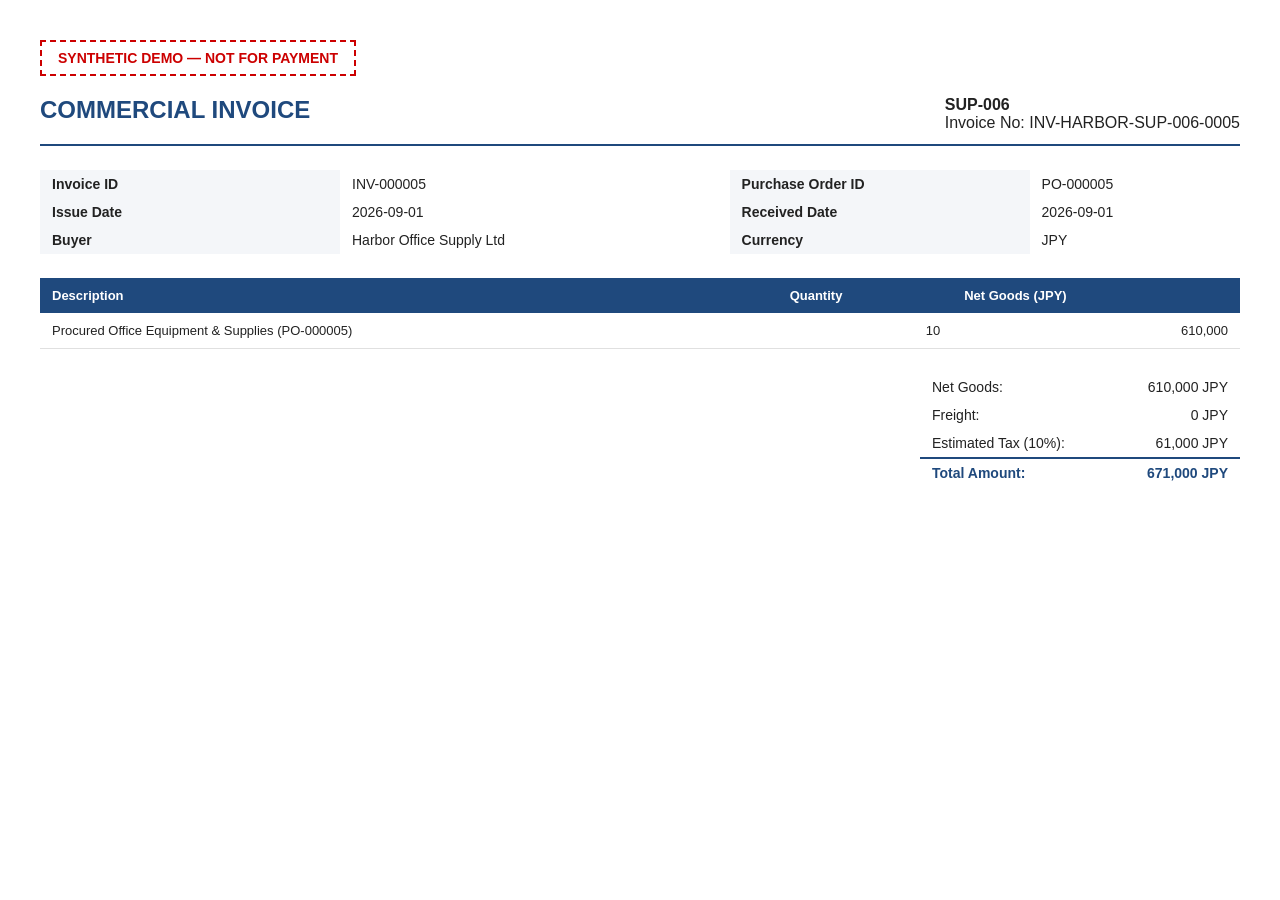
<file: ripple/_testdata/generated/bundles/harbor_demo/input/forms/invoices/INV-000005.html>
<!DOCTYPE html>
<html lang="en">
<head>
<meta charset="utf-8">
<title>Commercial Invoice - INV-000005</title>
<style>
  body { font-family: -apple-system, BlinkMacSystemFont, "Segoe UI", Roboto, Arial, sans-serif; margin: 40px; color: #222; }
  .watermark { color: #cc0000; font-weight: bold; font-size: 14px; text-transform: uppercase; border: 2px dashed #cc0000; padding: 8px 16px; display: inline-block; margin-bottom: 20px; }
  .header { display: flex; justify-content: space-between; border-bottom: 2px solid #1F497D; padding-bottom: 12px; margin-bottom: 24px; }
  .title { font-size: 24px; font-weight: bold; color: #1F497D; }
  .meta-table { width: 100%; border-collapse: collapse; margin-bottom: 24px; }
  .meta-table td { padding: 6px 12px; font-size: 14px; }
  .meta-label { font-weight: bold; width: 25%; background: #f4f6f9; }
  .items-table { width: 100%; border-collapse: collapse; margin-bottom: 24px; }
  .items-table th { background: #1F497D; color: #fff; text-align: left; padding: 10px 12px; font-size: 13px; }
  .items-table td { border-bottom: 1px solid #e0e0e0; padding: 10px 12px; font-size: 13px; }
  .text-right { text-align: right; }
  .totals { width: 320px; margin-left: auto; border-collapse: collapse; }
  .totals td { padding: 6px 12px; font-size: 14px; }
  .totals .grand-total { font-weight: bold; font-size: 16px; border-top: 2px solid #1F497D; color: #1F497D; }
</style>
</head>
<body>
  <div class="watermark">SYNTHETIC DEMO — NOT FOR PAYMENT</div>
  <div class="header">
    <div class="title">COMMERCIAL INVOICE</div>
    <div><strong>SUP-006</strong><br>Invoice No: INV-HARBOR-SUP-006-0005</div>
  </div>

  <table class="meta-table">
    <tr>
      <td class="meta-label">Invoice ID</td>
      <td>INV-000005</td>
      <td class="meta-label">Purchase Order ID</td>
      <td>PO-000005</td>
    </tr>
    <tr>
      <td class="meta-label">Issue Date</td>
      <td>2026-09-01</td>
      <td class="meta-label">Received Date</td>
      <td>2026-09-01</td>
    </tr>
    <tr>
      <td class="meta-label">Buyer</td>
      <td>Harbor Office Supply Ltd</td>
      <td class="meta-label">Currency</td>
      <td>JPY</td>
    </tr>
  </table>

  <table class="items-table">
    <thead>
      <tr>
        <th>Description</th>
        <th class="text-right">Quantity</th>
        <th class="text-right">Net Goods (JPY)</th>
      </tr>
    </thead>
    <tbody>
      <tr>
        <td>Procured Office Equipment & Supplies (PO-000005)</td>
        <td class="text-right">10</td>
        <td class="text-right">610,000</td>
      </tr>
    </tbody>
  </table>

  <table class="totals">
    <tr>
      <td>Net Goods:</td>
      <td class="text-right">610,000 JPY</td>
    </tr>
    <tr>
      <td>Freight:</td>
      <td class="text-right">0 JPY</td>
    </tr>
    <tr>
      <td>Estimated Tax (10%):</td>
      <td class="text-right">61,000 JPY</td>
    </tr>
    <tr class="grand-total">
      <td>Total Amount:</td>
      <td class="text-right">671,000 JPY</td>
    </tr>
  </table>
</body>
</html>
</file>
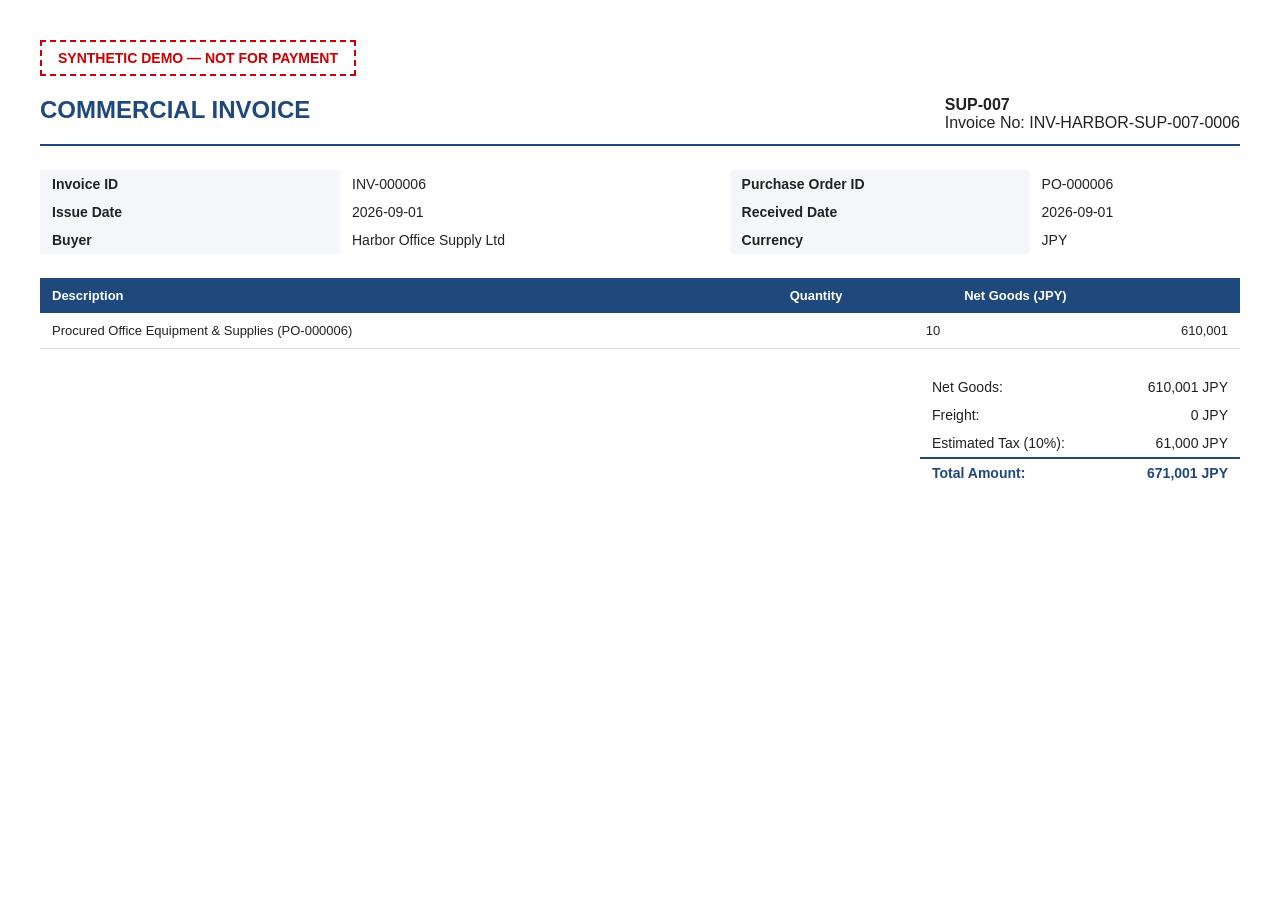
<file: ripple/_testdata/generated/bundles/harbor_demo/input/forms/invoices/INV-000006.html>
<!DOCTYPE html>
<html lang="en">
<head>
<meta charset="utf-8">
<title>Commercial Invoice - INV-000006</title>
<style>
  body { font-family: -apple-system, BlinkMacSystemFont, "Segoe UI", Roboto, Arial, sans-serif; margin: 40px; color: #222; }
  .watermark { color: #cc0000; font-weight: bold; font-size: 14px; text-transform: uppercase; border: 2px dashed #cc0000; padding: 8px 16px; display: inline-block; margin-bottom: 20px; }
  .header { display: flex; justify-content: space-between; border-bottom: 2px solid #1F497D; padding-bottom: 12px; margin-bottom: 24px; }
  .title { font-size: 24px; font-weight: bold; color: #1F497D; }
  .meta-table { width: 100%; border-collapse: collapse; margin-bottom: 24px; }
  .meta-table td { padding: 6px 12px; font-size: 14px; }
  .meta-label { font-weight: bold; width: 25%; background: #f4f6f9; }
  .items-table { width: 100%; border-collapse: collapse; margin-bottom: 24px; }
  .items-table th { background: #1F497D; color: #fff; text-align: left; padding: 10px 12px; font-size: 13px; }
  .items-table td { border-bottom: 1px solid #e0e0e0; padding: 10px 12px; font-size: 13px; }
  .text-right { text-align: right; }
  .totals { width: 320px; margin-left: auto; border-collapse: collapse; }
  .totals td { padding: 6px 12px; font-size: 14px; }
  .totals .grand-total { font-weight: bold; font-size: 16px; border-top: 2px solid #1F497D; color: #1F497D; }
</style>
</head>
<body>
  <div class="watermark">SYNTHETIC DEMO — NOT FOR PAYMENT</div>
  <div class="header">
    <div class="title">COMMERCIAL INVOICE</div>
    <div><strong>SUP-007</strong><br>Invoice No: INV-HARBOR-SUP-007-0006</div>
  </div>

  <table class="meta-table">
    <tr>
      <td class="meta-label">Invoice ID</td>
      <td>INV-000006</td>
      <td class="meta-label">Purchase Order ID</td>
      <td>PO-000006</td>
    </tr>
    <tr>
      <td class="meta-label">Issue Date</td>
      <td>2026-09-01</td>
      <td class="meta-label">Received Date</td>
      <td>2026-09-01</td>
    </tr>
    <tr>
      <td class="meta-label">Buyer</td>
      <td>Harbor Office Supply Ltd</td>
      <td class="meta-label">Currency</td>
      <td>JPY</td>
    </tr>
  </table>

  <table class="items-table">
    <thead>
      <tr>
        <th>Description</th>
        <th class="text-right">Quantity</th>
        <th class="text-right">Net Goods (JPY)</th>
      </tr>
    </thead>
    <tbody>
      <tr>
        <td>Procured Office Equipment & Supplies (PO-000006)</td>
        <td class="text-right">10</td>
        <td class="text-right">610,001</td>
      </tr>
    </tbody>
  </table>

  <table class="totals">
    <tr>
      <td>Net Goods:</td>
      <td class="text-right">610,001 JPY</td>
    </tr>
    <tr>
      <td>Freight:</td>
      <td class="text-right">0 JPY</td>
    </tr>
    <tr>
      <td>Estimated Tax (10%):</td>
      <td class="text-right">61,000 JPY</td>
    </tr>
    <tr class="grand-total">
      <td>Total Amount:</td>
      <td class="text-right">671,001 JPY</td>
    </tr>
  </table>
</body>
</html>
</file>
<file: site/judges/style.css>
:root{--fg:#111827;--bg:#fff;--mut:#374151;--line:#9ca3af;--link:#0b4fb3;--linkh:#08357d;--visited:#5b21b6;--active:#9f1239;--focus:#b45309;--card:#f9fafb}
@media (prefers-color-scheme:dark){:root{--fg:#f3f4f6;--bg:#111827;--mut:#d1d5db;--line:#6b7280;--link:#93c5fd;--linkh:#dbeafe;--visited:#c4b5fd;--active:#fda4af;--focus:#fcd34d;--card:#1f2937}svg.flow{background:#fff;border-radius:6px}}
*{box-sizing:border-box}body{margin:0;font:16px/1.6 system-ui,Segoe UI,Roboto,sans-serif;color:var(--fg);background:var(--bg)}
.skip{position:absolute;left:-999px}.skip:focus{left:8px;top:8px;background:var(--bg);color:var(--fg);padding:8px;z-index:9;outline:3px solid var(--focus)}
header{display:flex;flex-wrap:wrap;gap:12px 20px;align-items:center;padding:12px 16px;border-bottom:1px solid var(--line)}
nav{display:flex;flex-wrap:wrap;gap:4px 16px;flex:1}
nav a{color:var(--link);text-decoration:none;padding:4px 2px;border-bottom:2px solid transparent}nav a:visited{color:var(--link)}nav a:hover{color:var(--linkh);border-bottom-color:currentColor}nav a[aria-current=page]{color:var(--fg);font-weight:700;border-bottom-color:var(--fg)}
main a:not(.btn){color:var(--link);text-decoration:underline;text-decoration-thickness:1px;text-underline-offset:3px}main a:not(.btn):visited{color:var(--visited)}main a:not(.btn):hover{color:var(--linkh);text-decoration-thickness:3px}main a:not(.btn):active{color:var(--active)}
a:focus-visible,button:focus-visible,summary:focus-visible,.tw:focus-visible,blockquote:focus-visible{outline:3px solid var(--focus);outline-offset:2px;border-radius:3px}
.btn{display:inline-block;background:var(--link);color:var(--bg);padding:8px 14px;border-radius:6px;text-decoration:none;font-weight:600;border:2px solid var(--link)}.btn:visited{color:var(--bg)}.btn:hover{background:var(--linkh);border-color:var(--linkh)}.btn:active{background:var(--active);border-color:var(--active)}
.btn.off{background:transparent;color:var(--mut);border:1px dashed var(--line);font-weight:400;font-size:14px}.ext{font-weight:400;font-size:13px}
.cta-link{font-weight:700}
main{max-width:920px;margin:0 auto;padding:16px}h1{line-height:1.25}h2{margin-top:2em;border-bottom:1px solid var(--line);padding-bottom:4px}
.tw{overflow-x:auto;margin:12px 0}table{border-collapse:collapse;width:100%;font-size:14px}th,td{border:1px solid var(--line);padding:6px 8px;vertical-align:top;text-align:left;word-break:break-word}th{background:rgba(127,127,127,.15)}
code{background:rgba(127,127,127,.18);padding:1px 4px;border-radius:3px;word-break:break-word}pre{overflow-x:auto;padding:10px;background:rgba(127,127,127,.15);border-radius:6px}
blockquote{margin:12px 0;padding:8px 14px;border-left:4px solid var(--link);background:rgba(127,127,127,.12)}
figure{margin:16px 0}img,svg.flow{max-width:100%;height:auto}figcaption{color:var(--mut);font-size:14px}.shot img{border:1px solid var(--line);border-radius:6px}
.tag{display:inline-block;font-size:12px;font-weight:600;padding:0 8px;border-radius:10px;border:1px solid currentColor;white-space:nowrap;line-height:1.6}.t-judge{background:#dbeafe;color:#1e3a8a}.t-live{background:#d1fae5;color:#064e3b}.t-off{background:#ede9fe;color:#4c1d95}.t-nv{background:#fee2e2;color:#7f1d1d}.t-lim{background:#fef3c7;color:#78350f}.t-ai{background:#ffedd5;color:#7c2d12}
dl.summary,.card dl{display:grid;grid-template-columns:minmax(0,11rem) minmax(0,1fr);gap:6px 14px;margin:12px 0;padding:12px;border:1px solid var(--line);border-radius:8px;background:var(--card)}dl dt{font-weight:700}dl dd{margin:0}
@media (max-width:600px){dl.summary,.card dl{grid-template-columns:1fr}dl dt{margin-top:6px}}
.cards{display:grid;grid-template-columns:repeat(auto-fit,minmax(min(100%,22rem),1fr));gap:16px;margin:12px 0}.card{border:1px solid var(--line);border-radius:8px;padding:0 12px 8px;background:var(--card)}.card dl{border:0;padding:0;background:none}
ol.route{padding-left:1.2rem}ol.route li{margin:6px 0}
.panels{display:grid;grid-template-columns:repeat(auto-fit,minmax(min(100%,22rem),1fr));gap:14px;margin:12px 0}.panel{border:1px solid var(--line);border-radius:8px;padding:4px 12px 10px;background:var(--card)}.panel.wide{grid-column:1/-1}.panel h4{margin:8px 0}
.delta{font-size:1.3rem;font-weight:700}.delta .from{text-decoration:line-through}.delta .to{color:var(--link)}
table.bars td{position:relative;min-width:6rem}.bar{display:block;height:10px;border-radius:3px;margin-bottom:2px}.bar.b{background:#6b7280}.bar.a{background:#0b4fb3}.num{font-variant-numeric:tabular-nums}tr.chg th,tr.chg td{background:rgba(180,83,9,.15)}table.bars caption{caption-side:top;text-align:left;font-size:13px;color:var(--mut);padding-bottom:4px}
.stepbar{margin:12px 0 4px}button{font:inherit;padding:6px 12px;border:2px solid var(--link);border-radius:6px;background:transparent;color:var(--link);cursor:pointer}button:hover{background:var(--link);color:var(--bg)}button:active{background:var(--active);border-color:var(--active);color:var(--bg)}
.stepcard{border:1px solid var(--line);border-radius:8px;margin:10px 0;padding:0 14px 10px;background:var(--card)}.stepcard h3{margin:12px 0 6px;font-size:1.1rem}.strip{margin:4px 0 6px;display:flex;flex-wrap:wrap;gap:6px}ul.vis{margin:6px 0;padding-left:1.1rem}
.stepcard details{margin-top:6px;border-top:1px dashed var(--line);padding-top:6px}.stepcard summary{cursor:pointer;font-weight:700;padding:4px 0}
.reqbox blockquote{font-size:1.05rem;font-weight:600;user-select:all;word-break:break-word}.copystatus{font-weight:600}.hint{color:var(--mut);font-size:14px;margin-top:0}
footer{max-width:920px;margin:24px auto;padding:0 16px;color:var(--mut);font-size:14px}
@media (max-width:600px){body{font-size:15px}table{font-size:13px}}
.w0{width:0%}.w1{width:1%}.w2{width:2%}.w3{width:3%}.w4{width:4%}.w5{width:5%}.w6{width:6%}.w7{width:7%}.w8{width:8%}.w9{width:9%}.w10{width:10%}.w11{width:11%}.w12{width:12%}.w13{width:13%}.w14{width:14%}.w15{width:15%}.w16{width:16%}.w17{width:17%}.w18{width:18%}.w19{width:19%}.w20{width:20%}.w21{width:21%}.w22{width:22%}.w23{width:23%}.w24{width:24%}.w25{width:25%}.w26{width:26%}.w27{width:27%}.w28{width:28%}.w29{width:29%}.w30{width:30%}.w31{width:31%}.w32{width:32%}.w33{width:33%}.w34{width:34%}.w35{width:35%}.w36{width:36%}.w37{width:37%}.w38{width:38%}.w39{width:39%}.w40{width:40%}.w41{width:41%}.w42{width:42%}.w43{width:43%}.w44{width:44%}.w45{width:45%}.w46{width:46%}.w47{width:47%}.w48{width:48%}.w49{width:49%}.w50{width:50%}.w51{width:51%}.w52{width:52%}.w53{width:53%}.w54{width:54%}.w55{width:55%}.w56{width:56%}.w57{width:57%}.w58{width:58%}.w59{width:59%}.w60{width:60%}.w61{width:61%}.w62{width:62%}.w63{width:63%}.w64{width:64%}.w65{width:65%}.w66{width:66%}.w67{width:67%}.w68{width:68%}.w69{width:69%}.w70{width:70%}.w71{width:71%}.w72{width:72%}.w73{width:73%}.w74{width:74%}.w75{width:75%}.w76{width:76%}.w77{width:77%}.w78{width:78%}.w79{width:79%}.w80{width:80%}.w81{width:81%}.w82{width:82%}.w83{width:83%}.w84{width:84%}.w85{width:85%}.w86{width:86%}.w87{width:87%}.w88{width:88%}.w89{width:89%}.w90{width:90%}.w91{width:91%}.w92{width:92%}.w93{width:93%}.w94{width:94%}.w95{width:95%}.w96{width:96%}.w97{width:97%}.w98{width:98%}.w99{width:99%}.w100{width:100%}
</file>
